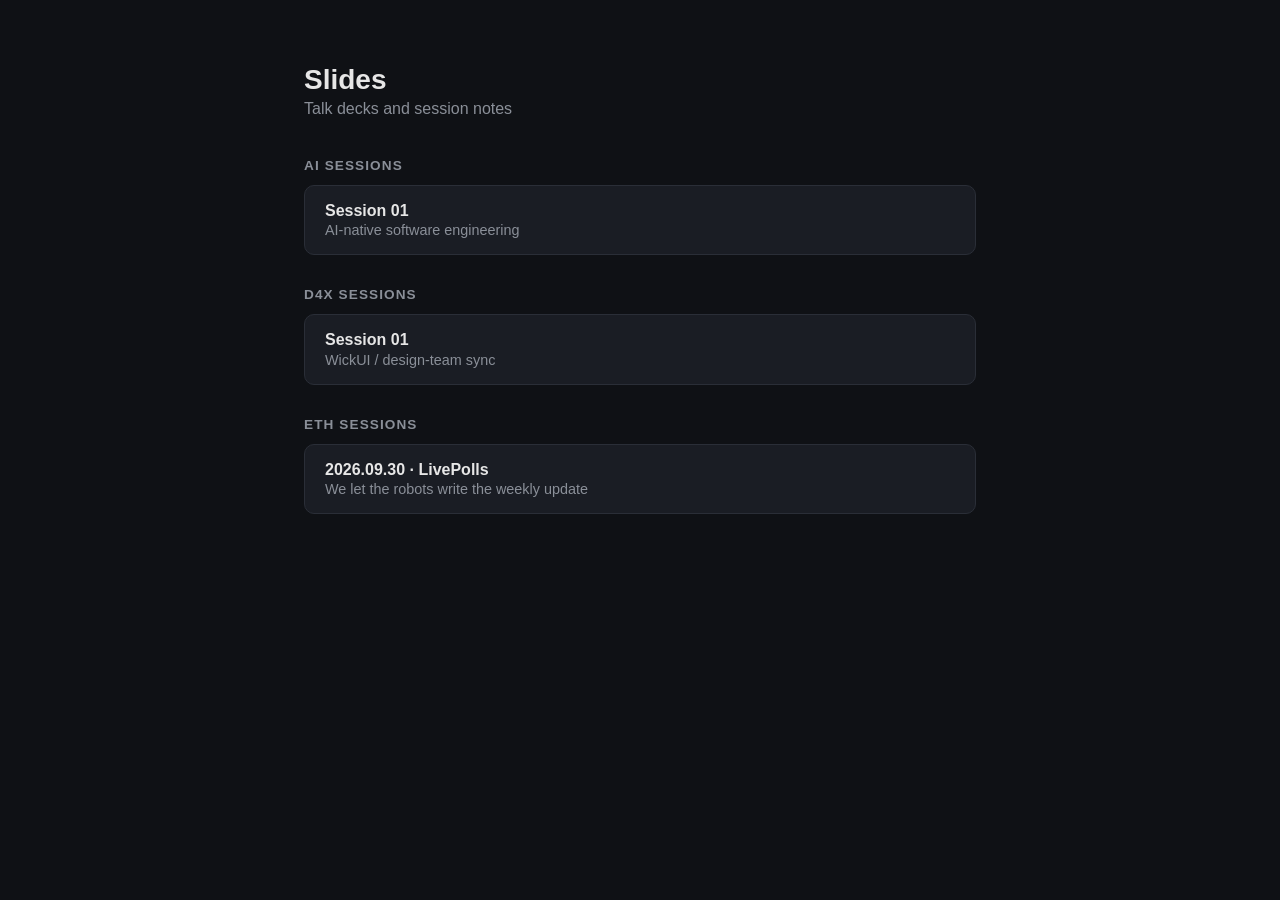
<file: index.html>
<!DOCTYPE html>
<html lang="en">
<head>
<meta charset="UTF-8">
<meta name="viewport" content="width=device-width, initial-scale=1">
<title>Slides</title>
<style>
  :root { color-scheme: dark; }
  * { box-sizing: border-box; }
  body {
    font-family: -apple-system, BlinkMacSystemFont, "Segoe UI", Roboto, sans-serif;
    max-width: 720px;
    margin: 0 auto;
    padding: 4rem 1.5rem;
    background: #0f1115;
    color: #e6e6e6;
  }
  h1 {
    font-size: 1.75rem;
    margin: 0 0 0.25rem;
  }
  p.subtitle {
    color: #8a8f98;
    margin: 0 0 2.5rem;
  }
  .group {
    margin-bottom: 2rem;
  }
  .group h2 {
    font-size: 0.85rem;
    text-transform: uppercase;
    letter-spacing: 0.08em;
    color: #8a8f98;
    margin: 0 0 0.75rem;
  }
  a.card {
    display: block;
    text-decoration: none;
    color: #e6e6e6;
    background: #1a1d24;
    border: 1px solid #2a2e37;
    border-radius: 10px;
    padding: 1rem 1.25rem;
    margin-bottom: 0.5rem;
    transition: border-color 0.15s, background 0.15s;
  }
  a.card:hover {
    border-color: #4a4f5c;
    background: #20242c;
  }
  a.card .title {
    font-weight: 600;
  }
  a.card .desc {
    color: #8a8f98;
    font-size: 0.9rem;
    margin-top: 0.15rem;
  }
</style>
</head>
<body>
<h1>Slides</h1>
<p class="subtitle">Talk decks and session notes</p>

<div class="group">
  <h2>AI Sessions</h2>
  <a class="card" href="ai_sessions/session_01.html">
    <div class="title">Session 01</div>
    <div class="desc">AI-native software engineering</div>
  </a>
</div>

<div class="group">
  <h2>D4X Sessions</h2>
  <a class="card" href="d4x_sessions/session_01.html">
    <div class="title">Session 01</div>
    <div class="desc">WickUI / design-team sync</div>
  </a>
</div>

<div class="group">
  <h2>ETH Sessions</h2>
  <a class="card" href="eth_sessions/2026.09.30/session.html">
    <div class="title">2026.09.30 · LivePolls</div>
    <div class="desc">We let the robots write the weekly update</div>
  </a>
</div>

</body>
</html>
</file>
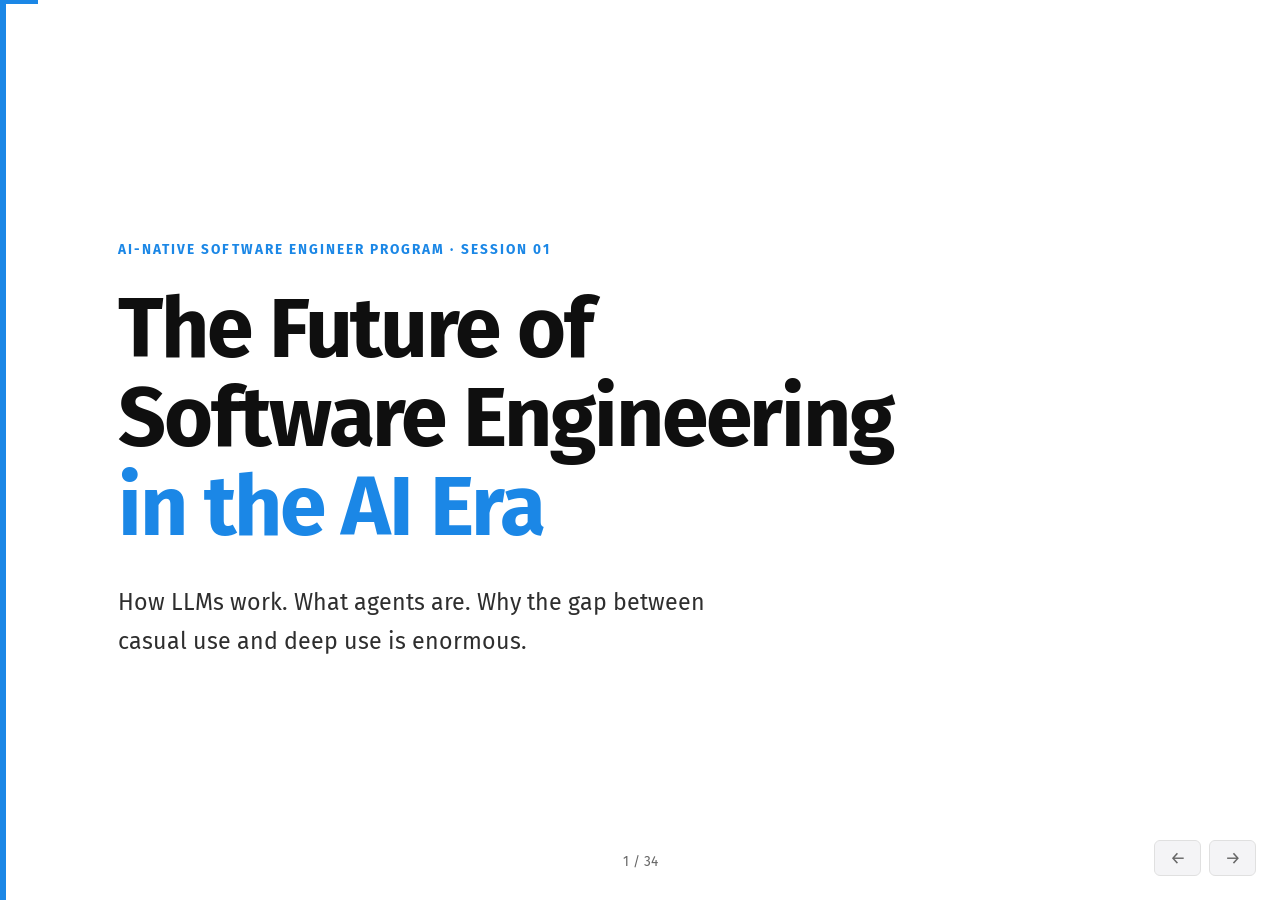
<file: ai_sessions/session_01.html>
<!DOCTYPE html>
<html lang="en">
<head>
  <meta charset="UTF-8" />
  <meta name="viewport" content="width=device-width, initial-scale=1.0" />
  <title>Session 01 — The Future of Software Engineering in the AI Era</title>
  <style>
  /* ============================================================
     Fonts
     ============================================================ */
  @import url('https://fonts.googleapis.com/css2?family=Fira+Sans:ital,wght@0,300;0,400;0,500;0,600;0,700;1,300;1,400;1,500&display=swap');

  /* ============================================================
     base.css  — colors, reset, layout, typography
     ============================================================ */
  :root {
    --wu-color-gray-lead: oklch(47.8% 0.0244 255);
    --wu-color-gray-subtle: oklch(68.9% 0 0);
    --wu-color-gray-switcher: oklch(37.1% 0 0);
    --wu-color-gray-notification: oklch(45% 0 0);
    --wu-color-gray-footer: oklch(71.5% 0 0);
    --wu-color-gray-40: oklch(88.2% 0 0);
    --wu-color-gray-25: oklch(93.1% 0 0);
    --wu-color-gray-20: oklch(0% 0 0 / 6%);
    --wu-color-gray-10: oklch(97% 0 0);
    --wu-color-blue-p: oklch(61.6% 0.1696 251.2);
    --wu-color-blue-p-hover: oklch(70.2% 0.1314 247.4);
    --wu-color-blue-p-hover-deep: oklch(49.5% 0.1695 256.4);
    --wu-color-blue-q: oklch(35.4% 0.1335 266.3);
    --wu-color-blue-deep: oklch(45.1% 0.1159 254.5);
    --wu-color-blue-soft: oklch(93.4% 0.0426 224.9);
    --wu-color-blue-focus: oklch(79.7% 0.0876 245.5);
    --wu-color-blue-sidebar: oklch(96.3% 0.012 259.8);
    --wu-color-blue-sidebar-hover: oklch(91.7% 0.0192 263);
    --wu-color-blue-switcher: oklch(22% 0.083 258.4);
    --wu-color-orange-deep: oklch(72.3% 0.1755 56.7);
    --wu-color-orange-soft: oklch(77.7% 0.1654 73.2);
    --wu-color-yellow-deep: oklch(54.7% 0.1213 66.6);
    --wu-color-yellow-soft: oklch(95% 0.0781 95.7);
    --wu-color-red-deep: oklch(53.1% 0.2178 29.2);
    --wu-color-red-soft: oklch(85.3% 0.0802 18.9);
    --wu-color-maroon: oklch(45.3% 0.186 29.2);
    --wu-color-maroon-hover: oklch(88.5% 0.0593 18.3);
    --wu-color-green-deep: oklch(49.9% 0.1603 139.9);
    --wu-color-green-soft: oklch(93.4% 0.0698 124.3);

    --slide-bg: #fff;
    --slide-text: var(--wu-color-gray-lead);
    --slide-text-subtle: var(--wu-color-gray-subtle);
    --slide-accent: var(--wu-color-blue-p);
    --slide-accent-deep: var(--wu-color-blue-deep);
    --slide-border: var(--wu-color-gray-40);
  }

  *, *::before, *::after { box-sizing: border-box; margin: 0; padding: 0; }

  html, body {
    height: 100%;
    font-family: 'Fira Sans', system-ui, sans-serif;
    font-size: 16px;
    font-weight: 400;
    line-height: 1.5;
    color: var(--slide-text);
    background: var(--slide-bg);
    -webkit-font-smoothing: antialiased;
  }

  .slides { width: 100vw; height: 100vh; overflow: hidden; position: relative; }

  .slide {
    position: absolute;
    inset: 0;
    display: flex;
    flex-direction: column;
    justify-content: center;
    align-items: center;
    padding: 4rem;
    opacity: 0;
    pointer-events: none;
    transition: opacity 0.35s ease;
  }
  .slide.active { opacity: 1; pointer-events: auto; }

  h1 { font-size: 3rem;    font-weight: 700; line-height: 1.15; }
  h2 { font-size: 2.25rem; font-weight: 600; line-height: 1.2;  }
  h3 { font-size: 1.75rem; font-weight: 600; line-height: 1.25; }
  h4 { font-size: 1.25rem; font-weight: 500; }
  p  { font-size: 1.125rem; font-weight: 400; color: var(--slide-text-subtle); }

  strong { font-weight: 600; }
  em     { font-style: italic; }

  .label {
    font-size: 0.75rem; font-weight: 500; letter-spacing: 0.08em;
    text-transform: uppercase; color: var(--slide-text-subtle);
  }

  .text-accent { color: var(--slide-accent); }
  .text-muted  { color: var(--slide-text-subtle); }
  .text-center { text-align: center; }

  .slide-nav {
    position: fixed; bottom: 1.5rem; right: 1.5rem;
    display: flex; gap: 0.5rem; z-index: 100;
  }
  .slide-nav button {
    font-family: inherit; font-size: 0.875rem; padding: 0.4rem 0.9rem;
    border: 1px solid var(--slide-border); border-radius: 6px;
    background: #fff; color: var(--slide-text); cursor: pointer;
    transition: background 0.15s ease, transform 0.15s ease;
  }
  .slide-nav button:hover { background: var(--wu-color-gray-10); }
  .slide-nav button:active { transform: scale(0.92); }

  .slide-counter {
    position: fixed; bottom: 1.75rem; left: 50%; transform: translateX(-50%);
    font-size: 0.8rem; color: var(--slide-text-subtle);
  }

  /* ============================================================
     session_01.css — slide styling
     ============================================================ */
  :root {
    --bg:      #ffffff;
    --fg:      #0f0f0f;
    --fg-sub:  #2e2e2e;
    --fg-muted:#666666;
    --border:  #e0e0e0;
    --surface: #f4f4f6;
    --accent:  var(--wu-color-blue-p);
  }

  body { background: var(--bg); color: var(--fg); }

  .slide { background: var(--bg); padding: 4.5rem 7rem; align-items: flex-start; justify-content: center; }
  .slide.center { align-items: center; text-align: center; }

  h1 { font-size: 5.25rem; font-weight: 700; color: var(--fg); line-height: 1.06; letter-spacing: -0.025em; }
  h2 { font-size: 3.75rem; font-weight: 600; color: var(--fg); line-height: 1.1;  letter-spacing: -0.015em; }
  p  { font-size: 1.45rem; color: var(--fg-sub); line-height: 1.65; }

  .kicker {
    font-size: 0.85rem; font-weight: 700; letter-spacing: 0.15em;
    text-transform: uppercase; color: var(--accent); margin-bottom: 1.5rem;
  }
  .accent { color: var(--accent); }

  .slide.title-slide { border-left: 6px solid var(--accent); }

  .slide.divider { background: var(--accent); }
  .slide.divider h2 { color: #fff; font-size: 3.75rem; }
  .slide.divider .sub { font-size: 1.35rem; color: oklch(100% 0 0 / 65%); margin-top: 0.75rem; }

  .phase-grid { display: grid; grid-template-columns: repeat(4, 1fr); gap: 0.85rem; width: 100%; margin-top: 2rem; }
  .phase-card { border: 1px solid var(--border); border-radius: 10px; padding: 1rem 1.25rem; background: var(--surface); }
  .phase-card .num { font-size: 0.72rem; font-weight: 700; letter-spacing: 0.1em; text-transform: uppercase; color: var(--fg-muted); margin-bottom: 0.3rem; }
  .phase-card .name { font-size: 1rem; font-weight: 500; color: var(--fg-sub); line-height: 1.3; }
  .phase-card.active { border-color: var(--accent); background: oklch(61.6% 0.1696 251.2 / 8%); }
  .phase-card.active .num  { color: var(--accent); }
  .phase-card.active .name { color: var(--fg); font-weight: 700; }

  .flow { display: flex; flex-direction: column; align-items: center; width: 100%; max-width: 680px; margin: 0 auto; }
  .flow-input { padding: 0.7rem 2.5rem; border: 3px solid var(--fg); border-radius: 12px; font-size: 1.5rem; font-weight: 700; color: var(--fg); }
  .flow-arrow { width: 2px; height: 24px; background: var(--border); position: relative; }
  .flow-arrow::after { content: ''; position: absolute; bottom: -6px; left: 50%; transform: translateX(-50%); border-left: 6px solid transparent; border-right: 6px solid transparent; border-top: 8px solid var(--border); }
  .flow-row { display: flex; align-items: center; gap: 1.25rem; width: 100%; padding: 0.5rem 0; }
  .flow-label { font-size: 1rem; font-weight: 700; color: var(--fg); width: 75px; flex-shrink: 0; }
  .flow-dash { flex: 1; border-top: 2px dashed var(--border); }
  .flow-chips { display: flex; gap: 0.65rem; }

  .chip { padding: 0.45rem 1.1rem; border-radius: 8px; font-size: 1.1rem; font-weight: 700; background: transparent; }
  .chip-blue  { border: 2.5px solid oklch(61.6% 0.1696 251.2); color: oklch(33% 0.13 254); }
  .chip-green { border: 2.5px solid oklch(49.9% 0.1603 139.9); color: oklch(31% 0.12 140); }
  .chip-red   { border: 2.5px solid oklch(53.1% 0.2178 29.2);  color: oklch(36% 0.19 29);  }
  .chip-orange{ border: 2.5px solid oklch(65%   0.16   50);    color: oklch(38% 0.15 50);  }

  .thinking { font-size: 1.15rem; font-style: italic; color: var(--fg-muted); }

  .token-compare { display: flex; flex-direction: column; gap: 1.5rem; margin-top: 2.25rem; }
  .token-line    { display: flex; align-items: center; gap: 1.25rem; }
  .token-count   { font-size: 1rem; font-weight: 700; color: var(--fg-muted); width: 90px; flex-shrink: 0; }

  .prob-list { display: flex; flex-direction: column; gap: 0.85rem; margin-top: 2.25rem; width: 100%; max-width: 600px; }
  .prob-row { display: flex; align-items: center; gap: 1.1rem; }
  .prob-label { font-size: 1.05rem; font-weight: 700; width: 110px; flex-shrink: 0; color: var(--fg); font-family: monospace; }
  .prob-bar-wrap { flex: 1; height: 28px; background: var(--surface); border-radius: 6px; overflow: hidden; border: 1px solid var(--border); }
  .prob-bar { height: 100%; background: oklch(61.6% 0.1696 251.2 / 25%); border-right: 2px solid var(--accent); display: flex; align-items: center; padding-left: 0.6rem; font-size: 0.82rem; font-weight: 700; color: var(--accent); }
  .prob-bar.top { background: oklch(61.6% 0.1696 251.2 / 45%); }

  .train-steps { display: flex; align-items: center; margin-top: 2.5rem; flex-wrap: wrap; }
  .train-step { display: flex; flex-direction: column; align-items: center; gap: 0.35rem; }
  .train-box { padding: 0.6rem 1.25rem; border: 2px solid var(--border); border-radius: 8px; font-size: 0.95rem; font-weight: 600; color: var(--fg-sub); background: var(--surface); white-space: nowrap; }
  .train-box.accent-box { border-color: var(--accent); color: var(--accent); background: oklch(61.6% 0.1696 251.2 / 6%); }
  .train-arrow { font-size: 1.4rem; color: var(--border); padding: 0 0.4rem; line-height: 1; align-self: center; }

  .rlhf-steps { display: flex; flex-direction: column; margin-top: 2rem; width: 100%; max-width: 620px; }
  .rlhf-row { display: flex; align-items: flex-start; gap: 1.25rem; padding: 0.85rem 1.25rem; border-bottom: 1px solid var(--border); background: var(--surface); }
  .rlhf-row:first-child { border-radius: 12px 12px 0 0; }
  .rlhf-row:last-child  { border-bottom: none; border-radius: 0 0 12px 12px; }
  .rlhf-num   { font-size: 0.72rem; font-weight: 700; color: var(--accent); width: 24px; flex-shrink: 0; padding-top: 0.15rem; }
  .rlhf-title { font-size: 1rem;    font-weight: 700; color: var(--fg); }
  .rlhf-desc  { font-size: 0.92rem; color: var(--fg-muted); margin-top: 0.2rem; }

  .terminal { background: #0e0e0e; border-radius: 12px; padding: 1.5rem 2rem; margin-top: 2.5rem; width: 100%; max-width: 640px; font-family: 'Fira Sans', monospace; }
  .terminal-bar { display: flex; gap: 0.5rem; margin-bottom: 1rem; }
  .terminal-dot { width: 12px; height: 12px; border-radius: 50%; }
  .terminal-dot:nth-child(1) { background: #ff5f57; }
  .terminal-dot:nth-child(2) { background: #febc2e; }
  .terminal-dot:nth-child(3) { background: #28c840; }
  .terminal-line   { font-size: 1.1rem; line-height: 1.8; color: #ccc; }
  .terminal-prompt { color: #528bff; }
  .terminal-cmd    { color: #efefef; }
  .terminal-cursor { display: inline-block; width: 2px; height: 1.2em; background: #528bff; animation: blink 1s step-end infinite; vertical-align: text-bottom; margin-left: 2px; }
  @keyframes blink { 50% { opacity: 0; } }

  .param-grid { display: grid; grid-template-columns: repeat(5, 1fr); gap: 0.5rem; margin-top: 2rem; width: 100%; max-width: 620px; }
  .param-cell { padding: 0.4rem 0.5rem; border-radius: 6px; background: var(--surface); border: 1px solid var(--border); font-size: 0.8rem; font-family: monospace; color: var(--fg-muted); text-align: center; }
  .param-cell.hot { border-color: var(--accent); color: var(--accent); background: oklch(61.6% 0.1696 251.2 / 8%); }

  .tool-loop { display: flex; flex-direction: column; margin-top: 2rem; width: 100%; max-width: 580px; }
  .loop-row { display: flex; align-items: center; gap: 1rem; padding: 0.75rem 1.25rem; border-bottom: 1px solid var(--border); background: var(--surface); }
  .loop-row:first-child { border-radius: 12px 12px 0 0; }
  .loop-row:last-child  { border-bottom: none; border-radius: 0 0 12px 12px; }
  .loop-icon  { font-size: 1.2rem; width: 28px; flex-shrink: 0; text-align: center; }
  .loop-text  { font-size: 1rem; color: var(--fg-sub); }
  .loop-text strong { color: var(--fg); font-weight: 700; }
  .loop-badge { margin-left: auto; font-size: 0.7rem; font-weight: 700; letter-spacing: 0.08em; text-transform: uppercase; color: var(--accent); border: 1px solid var(--accent); border-radius: 4px; padding: 0.15rem 0.5rem; }

  .thinking-block { width: 100%; max-width: 620px; margin-top: 2rem; }
  .thinking-inner { border: 1.5px dashed var(--border); border-radius: 10px; padding: 1rem 1.5rem; background: var(--surface); margin-bottom: 1rem; }
  .thinking-label { font-size: 0.72rem; font-weight: 700; letter-spacing: 0.1em; text-transform: uppercase; color: var(--fg-muted); margin-bottom: 0.5rem; }
  .thinking-text { font-size: 0.95rem; color: var(--fg-muted); font-style: italic; line-height: 1.5; }
  .answer-inner { border: 1.5px solid var(--accent); border-radius: 10px; padding: 1rem 1.5rem; background: oklch(61.6% 0.1696 251.2 / 5%); }
  .answer-label { font-size: 0.72rem; font-weight: 700; letter-spacing: 0.1em; text-transform: uppercase; color: var(--accent); margin-bottom: 0.5rem; }
  .answer-text { font-size: 1rem; color: var(--fg-sub); line-height: 1.5; }

  .attn-demo { display: flex; flex-direction: column; gap: 1.5rem; margin-top: 2.25rem; width: 100%; max-width: 640px; }
  .attn-sentence { display: flex; gap: 0.5rem; align-items: center; flex-wrap: wrap; }
  .attn-word { padding: 0.4rem 0.85rem; border-radius: 7px; font-size: 1.1rem; font-weight: 600; border: 2px solid var(--border); color: var(--fg-sub); background: var(--surface); }
  .attn-word.focus  { border-color: var(--accent); color: var(--accent); background: oklch(61.6% 0.1696 251.2 / 8%); }
  .attn-word.strong { border-color: oklch(49.9% 0.1603 139.9); color: oklch(31% 0.12 140); background: oklch(49.9% 0.1603 139.9 / 8%); }
  .attn-label { font-size: 0.8rem; color: var(--fg-muted); margin-left: 0.5rem; }

  .ctx-bar { width: 100%; max-width: 600px; height: 52px; border-radius: 10px; border: 2px solid var(--border); display: flex; overflow: hidden; margin: 2rem auto 0; }
  .ctx-used { width: 70%; background: oklch(61.6% 0.1696 251.2 / 15%); border-right: 2px dashed var(--accent); display: flex; align-items: center; justify-content: center; font-size: 0.85rem; font-weight: 700; color: var(--accent); letter-spacing: 0.06em; }
  .ctx-free { flex: 1; display: flex; align-items: center; justify-content: center; font-size: 0.85rem; color: var(--fg-muted); letter-spacing: 0.05em; }

  .harness-box { border: 1px solid var(--border); border-radius: 14px; overflow: hidden; margin-top: 2rem; width: 100%; max-width: 680px; }
  .layer { display: flex; align-items: flex-start; gap: 1.5rem; padding: 1rem 1.5rem; border-bottom: 1px solid var(--border); background: var(--surface); }
  .layer:last-child { border-bottom: none; }
  .layer-label { font-size: 0.72rem; font-weight: 700; letter-spacing: 0.1em; text-transform: uppercase; color: var(--accent); width: 140px; flex-shrink: 0; padding-top: 0.15rem; }
  .layer-desc { font-size: 1.05rem; color: var(--fg-sub); line-height: 1.55; }

  .tools-row { display: flex; gap: 1.1rem; margin-top: 2.25rem; flex-wrap: wrap; }
  .tool-chip { padding: 0.65rem 1.5rem; border-radius: 10px; border: 1.5px solid var(--border); font-size: 1.1rem; font-weight: 500; color: var(--fg-sub); background: var(--surface); }
  .tool-chip.highlight { border-color: var(--accent); color: var(--accent); background: oklch(61.6% 0.1696 251.2 / 6%); font-weight: 700; }

  .agenda { list-style: none; margin-top: 2.5rem; display: flex; flex-direction: column; width: 100%; }
  .agenda li { display: flex; align-items: flex-start; gap: 1.5rem; padding: 1.5rem 0; border-bottom: 1px solid var(--border); }
  .agenda li:last-child { border-bottom: none; }
  .ag-time  { font-size: 0.9rem;  font-weight: 700; color: var(--accent); width: 60px; flex-shrink: 0; padding-top: 0.2rem; }
  .ag-title { font-size: 1.2rem;  font-weight: 700; color: var(--fg); }
  .ag-desc  { font-size: 1rem;    color: var(--fg-muted); margin-top: 0.2rem; }

  .workflow-list { list-style: none; margin-top: 2.25rem; display: flex; flex-direction: column; gap: 1.25rem; }
  .workflow-list li { display: flex; align-items: baseline; gap: 1.25rem; }
  .wl-tool { font-size: 1.1rem; font-weight: 700; color: var(--accent); width: 120px; flex-shrink: 0; }
  .wl-desc { font-size: 1.1rem; color: var(--fg-sub); }

  /* Two-host stack comparison */
  .stacks { display: flex; gap: 3.5rem; width: 100%; margin-top: 1.75rem; }
  .stack { flex: 1; min-width: 0; }
  .stack-head { display: flex; align-items: baseline; gap: 0.7rem; margin-bottom: 1.1rem; padding-bottom: 0.6rem; border-bottom: 2px solid var(--border); }
  .stack-who { font-size: 1.5rem; font-weight: 700; color: var(--fg); }
  .stack-tag { font-size: 0.72rem; font-weight: 700; letter-spacing: 0.12em; text-transform: uppercase; color: var(--accent); }
  .stack ul { list-style: none; display: flex; flex-direction: column; gap: 0.85rem; }
  .stack .t { font-size: 1.05rem; font-weight: 700; color: var(--accent); display: flex; align-items: center; gap: 0.5rem; }
  .stack .d { font-size: 0.92rem; color: var(--fg-sub); line-height: 1.4; margin-top: 0.15rem; }
  .sec { font-size: 0.6rem; font-weight: 700; letter-spacing: 0.08em; text-transform: uppercase; padding: 0.1rem 0.45rem; border-radius: 4px; border: 1px solid var(--border); color: var(--fg-muted); background: var(--surface); }
  .sec-pri { color: var(--accent); border-color: var(--accent); background: oklch(61.6% 0.1696 251.2 / 8%); }

  .speakers-row { display: flex; gap: 5rem; margin-top: 3.5rem; align-items: flex-start; }
  .speaker { display: flex; flex-direction: column; align-items: center; gap: 1rem; }
  .speaker img { width: 160px; height: 160px; border-radius: 50%; object-fit: cover; object-position: center top; border: 3px solid var(--border); box-shadow: 0 6px 32px oklch(0% 0 0 / 10%); }
  .speaker-name { font-size: 1.15rem; font-weight: 700; color: var(--fg); }
  .speaker-role { font-size: 0.9rem;  color: var(--fg-muted); margin-top: -0.4rem; }

  .slide-nav button { background: var(--surface); color: var(--fg-muted); border-color: var(--border); font-size: 1.1rem; }
  .slide-nav button:hover { color: var(--fg); }
  .slide-counter { color: var(--fg-muted); font-size: 0.85rem; }

  /* ============================================================
     Animations — entrance reveals retrigger on .active
     ============================================================ */
  @media (prefers-reduced-motion: no-preference) {
    @keyframes riseIn   { from { opacity: 0; transform: translateY(28px); } to { opacity: 1; transform: none; } }
    @keyframes popIn    { from { opacity: 0; transform: scale(0.86); }      to { opacity: 1; transform: none; } }
    @keyframes slideInL { from { opacity: 0; transform: translateX(-24px); } to { opacity: 1; transform: none; } }
    @keyframes growBar  { from { transform: scaleX(0); }                    to { transform: scaleX(1); } }

    /* Headlines & body copy */
    .slide.active .kicker     { animation: riseIn 0.5s ease both; }
    .slide.active h1          { animation: riseIn 0.6s cubic-bezier(.2,.7,.2,1) 0.05s both; }
    .slide.active h2          { animation: riseIn 0.6s cubic-bezier(.2,.7,.2,1) 0.05s both; }
    .slide.active > p,
    .slide.active .flow,
    .slide.active .terminal,
    .slide.active .ctx-bar    { animation: riseIn 0.6s ease 0.15s both; }
    .slide.active > p ~ p     { animation-delay: 0.28s; }

    /* Divider slides */
    .slide.divider.active h2  { animation: popIn 0.55s cubic-bezier(.2,.8,.2,1) both; }
    .slide.divider.active .sub{ animation: riseIn 0.5s ease 0.2s both; }

    /* Staggered groups */
    .slide.active .phase-card { animation: popIn 0.5s ease both; }
    .slide.active .phase-card:nth-child(1){animation-delay:.10s} .slide.active .phase-card:nth-child(2){animation-delay:.16s}
    .slide.active .phase-card:nth-child(3){animation-delay:.22s} .slide.active .phase-card:nth-child(4){animation-delay:.28s}
    .slide.active .phase-card:nth-child(5){animation-delay:.34s} .slide.active .phase-card:nth-child(6){animation-delay:.40s}
    .slide.active .phase-card:nth-child(7){animation-delay:.46s} .slide.active .phase-card:nth-child(8){animation-delay:.52s}

    .slide.active .flow-chips .chip { animation: popIn 0.45s ease both; }
    .slide.active .flow-chips .chip:nth-child(1){animation-delay:.20s} .slide.active .flow-chips .chip:nth-child(2){animation-delay:.32s}
    .slide.active .flow-chips .chip:nth-child(3){animation-delay:.44s} .slide.active .flow-chips .chip:nth-child(4){animation-delay:.56s}
    .slide.active .flow-chips .chip:nth-child(5){animation-delay:.68s}

    .slide.active .param-cell { animation: popIn 0.4s ease both; }
    .slide.active .param-cell:nth-child(1){animation-delay:.05s}  .slide.active .param-cell:nth-child(2){animation-delay:.09s}
    .slide.active .param-cell:nth-child(3){animation-delay:.13s}  .slide.active .param-cell:nth-child(4){animation-delay:.17s}
    .slide.active .param-cell:nth-child(5){animation-delay:.21s}  .slide.active .param-cell:nth-child(6){animation-delay:.25s}
    .slide.active .param-cell:nth-child(7){animation-delay:.29s}  .slide.active .param-cell:nth-child(8){animation-delay:.33s}
    .slide.active .param-cell:nth-child(9){animation-delay:.37s}  .slide.active .param-cell:nth-child(10){animation-delay:.41s}
    .slide.active .param-cell:nth-child(11){animation-delay:.45s} .slide.active .param-cell:nth-child(12){animation-delay:.49s}
    .slide.active .param-cell:nth-child(13){animation-delay:.53s} .slide.active .param-cell:nth-child(14){animation-delay:.57s}
    .slide.active .param-cell:nth-child(15){animation-delay:.61s}

    .slide.active .rlhf-row,
    .slide.active .loop-row,
    .slide.active .layer,
    .slide.active .agenda li,
    .slide.active .workflow-list li,
    .slide.active .token-line { animation: slideInL 0.5s ease both; }
    .slide.active .rlhf-row:nth-child(1),.slide.active .loop-row:nth-child(1),.slide.active .layer:nth-child(1),.slide.active .agenda li:nth-child(1),.slide.active .workflow-list li:nth-child(1),.slide.active .token-line:nth-child(1){animation-delay:.15s}
    .slide.active .rlhf-row:nth-child(2),.slide.active .loop-row:nth-child(2),.slide.active .layer:nth-child(2),.slide.active .agenda li:nth-child(2),.slide.active .workflow-list li:nth-child(2),.slide.active .token-line:nth-child(2){animation-delay:.27s}
    .slide.active .rlhf-row:nth-child(3),.slide.active .loop-row:nth-child(3),.slide.active .layer:nth-child(3),.slide.active .agenda li:nth-child(3),.slide.active .workflow-list li:nth-child(3){animation-delay:.39s}
    .slide.active .rlhf-row:nth-child(4),.slide.active .loop-row:nth-child(4),.slide.active .layer:nth-child(4),.slide.active .workflow-list li:nth-child(4){animation-delay:.51s}

    .slide.active .attn-sentence { animation: riseIn 0.55s ease both; }
    .slide.active .attn-sentence:nth-child(1){animation-delay:.15s}
    .slide.active .attn-sentence:nth-child(2){animation-delay:.45s}

    .slide.active .speaker { animation: popIn 0.6s cubic-bezier(.2,.8,.2,1) both; }
    .slide.active .speaker:nth-child(2){animation-delay:.18s}

    .slide.active .tool-chip { animation: popIn 0.45s ease both; }
    .slide.active .tool-chip:nth-child(1){animation-delay:.1s} .slide.active .tool-chip:nth-child(2){animation-delay:.2s}
    .slide.active .tool-chip:nth-child(3){animation-delay:.3s} .slide.active .tool-chip:nth-child(4){animation-delay:.4s}

    .slide.active .train-step { animation: popIn 0.45s ease both; }
    .slide.active .train-step:nth-child(1){animation-delay:.1s} .slide.active .train-step:nth-child(3){animation-delay:.22s}
    .slide.active .train-step:nth-child(5){animation-delay:.34s} .slide.active .train-step:nth-child(7){animation-delay:.46s}
    .slide.active .train-step:nth-child(9){animation-delay:.58s}
    .slide.active .train-arrow { animation: popIn 0.4s ease both; }

    /* Probability bars grow from the left */
    .slide.active .prob-bar { transform-origin: left center; animation: growBar 0.7s cubic-bezier(.2,.8,.2,1) both; }
    .slide.active .prob-row:nth-child(1) .prob-bar{animation-delay:.2s} .slide.active .prob-row:nth-child(2) .prob-bar{animation-delay:.34s}
    .slide.active .prob-row:nth-child(3) .prob-bar{animation-delay:.48s} .slide.active .prob-row:nth-child(4) .prob-bar{animation-delay:.62s}

    .slide.active .thinking-inner { animation: riseIn 0.5s ease 0.15s both; }
    .slide.active .answer-inner   { animation: riseIn 0.5s ease 0.45s both; }

    .slide.active .stack { animation: riseIn 0.55s ease both; }
    .slide.active .stack:nth-child(1){ animation-delay: 0.10s; }
    .slide.active .stack:nth-child(2){ animation-delay: 0.24s; }
  }

  /* Top progress bar */
  .progress-bar { position: fixed; top: 0; left: 0; height: 4px; background: var(--accent); width: 0; z-index: 100; transition: width 0.35s cubic-bezier(.2,.8,.2,1); }

  /* Productivity Paradox slide */
  .paradox-wrap { display: flex; flex-direction: column; gap: 2rem; margin-top: 2.5rem; width: 100%; max-width: 720px; }
  .paradox-metrics { display: flex; gap: 2rem; }
  .paradox-metric { flex: 1; border: 1px solid var(--border); border-radius: 14px; padding: 1.5rem 1.75rem; background: var(--surface); display: flex; flex-direction: column; gap: 0.4rem; }
  .paradox-metric.dim { opacity: 0.95; }
  .paradox-metric.lit { border-color: var(--accent); background: oklch(61.6% 0.1696 251.2 / 6%); }
  .paradox-metric-label { font-size: 0.72rem; font-weight: 700; letter-spacing: 0.12em; text-transform: uppercase; color: var(--fg-muted); }
  .paradox-metric.lit .paradox-metric-label { color: var(--accent); }
  .paradox-metric-value { font-size: 3rem; font-weight: 700; color: var(--fg); letter-spacing: -0.03em; line-height: 1; }
  .paradox-metric.lit .paradox-metric-value { color: var(--accent); }
  .paradox-metric-sub { font-size: 0.88rem; color: var(--fg-muted); margin-top: 0.25rem; line-height: 1.4; }
  .paradox-pipeline { display: flex; align-items: stretch; gap: 0; width: 100%; }
  .paradox-step { flex: 1; display: flex; flex-direction: column; align-items: center; justify-content: center; gap: 0.2rem; padding: 0.55rem 0.5rem; border: 1.5px solid var(--border); border-radius: 8px; background: var(--surface); }
  .paradox-step.fast { border-color: var(--accent); background: oklch(61.6% 0.1696 251.2 / 8%); }
  .paradox-step-name { font-size: 0.8rem; font-weight: 700; color: var(--fg-muted); white-space: nowrap; }
  .paradox-step.fast .paradox-step-name { color: var(--accent); }
  .paradox-step-tag { font-size: 0.6rem; font-weight: 700; letter-spacing: 0.08em; text-transform: uppercase; color: var(--accent); background: oklch(61.6% 0.1696 251.2 / 18%); padding: 0.1rem 0.3rem; border-radius: 4px; }
  .paradox-step-slow { font-size: 0.6rem; font-weight: 700; letter-spacing: 0.08em; text-transform: uppercase; color: var(--fg-muted); }
  .paradox-arr { font-size: 0.9rem; color: var(--border); padding: 0 0.3rem; flex-shrink: 0; align-self: center; }
  .paradox-quote { font-size: 1.15rem; font-style: italic; color: var(--fg-muted); border-left: 3px solid var(--accent); padding-left: 1.1rem; line-height: 1.55; }

  @media (prefers-reduced-motion: no-preference) {
    .slide.active .paradox-metrics { animation: riseIn 0.55s ease 0.15s both; }
    .slide.active .paradox-pipeline { animation: riseIn 0.55s ease 0.38s both; }
    .slide.active .paradox-quote { animation: riseIn 0.5s ease 0.62s both; }
  }

  /* AI-native engineer flow slide */
  .eng-flow-wrap { display: flex; flex-direction: column; gap: 2.75rem; margin-top: 2.25rem; width: 100%; }
  .eng-row { display: flex; align-items: center; gap: 1.25rem; }
  .eng-row-label { font-size: 0.72rem; font-weight: 700; letter-spacing: 0.12em; text-transform: uppercase; color: var(--fg-muted); width: 80px; flex-shrink: 0; line-height: 1.4; }
  .eng-row-label.is-native { color: var(--accent); }
  .eng-pipeline { display: flex; align-items: stretch; flex: 1; gap: 0; }
  .eng-step { display: flex; flex-direction: column; align-items: center; gap: 0.2rem; padding: 0.55rem 0.75rem; border: 2px solid var(--border); border-radius: 10px; flex: 1; background: var(--surface); }
  .eng-step.dim { opacity: 0.35; }
  .eng-step.lit { border-color: var(--accent); background: oklch(61.6% 0.1696 251.2 / 8%); }
  .eng-step.native { border-color: var(--accent); background: oklch(61.6% 0.1696 251.2 / 7%); }
  .eng-step-badge { font-size: 0.6rem; font-weight: 700; letter-spacing: 0.1em; text-transform: uppercase; color: var(--accent); background: oklch(61.6% 0.1696 251.2 / 18%); padding: 0.1rem 0.35rem; border-radius: 4px; margin-bottom: 0.15rem; }
  .eng-step-name { font-size: 0.88rem; font-weight: 700; color: var(--fg); white-space: nowrap; }
  .eng-step.dim .eng-step-name { color: var(--fg-muted); }
  .eng-step-hint { font-size: 0.68rem; color: var(--fg-muted); text-align: center; line-height: 1.3; margin-top: 0.15rem; }
  .eng-arr { font-size: 1rem; color: var(--border); padding: 0 0.35rem; flex-shrink: 0; align-self: center; }
  .eng-arr.is-native { color: var(--accent); opacity: 0.5; }

  @media (prefers-reduced-motion: no-preference) {
    .slide.active .eng-row { animation: riseIn 0.55s ease both; }
    .slide.active .eng-row:nth-child(1) { animation-delay: 0.15s; }
    .slide.active .eng-row:nth-child(2) { animation-delay: 0.42s; }
  }
  </style>
</head>
<body>

<div class="slides">

  <!-- 01 · TITLE -->
  <div class="slide title-slide active">
    <div class="kicker">AI-Native Software Engineer Program · Session 01</div>
    <h1>The Future of<br>Software Engineering<br><span class="accent">in the AI Era</span></h1>
    <p style="margin-top: 2rem; max-width: 620px;">How LLMs work. What agents are. Why the gap between casual use and deep use is enormous.</p>
  </div>

  <!-- 02 · SPEAKERS -->
  <div class="slide center">
    <div class="kicker">Your hosts</div>
    <div class="speakers-row">
      <div class="speaker">
        <img src="sifat.png" alt="Salauddin Omar Sifat" />
        <div class="speaker-name">Salauddin Omar Sifat</div>
        <div class="speaker-role">Sr. Software Engineer · C-Fat</div>
      </div>
      <div class="speaker">
        <img src="anik.png" alt="Khairul Anik" />
        <div class="speaker-name">Khairul Anik</div>
        <div class="speaker-role">Software Engineer · Frontend</div>
      </div>
    </div>
  </div>

  <!-- 03 · THE "BUT" SLIDE -->
  <div class="slide">
    <div class="kicker">Let's be honest</div>
    <h2>You've tried it.<br>It was <span class="accent">fine.</span></h2>
    <p style="margin-top: 2rem; max-width: 620px;">You've pasted an error into ChatGPT. You've used Copilot autocomplete. It helped sometimes. It hallucinated sometimes. You moved on.</p>
    <p style="margin-top: 1.1rem; max-width: 620px;">That experience is not what we're here to talk about.</p>
  </div>

  <!-- 04 · THESIS -->
  <div class="slide center">
    <h1 style="max-width: 820px; margin: 0 auto;">The engineers who <span class="accent">understand</span> this will outpace those who don't.</h1>
    <p style="margin-top: 2rem; max-width: 600px;">Not because AI replaces them. Because they move differently.</p>
  </div>

  <!-- 05 · PRODUCTIVITY PARADOX -->
  <div class="slide">
    <div class="kicker">The productivity illusion</div>
    <h2>Coding faster ≠ <span class="accent">shipping faster.</span></h2>
    <div class="paradox-wrap">

      <div class="paradox-metrics">
        <div class="paradox-metric lit">
          <div class="paradox-metric-label">Coding speed</div>
          <div class="paradox-metric-value">↑↑</div>
          <div class="paradox-metric-sub">AI autocomplete, generation, and refactoring feel genuinely fast.</div>
        </div>
        <div class="paradox-metric dim">
          <div class="paradox-metric-label">Delivery speed</div>
          <div class="paradox-metric-value">1.1×</div>
          <div class="paradox-metric-sub">PRD, Spec, Tests, and Review are still done manually — they're the bottleneck.</div>
        </div>
      </div>

      <div class="paradox-pipeline">
        <div class="paradox-step"><div class="paradox-step-name">PRD / Proto</div><div class="paradox-step-slow">manual</div></div>
        <div class="paradox-arr">→</div>
        <div class="paradox-step"><div class="paradox-step-name">Plan</div><div class="paradox-step-slow">manual</div></div>
        <div class="paradox-arr">→</div>
        <div class="paradox-step"><div class="paradox-step-name">Spec</div><div class="paradox-step-slow">manual</div></div>
        <div class="paradox-arr">→</div>
        <div class="paradox-step"><div class="paradox-step-name">Tests</div><div class="paradox-step-slow">manual</div></div>
        <div class="paradox-arr">→</div>
        <div class="paradox-step fast"><div class="paradox-step-tag">AI</div><div class="paradox-step-name">Code</div></div>
        <div class="paradox-arr">→</div>
        <div class="paradox-step"><div class="paradox-step-name">Review</div><div class="paradox-step-slow">manual</div></div>
      </div>

      <div class="paradox-quote">"An hour lost at a bottleneck is an hour lost for the entire system." — Eliyahu Goldratt</div>
    </div>
  </div>

  <!-- 06 · AI-NATIVE ENGINEER -->
  <div class="slide">
    <div class="kicker">What makes an AI-native engineer</div>
    <h2>Most focus only on <span class="accent">Code.</span></h2>
    <div class="eng-flow-wrap">

      <!-- Row 1: Typical engineer -->
      <div class="eng-row">
        <div class="eng-row-label">Typical</div>
        <div class="eng-pipeline">
          <div class="eng-step dim"><div class="eng-step-name">PRD / Proto</div></div>
          <div class="eng-arr">→</div>
          <div class="eng-step dim"><div class="eng-step-name">Plan</div></div>
          <div class="eng-arr">→</div>
          <div class="eng-step dim"><div class="eng-step-name">Spec</div></div>
          <div class="eng-arr">→</div>
          <div class="eng-step dim"><div class="eng-step-name">Tests</div></div>
          <div class="eng-arr">→</div>
          <div class="eng-step lit">
            <div class="eng-step-badge">AI used here</div>
            <div class="eng-step-name">Code</div>
          </div>
          <div class="eng-arr">→</div>
          <div class="eng-step dim"><div class="eng-step-name">Review</div></div>
        </div>
      </div>

      <!-- Row 2: AI-native engineer -->
      <div class="eng-row">
        <div class="eng-row-label is-native">AI-native</div>
        <div class="eng-pipeline">
          <div class="eng-step native">
            <div class="eng-step-badge">AI</div>
            <div class="eng-step-name">PRD / Proto</div>
            <div class="eng-step-hint">Draft scope, surface gaps early</div>
          </div>
          <div class="eng-arr is-native">→</div>
          <div class="eng-step native">
            <div class="eng-step-badge">AI</div>
            <div class="eng-step-name">Plan</div>
            <div class="eng-step-hint">Explore approaches, spot risks</div>
          </div>
          <div class="eng-arr is-native">→</div>
          <div class="eng-step native">
            <div class="eng-step-badge">AI</div>
            <div class="eng-step-name">Spec</div>
            <div class="eng-step-hint">Edge cases, contracts, ambiguity</div>
          </div>
          <div class="eng-arr is-native">→</div>
          <div class="eng-step native">
            <div class="eng-step-badge">AI</div>
            <div class="eng-step-name">Tests</div>
            <div class="eng-step-hint">Generate cases before writing code</div>
          </div>
          <div class="eng-arr is-native">→</div>
          <div class="eng-step native">
            <div class="eng-step-badge">AI</div>
            <div class="eng-step-name">Code</div>
            <div class="eng-step-hint">Implement with full context</div>
          </div>
          <div class="eng-arr is-native">→</div>
          <div class="eng-step native">
            <div class="eng-step-badge">AI</div>
            <div class="eng-step-name">Review</div>
            <div class="eng-step-hint">Catch bugs, refactor, document</div>
          </div>
        </div>
      </div>

    </div>
    <p style="margin-top: 2rem; max-width: 700px;">Better spec &rarr; better code. Better plan &rarr; fewer rewrites. The leverage compounds at every step.</p>
  </div>

  <!-- 06 · ROADMAP (was 05) -->
  <div class="slide">
    <div class="kicker">The Program · Beta</div>
    <h2>8 Phases. <span class="accent">36 Sessions.</span></h2>
    <div class="phase-grid">
      <div class="phase-card active"><div class="num">Phase 1 · Today</div><div class="name">AI Mindset &amp; Foundations</div></div>
      <div class="phase-card"><div class="num">Phase 2</div><div class="name">AI-Powered Development</div></div>
      <div class="phase-card"><div class="num">Phase 3</div><div class="name">AI-Powered Learning</div></div>
      <div class="phase-card"><div class="num">Phase 4</div><div class="name">Building AI Applications</div></div>
      <div class="phase-card"><div class="num">Phase 5</div><div class="name">AI in Engineering Teams</div></div>
      <div class="phase-card"><div class="num">Phase 6</div><div class="name">Production AI Engineering</div></div>
      <div class="phase-card"><div class="num">Phase 7</div><div class="name">AI Leadership</div></div>
      <div class="phase-card"><div class="num">Phase 8</div><div class="name">Future Trends</div></div>
    </div>
  </div>

  <!-- 06 · TODAY -->
  <div class="slide">
    <div class="kicker">Today's session</div>
    <h2>What we'll cover</h2>
    <ul class="agenda">
      <li>
        <span class="ag-time">20 min</span>
        <div>
          <div class="ag-title">How LLMs Actually Work</div>
          <div class="ag-desc">Tokens, context windows, vocabulary — what that means for you as an engineer</div>
        </div>
      </li>
      <li>
        <span class="ag-time">15 min</span>
        <div>
          <div class="ag-title">What an Agent Harness Is</div>
          <div class="ag-desc">The scaffolding that turns a raw model into a thinking partner</div>
        </div>
      </li>
      <li>
        <span class="ag-time">5 min</span>
        <div>
          <div class="ag-title">A Glimpse of a Real AI-Native Workflow</div>
          <div class="ag-desc">Not a tutorial — just enough to make you curious</div>
        </div>
      </li>
    </ul>
  </div>

  <!-- 07 OPEN CLI -->
  <div class="slide">
    <div class="kicker">The Journey Begins</div>
    <h2>You open a CLI.<br>You type <span class="accent">a message.</span></h2>
    <div class="terminal">
      <div class="terminal-bar">
        <div class="terminal-dot"></div>
        <div class="terminal-dot"></div>
        <div class="terminal-dot"></div>
      </div>
      <div class="terminal-line"><span class="terminal-prompt">~/projects/api $</span> <span class="terminal-cmd">pi</span></div>
      <div class="terminal-line" style="margin-top:0.5rem; color:#888;">▶ Why is this function returning null?</div>
      <div class="terminal-line" style="color:#444;">▸ <span class="terminal-cursor"></span></div>
    </div>
    <p style="margin-top: 2rem; max-width: 620px;">Simple enough. But between that keystroke and the answer, something remarkable happens. Let&rsquo;s follow it.</p>
  </div>

  <!-- 08 TOKENS = CURRENCY -->
  <div class="slide center">
    <div class="kicker">Step 1 &middot; Tokenize</div>
    <h1>Tokens are the<br><span class="accent">currency</span> of LLMs.</h1>
    <p style="margin-top: 2rem; max-width: 600px;">Not words. Not characters. Subword chunks &mdash; the unit of cost, memory, and everything the model processes.</p>
  </div>

  <!-- 09 SPLIT -->
  <div class="slide center">
    <div class="kicker">Step 1 &middot; Tokenize</div>
    <h2>Your text is <span class="accent">split</span><br>into chunks.</h2>
    <div style="margin-top: 2.25rem;">
      <div class="flow">
        <div class="flow-input">&ldquo;Why is this null?&rdquo;</div>
        <div class="flow-arrow"></div>
        <div class="flow-row">
          <span class="flow-label">Split</span>
          <span class="flow-dash"></span>
          <div class="flow-chips">
            <span class="chip chip-blue">&ldquo;Why&rdquo;</span>
            <span class="chip chip-green">&ldquo; is&rdquo;</span>
            <span class="chip chip-blue">&ldquo; this&rdquo;</span>
            <span class="chip chip-red">&ldquo; null&rdquo;</span>
            <span class="chip chip-green">&ldquo;?&rdquo;</span>
          </div>
        </div>
      </div>
    </div>
    <p style="margin-top: 1.75rem;">Not words. Not characters. Subwords &mdash; from the model&rsquo;s trained vocabulary of ~100k pieces.</p>
  </div>

  <!-- 10 ENCODE -->
  <div class="slide center">
    <div class="kicker">Step 1 &middot; Tokenize</div>
    <h2>Each chunk becomes<br><span class="accent">a number.</span></h2>
    <div style="margin-top: 2rem;">
      <div class="flow">
        <div class="flow-input">&ldquo;Why is this null?&rdquo;</div>
        <div class="flow-arrow"></div>
        <div class="flow-row">
          <span class="flow-label">Split</span><span class="flow-dash"></span>
          <div class="flow-chips">
            <span class="chip chip-blue">&ldquo;Why&rdquo;</span>
            <span class="chip chip-green">&ldquo; is&rdquo;</span>
            <span class="chip chip-blue">&ldquo; this&rdquo;</span>
            <span class="chip chip-red">&ldquo; null&rdquo;</span>
            <span class="chip chip-green">&ldquo;?&rdquo;</span>
          </div>
        </div>
        <div class="flow-arrow"></div>
        <div class="flow-row">
          <span class="flow-label">Encode</span><span class="flow-dash"></span>
          <div class="flow-chips">
            <span class="chip chip-blue">10445</span>
            <span class="chip chip-green">374</span>
            <span class="chip chip-blue">420</span>
            <span class="chip chip-red">1202</span>
            <span class="chip chip-green">30</span>
          </div>
        </div>
      </div>
    </div>
    <p style="margin-top: 1.75rem;">The model only ever sees integers. Text is gone from this point forward.</p>
  </div>

  <!-- 11 VOCABULARY -->
  <div class="slide">
    <div class="kicker">Step 1 &middot; Tokenize</div>
    <h2>Every model has its<br>own <span class="accent">vocabulary.</span></h2>
    <p style="margin-top: 2rem; max-width: 660px;">Claude, GPT-4, Gemini &mdash; same text, different token IDs. Each trained with its own dictionary. &ldquo;null&rdquo; might be token 1202 in one model and 4498 in another.</p>
    <p style="margin-top: 1.1rem; max-width: 660px;">Larger vocabulary = bigger chunks = fewer tokens = cheaper and faster.</p>
    <p style="margin-top: 1.1rem; max-width: 660px; font-weight: 700; color: var(--fg);">This is why costs differ between providers even for identical prompts.</p>
  </div>

  <!-- 12 COMMON VS RARE -->
  <div class="slide">
    <div class="kicker">Step 1 &middot; Tokenize</div>
    <h2>Common is <span class="accent">cheap.</span><br>Rare is expensive.</h2>
    <div class="token-compare">
      <div class="token-line">
        <div class="flow-chips"><span class="chip chip-green">function</span></div>
        <span class="token-count">1 token</span>
        <span style="font-size: 1rem; color: var(--fg-muted);">&#8212; seen millions of times in training</span>
      </div>
      <div class="token-line">
        <div class="flow-chips">
          <span class="chip chip-red">fr</span>
          <span class="chip chip-red">aj</span>
          <span class="chip chip-red">b</span>
          <span class="chip chip-red">ous</span>
        </div>
        <span class="token-count">4 tokens</span>
        <span style="font-size: 1rem; color: var(--fg-muted);">&#8212; Lewis Carroll invented it</span>
      </div>
    </div>
    <p style="margin-top: 2rem; max-width: 660px;">JavaScript costs less than an obscure DSL. Your internal variable names cost more than plain English.</p>
  </div>

  <!-- 13 WHAT IS A PARAMETER -->
  <div class="slide">
    <div class="kicker">Step 2 &middot; Into the LLM</div>
    <h2>What is a <span class="accent">parameter?</span></h2>
    <div class="param-grid">
      <div class="param-cell">0.3721</div>
      <div class="param-cell">-1.2048</div>
      <div class="param-cell hot">0.8837</div>
      <div class="param-cell">-0.4920</div>
      <div class="param-cell">0.1739</div>
      <div class="param-cell">-0.9283</div>
      <div class="param-cell">0.7182</div>
      <div class="param-cell hot">-0.3847</div>
      <div class="param-cell">0.2948</div>
      <div class="param-cell">-0.6612</div>
      <div class="param-cell">0.5523</div>
      <div class="param-cell">-0.1047</div>
      <div class="param-cell hot">0.9913</div>
      <div class="param-cell">-0.7734</div>
      <div class="param-cell">0.4401</div>
    </div>
    <p style="margin-top: 1.75rem; max-width: 660px;">A parameter is a single floating-point number. A frontier model has hundreds of billions of them &mdash; GPT-4 is <em>reported</em> at ~1.8 <strong>trillion</strong>. They are the model&rsquo;s entire knowledge &mdash; every fact, grammar rule, coding pattern &mdash; encoded as numbers.</p>
    <p style="margin-top: 1rem; max-width: 660px; font-weight: 700; color: var(--fg);">Prompting never changes them. They are frozen after training.</p>
  </div>

  <!-- 14 TRAINING -->
  <div class="slide">
    <div class="kicker">Step 2 &middot; Into the LLM</div>
    <h2>It read the internet.<br>And learned from<br><span class="accent">every mistake.</span></h2>
    <div class="train-steps">
      <div class="train-step"><div class="train-box">Trillions of tokens</div></div>
      <span class="train-arrow">&rarr;</span>
      <div class="train-step"><div class="train-box">Predict next token</div></div>
      <span class="train-arrow">&rarr;</span>
      <div class="train-step"><div class="train-box accent-box">Measure error</div></div>
      <span class="train-arrow">&rarr;</span>
      <div class="train-step"><div class="train-box">Nudge every parameter</div></div>
      <span class="train-arrow">&rarr;</span>
      <div class="train-step"><div class="train-box">Repeat</div></div>
    </div>
    <p style="margin-top: 2rem; max-width: 640px;"><strong>Backpropagation.</strong> Each of those 1.8 trillion numbers gets nudged a tiny amount after every wrong prediction. After 10 trillion examples, the model knows essentially everything it will ever know.</p>
  </div>

  <!-- 15 RLHF -->
  <div class="slide">
    <div class="kicker">Step 2 &middot; Into the LLM</div>
    <h2>Then humans<br><span class="accent">rated its answers.</span></h2>
    <div class="rlhf-steps">
      <div class="rlhf-row">
        <div class="rlhf-num">01</div>
        <div>
          <div class="rlhf-title">Supervised Fine-Tuning</div>
          <div class="rlhf-desc">Human contractors wrote ideal Q&amp;A examples. Model trained on those. Now it behaves like an assistant, not a text autocomplete.</div>
        </div>
      </div>
      <div class="rlhf-row">
        <div class="rlhf-num">02</div>
        <div>
          <div class="rlhf-title">Reward Model</div>
          <div class="rlhf-desc">Humans ranked multiple responses to the same prompt. A separate model learned to predict which answer humans prefer.</div>
        </div>
      </div>
      <div class="rlhf-row">
        <div class="rlhf-num">03</div>
        <div>
          <div class="rlhf-title">Reinforcement Learning</div>
          <div class="rlhf-desc">The LLM was adjusted to maximise the reward score. Helpful, honest, safe &mdash; not because programmed, because humans rated those higher.</div>
        </div>
      </div>
    </div>
  </div>

  <!-- 16 ATTENTION -->
  <div class="slide">
    <div class="kicker">Step 2 &middot; Into the LLM</div>
    <h2>Every token looks at<br><span class="accent">every other token.</span></h2>
    <div class="attn-demo">
      <div class="attn-sentence">
        <span class="attn-word">I</span>
        <span class="attn-word">deposited</span>
        <span class="attn-word strong">money</span>
        <span class="attn-word">at</span>
        <span class="attn-word">the</span>
        <span class="attn-word focus">bank</span>
        <span class="attn-label">&larr; financial institution</span>
      </div>
      <div class="attn-sentence">
        <span class="attn-word">I</span>
        <span class="attn-word">sat</span>
        <span class="attn-word">by</span>
        <span class="attn-word">the</span>
        <span class="attn-word strong">river</span>
        <span class="attn-word focus">bank</span>
        <span class="attn-label">&larr; riverbank</span>
      </div>
    </div>
    <p style="margin-top: 1.75rem; max-width: 640px;">Same word. Completely different meaning. <strong>Attention</strong> lets every token update its meaning based on surrounding context. This is the core mechanism of the transformer.</p>
  </div>

  <!-- 17 EMERGENT -->
  <div class="slide center">
    <div class="kicker">Step 2 &middot; Into the LLM</div>
    <h1>Nobody programmed<br><span class="accent">reasoning.</span><br>It appeared.</h1>
    <p style="margin-top: 2rem; max-width: 640px;">At scale, the model began to reason, write code, translate languages, solve maths &mdash; none explicitly trained. Emergent behaviour from one objective: predict the next token.</p>
  </div>

  <!-- 18 PROBABILISTIC -->
  <div class="slide center">
    <div class="kicker">Step 2 &middot; Into the LLM</div>
    <h2>The output is a<br><span class="accent">probability distribution.</span></h2>
    <div class="prob-list">
      <div class="prob-row">
        <span class="prob-label">&ldquo;because&rdquo;</span>
        <div class="prob-bar-wrap"><div class="prob-bar top" style="width:58%">58%</div></div>
      </div>
      <div class="prob-row">
        <span class="prob-label">&ldquo;due&rdquo;</span>
        <div class="prob-bar-wrap"><div class="prob-bar" style="width:24%">24%</div></div>
      </div>
      <div class="prob-row">
        <span class="prob-label">&ldquo;since&rdquo;</span>
        <div class="prob-bar-wrap"><div class="prob-bar" style="width:11%">11%</div></div>
      </div>
      <div class="prob-row">
        <span class="prob-label">&ldquo;as&rdquo;</span>
        <div class="prob-bar-wrap"><div class="prob-bar" style="width:7%">7%</div></div>
      </div>
    </div>
    <p style="margin-top: 1.75rem; color: var(--fg-muted);">Given: &ldquo;This returns null &hellip;&rdquo; &mdash; every word is a bet on the most likely next token</p>
  </div>

  <!-- 19 TOOL CALL + LOOP -->
  <div class="slide">
    <div class="kicker">Step 3 &middot; Tool Call &amp; Loop</div>
    <h2>Sometimes the model<br>needs to <span class="accent">do something.</span></h2>
    <div class="tool-loop">
      <div class="loop-row">
        <span class="loop-icon">&#x1F4AC;</span>
        <span class="loop-text"><strong>Model decides</strong> it needs to read a file to answer</span>
        <span class="loop-badge">tool call</span>
      </div>
      <div class="loop-row">
        <span class="loop-icon">&#x2699;&#xFE0F;</span>
        <span class="loop-text"><strong>Harness executes</strong> &mdash; reads the file, runs bash, searches the web</span>
        <span class="loop-badge">execute</span>
      </div>
      <div class="loop-row">
        <span class="loop-icon">&#x21A9;&#xFE0F;</span>
        <span class="loop-text"><strong>Result injected</strong> back into the context window</span>
        <span class="loop-badge">inject</span>
      </div>
      <div class="loop-row">
        <span class="loop-icon">&#x1F501;</span>
        <span class="loop-text"><strong>Model runs again</strong> with new information &mdash; repeats until done</span>
        <span class="loop-badge">loop</span>
      </div>
    </div>
    <p style="margin-top: 1.75rem; max-width: 640px;">A raw API call does this once. An agent does this as many times as the task requires.</p>
  </div>

  <!-- 20 THINKING -->
  <div class="slide">
    <div class="kicker">Step 4 &middot; Thinking</div>
    <h2>Before answering,<br>it <span class="accent">thinks.</span></h2>
    <div class="thinking-block">
      <div class="thinking-inner">
        <div class="thinking-label">Internal reasoning (hidden tokens)</div>
        <div class="thinking-text">&ldquo;The function signature shows it returns a User object. Line 47 calls getUser() without a null check. If the database returns no record, getUser() returns null. The caller dereferences it directly. That&rsquo;s the crash site.&rdquo;</div>
      </div>
      <div class="answer-inner">
        <div class="answer-label">Visible response</div>
        <div class="answer-text">&ldquo;The null comes from getUser() on line 47. Add a null check before dereferencing or use optional chaining.&rdquo;</div>
      </div>
    </div>
    <p style="margin-top: 1.75rem; max-width: 620px;">&ldquo;Think step by step&rdquo; works because it activates token patterns associated with correct reasoning in the training data. The model has seen billions of examples of step-by-step reasoning leading to right answers.</p>
  </div>

  <!-- 21 CONTEXT -->
  <div class="slide center">
    <div class="kicker">Step 5 &middot; Context</div>
    <h1>Fixed window.<br><span class="accent">Everything</span><br>competes for space.</h1>
    <div class="ctx-bar">
      <div class="ctx-used">System prompt + history + tools + files</div>
      <div class="ctx-free">&larr; thinking room</div>
    </div>
    <p style="margin-top: 1.75rem; max-width: 640px;">Weights are what the model <em>knows</em>. Context is what it&rsquo;s <em>looking at</em> right now. When the window fills, early context falls off silently &mdash; the model isn&rsquo;t forgetting, it never had access to begin with.</p>
  </div>

  <!-- 22 TOKEN DISCIPLINE -->
  <div class="slide">
    <div class="kicker">Step 5 &middot; Context</div>
    <h2>Every token in your prompt<br>is a token <span class="accent">taken from thinking.</span></h2>
    <p style="margin-top: 2rem; max-width: 660px;">Bloated system prompts. Full files when only 10 lines matter. Long conversation history nobody trimmed. All of it eats the window.</p>
    <p style="margin-top: 1.1rem; max-width: 660px;">The best prompts are the shortest ones that still communicate everything necessary. Not style &mdash; engineering.</p>
  </div>

  <!-- 23 PONYTAIL/CAVEMAN -->
  <div class="slide">
    <div class="kicker">Step 5 &middot; Context</div>
    <h2>Engineer the model&rsquo;s<br><span class="accent">behaviour</span> through the prompt.</h2>
    <div class="harness-box">
      <div class="layer">
        <div class="layer-label">Ponytail Mode</div>
        <div class="layer-desc">Write the minimum code that works. No scaffolding, no speculative abstractions. Stop at the first rung that holds.</div>
      </div>
      <div class="layer">
        <div class="layer-label">Caveman Mode</div>
        <div class="layer-desc">Terse prose. Short sentences. Answer first, explain only if asked. No padding, no preamble.</div>
      </div>
    </div>
    <p style="margin-top: 1.75rem;">Less in &rarr; more room to think &rarr; better output. Every time.</p>
  </div>

  <!-- 24 OUTPUT -->
  <div class="slide center">
    <div class="kicker">Step 6 &middot; Output</div>
    <h2>Token IDs.<br><span class="accent">Decoded</span> back to text.<br>One at a time.</h2>
    <div style="margin-top: 2rem;">
      <div class="flow">
        <div class="flow-row">
          <span class="flow-label">Output</span><span class="flow-dash"></span>
          <div class="flow-chips">
            <span class="chip chip-orange">2028</span>
            <span class="chip chip-orange">2523</span>
            <span class="chip chip-orange">374</span>
            <span class="chip chip-orange">1202</span>
          </div>
        </div>
        <div class="flow-arrow"></div>
        <div class="flow-row">
          <span class="flow-label">Decode</span><span class="flow-dash"></span>
          <div class="flow-chips">
            <span class="chip chip-green">&ldquo;The&rdquo;</span>
            <span class="chip chip-green">&ldquo; issue&rdquo;</span>
            <span class="chip chip-green">&ldquo; is&rdquo;</span>
            <span class="chip chip-green">&ldquo; null&rdquo;</span>
          </div>
        </div>
      </div>
    </div>
    <p style="margin-top: 1.75rem; max-width: 600px;">Each token generated one at a time. That&rsquo;s why responses stream. That&rsquo;s why the model can&rsquo;t take back what it already wrote.</p>
  </div>

  <!-- DIVIDER · HARNESS -->
  <div class="slide divider center">
    <h2>What is an Agent Harness?</h2>
    <div class="sub">The scaffolding that turns a model into a tool</div>
  </div>

  <!-- 24 · RAW API VS HARNESS -->
  <div class="slide center">
    <div class="kicker">Agent Harness</div>
    <h1>A raw API call<br>is not an <span class="accent">agent.</span></h1>
    <p style="margin-top: 2rem; max-width: 620px;">Text in, text out. One turn. No memory. No tools. No loop. A very smart autocomplete.</p>
  </div>

  <!-- 25 · HARNESS DIAGRAM -->
  <div class="slide">
    <div class="kicker">What a harness does</div>
    <h2>Loop + Context + <span class="accent">Tools</span></h2>
    <div class="harness-box">
      <div class="layer">
        <div class="layer-label">System Prompt</div>
        <div class="layer-desc">Shapes persona, constraints, rules. Where ponytail/caveman live. The model's operating mode.</div>
      </div>
      <div class="layer">
        <div class="layer-label">Tool Definitions</div>
        <div class="layer-desc">Declares what the model can call — read files, run bash, search the web, call APIs.</div>
      </div>
      <div class="layer">
        <div class="layer-label">Loop Logic</div>
        <div class="layer-desc">Runs model → executes tool calls → feeds results back → repeats until done.</div>
      </div>
      <div class="layer">
        <div class="layer-label">Context Injection</div>
        <div class="layer-desc">Puts the right information in the window — repo contents, docs, memory, file diffs.</div>
      </div>
    </div>
  </div>

  <!-- 26 · EXAMPLES -->
  <div class="slide">
    <div class="kicker">Harness quality · In the wild</div>
    <h2>Same model.<br><span class="accent">Different harness.</span><br>Different output.</h2>
    <div class="tools-row">
      <div class="tool-chip highlight">pi</div>
      <div class="tool-chip highlight">Claude Code</div>
      <div class="tool-chip">Cursor</div>
      <div class="tool-chip">Copilot</div>
    </div>
    <p style="margin-top: 2.25rem; max-width: 660px;">All of these can run Claude under the hood. The harness determines context, tools, and how long it can work.</p>
    <p style="margin-top: 0.85rem; max-width: 660px; font-weight: 700; color: var(--fg);">The model is the engine. The harness is the car.</p>
  </div>

  <!-- 27 · WHY IT MATTERS -->
  <div class="slide center">
    <div class="kicker">The point</div>
    <h1>A <span class="accent">good harness</span><br>changes the output<br>drastically.</h1>
    <p style="margin-top: 2rem; max-width: 620px;">Most people blame the model. The model is usually fine. The harness is the problem.</p>
    <p style="margin-top: 0.85rem; max-width: 620px; color: var(--fg-muted);">We'll go deep in Phase 2 and Phase 4.</p>
  </div>

  <!-- DIVIDER · WORKFLOW -->
  <div class="slide divider center">
    <h2>How We Actually Use It</h2>
    <div class="sub">A glimpse — not a lesson</div>
  </div>

  <!-- 29 · WORKFLOWS -->
  <div class="slide">
    <div class="kicker">Our workflows</div>
    <h2>Same goal.<br>Two different <span class="accent">stacks.</span></h2>
    <div class="stacks">
      <div class="stack">
        <div class="stack-head"><span class="stack-who">Sifat</span><span class="stack-tag">Terminal-native</span></div>
        <ul>
          <li><div class="t">tmux</div><div class="d">Persistent sessions — agent in one pane, editor in another, always running.</div></li>
          <li><div class="t">pi <span class="sec sec-pri">primary</span></div><div class="d">My agent harness — custom skills, subagents, fast commands baked in.</div></li>
          <li><div class="t">Claude Code <span class="sec">secondary</span></div><div class="d">Anthropic&rsquo;s official CLI — for a second opinion and heavier autonomous runs.</div></li>
          <li><div class="t">neovim</div><div class="d">Terminal-native editor — zero context switch to reach the agent.</div></li>
          <li><div class="t">supermaven</div><div class="d">Inline autocomplete — fast, low-latency, stays out of the way.</div></li>
        </ul>
      </div>
      <div class="stack">
        <div class="stack-head"><span class="stack-who">Khairul</span><span class="stack-tag">IDE-native</span></div>
        <ul>
          <li><div class="t">Cursor <span class="sec sec-pri">primary</span></div><div class="d">AI-native IDE — inline edits and agent mode in one window.</div></li>
          <li><div class="t">Agent mode</div><div class="d">Multi-file changes with the loop running inside the editor.</div></li>
          <li><div class="t">Codebase index</div><div class="d">Semantic search over the repo feeds the model context automatically.</div></li>
          <li><div class="t">Tab autocomplete</div><div class="d">Cursor&rsquo;s multi-line predictions as you type.</div></li>
        </ul>
      </div>
    </div>
    <p style="margin-top: 1.75rem; max-width: 780px;">Different cars, often the <em>same</em> engine underneath — both can run the same model. The harness is the choice.</p>
  </div>

  <!-- 30 · CLOSE -->
  <div class="slide center">
    <div class="kicker">Next session</div>
    <h1>AI as a<br><span class="accent">Thinking Partner.</span></h1>
    <p style="margin-top: 2rem; max-width: 580px;">How to actually collaborate with a model — not just prompt it and hope.</p>
  </div>

</div>

<div class="progress-bar" id="progress"></div>

<nav class="slide-nav">
  <button id="prev" aria-label="Previous slide">←</button>
  <button id="next" aria-label="Next slide">→</button>
</nav>
<div class="slide-counter" id="counter"></div>

<script>
  const slides = document.querySelectorAll('.slide');
  const progress = document.getElementById('progress');
  const counter = document.getElementById('counter');
  let cur = 0;
  function show(n) {
    slides[cur].classList.remove('active');
    cur = (n + slides.length) % slides.length;
    slides[cur].classList.add('active');
    counter.textContent = `${cur + 1} / ${slides.length}`;
    progress.style.width = `${((cur + 1) / slides.length) * 100}%`;
  }
  document.getElementById('next').onclick = () => show(cur + 1);
  document.getElementById('prev').onclick  = () => show(cur - 1);
  document.addEventListener('keydown', e => {
    if (e.key === 'ArrowRight' || e.key === ' ') { e.preventDefault(); show(cur + 1); }
    if (e.key === 'ArrowLeft') show(cur - 1);
    if (e.key === 'Home') show(0);
    if (e.key === 'End') show(slides.length - 1);
  });
  show(0);
</script>
</body>
</html>
</file>
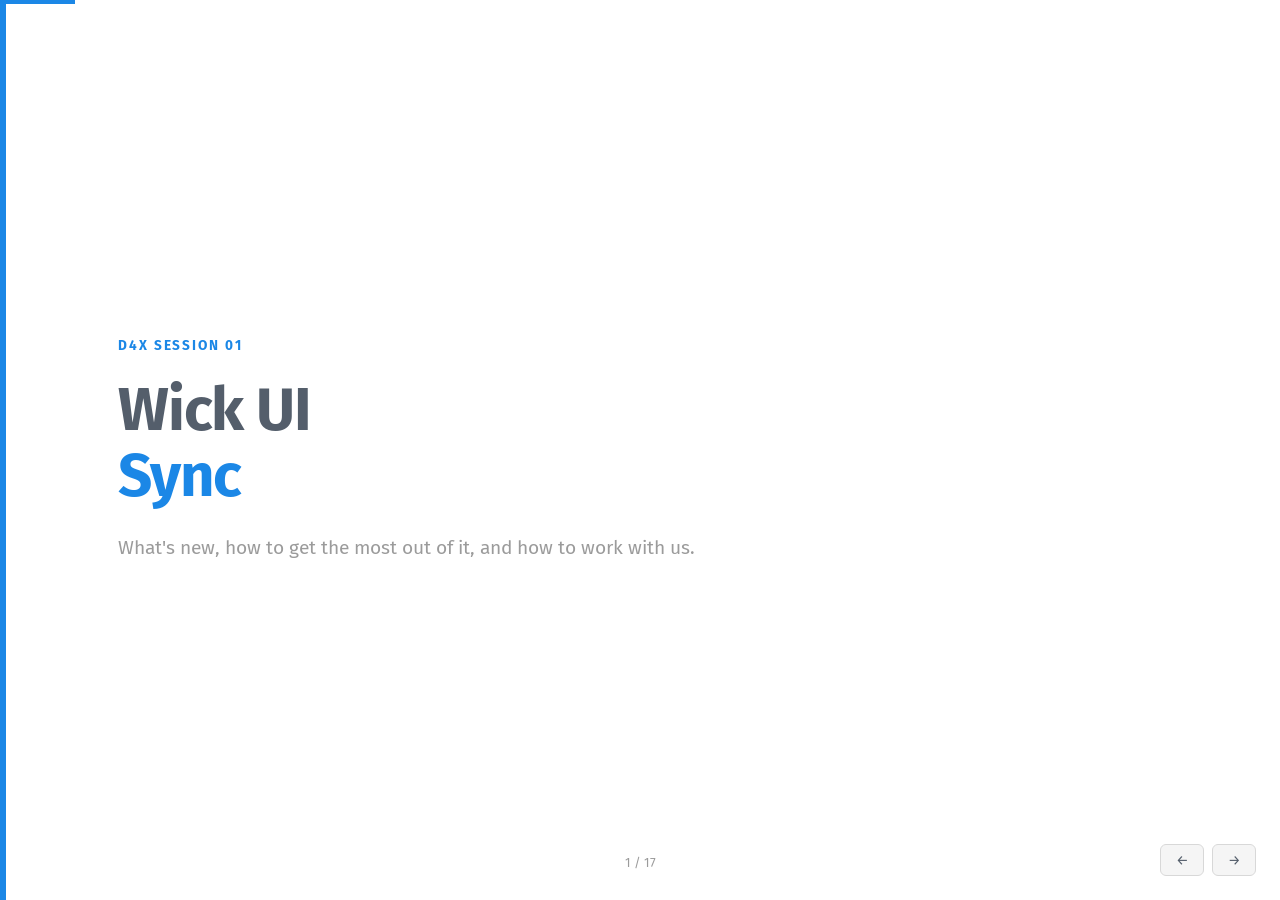
<file: d4x_sessions/session_01.html>
<!DOCTYPE html>
<html lang="en">
<head>
  <meta charset="UTF-8" />
  <meta name="viewport" content="width=device-width, initial-scale=1.0" />
  <title>D4X Session 01 — Wick UI Sync</title>
  <style>
  /* ============================================================
     Fonts
     ============================================================ */
  @import url('https://fonts.googleapis.com/css2?family=Fira+Sans:ital,wght@0,300;0,400;0,500;0,600;0,700;1,300;1,400;1,500&display=swap');

  /* ============================================================
     base.css — colors, reset, layout, typography
     ============================================================ */
  :root {
    --wu-color-gray-lead: oklch(47.8% 0.0244 255);
    --wu-color-gray-subtle: oklch(68.9% 0 0);
    --wu-color-gray-40: oklch(88.2% 0 0);
    --wu-color-gray-10: oklch(97% 0 0);
    --wu-color-blue-p: oklch(61.6% 0.1696 251.2);
    --wu-color-blue-deep: oklch(45.1% 0.1159 254.5);
    --wu-color-green-deep: oklch(49.9% 0.1603 139.9);
    --wu-color-orange-deep: oklch(72.3% 0.1755 56.7);
    --wu-color-red-deep: oklch(53.1% 0.2178 29.2);

    --slide-bg: #fff;
    --slide-text: var(--wu-color-gray-lead);
    --slide-text-subtle: var(--wu-color-gray-subtle);
    --slide-accent: var(--wu-color-blue-p);
    --slide-border: var(--wu-color-gray-40);
  }

  *, *::before, *::after { box-sizing: border-box; margin: 0; padding: 0; }

  html, body {
    height: 100%;
    font-family: 'Fira Sans', system-ui, sans-serif;
    font-size: 16px;
    line-height: 1.5;
    color: var(--slide-text);
    background: var(--slide-bg);
    -webkit-font-smoothing: antialiased;
  }

  .slides { width: 100vw; height: 100vh; overflow: hidden; position: relative; }

  .slide {
    position: absolute;
    inset: 0;
    display: flex;
    flex-direction: column;
    justify-content: center;
    align-items: flex-start;
    padding: 4.5rem 7rem;
    opacity: 0;
    pointer-events: none;
    transition: opacity 0.3s ease;
  }
  .slide.active { opacity: 1; pointer-events: auto; }
  .slide.center { align-items: center; text-align: center; }

  h1 { font-size: 3.75rem; font-weight: 700; color: var(--slide-text); line-height: 1.1; letter-spacing: -0.02em; }
  h2 { font-size: 2.75rem; font-weight: 600; color: var(--slide-text); line-height: 1.15; }
  p  { font-size: 1.2rem; font-weight: 400; color: var(--slide-text-subtle); line-height: 1.6; }
  strong { font-weight: 600; color: var(--slide-text); }
  .accent { color: var(--slide-accent); }
  code { font-family: 'SFMono-Regular', Consolas, 'Liberation Mono', Menlo, monospace; font-size: 0.9em; background: var(--wu-color-gray-10); border: 1px solid var(--slide-border); border-radius: 4px; padding: 0.1rem 0.4rem; }
  a.link { color: var(--slide-accent); font-weight: 600; text-decoration: none; border-bottom: 2px solid currentColor; }

  .kicker {
    font-size: 0.85rem; font-weight: 700; letter-spacing: 0.14em;
    text-transform: uppercase; color: var(--slide-accent); margin-bottom: 1.25rem;
  }

  /* Title slide */
  .title-slide { border-left: 6px solid var(--slide-accent); }

  /* Divider slide */
  .slide.divider { background: var(--slide-accent); }
  .slide.divider .kicker { color: oklch(100% 0 0 / 70%); }
  .slide.divider h2 { color: #fff; }
  .slide.divider p  { color: oklch(100% 0 0 / 75%); }

  /* Simple list — one line title + optional description */
  .simple-list { list-style: none; margin-top: 2rem; display: flex; flex-direction: column; width: 100%; max-width: 780px; }
  .simple-list li { display: flex; align-items: baseline; gap: 1.25rem; padding: 1rem 0; border-bottom: 1px solid var(--slide-border); }
  .simple-list li:last-child { border-bottom: none; }
  .sl-num   { font-size: 0.85rem; font-weight: 700; color: var(--slide-accent); width: 26px; flex-shrink: 0; }
  .sl-title { font-size: 1.2rem; font-weight: 700; color: var(--slide-text); }
  .sl-desc  { font-size: 1rem;   color: var(--slide-text-subtle); margin-top: 0.15rem; }

  /* Demo cue card — big single stop marker, minimal text, for live-demo transitions */
  .demo-stop { font-size: 0.85rem; font-weight: 700; letter-spacing: 0.1em; text-transform: uppercase; color: var(--slide-text-subtle); margin-top: 2.5rem; }
  .demo-stop .n { color: var(--slide-accent); }
  .cue-list { list-style: none; margin-top: 1.75rem; display: flex; flex-direction: column; gap: 0.6rem; }
  .cue-list li { font-size: 1.1rem; color: var(--slide-text-subtle); }
  .cue-list li::before { content: '→ '; color: var(--slide-accent); font-weight: 700; }

  /* Package grid — "what is Wick UI" intro */
  .pkg-grid { display: grid; grid-template-columns: repeat(2, 1fr); gap: 1rem; width: 100%; max-width: 680px; margin-top: 2rem; }
  .pkg-card { border: 1px solid var(--slide-border); border-radius: 10px; padding: 1rem 1.25rem; }
  .pkg-name { font-size: 1.05rem; font-weight: 700; color: var(--slide-accent); font-family: monospace; }
  .pkg-desc { font-size: 0.95rem; color: var(--slide-text-subtle); margin-top: 0.3rem; }


  /* People chips — shoutout (no photos) */
  .team-row { display: flex; gap: 1rem; margin-top: 2rem; flex-wrap: wrap; }
  .team-chip { padding: 0.7rem 1.5rem; border-radius: 10px; border: 2px solid var(--slide-accent); display: flex; flex-direction: column; align-items: center; gap: 0.2rem; }
  .team-chip .name { color: var(--slide-accent); font-size: 1.3rem; font-weight: 700; }
  .team-chip .role { font-size: 0.7rem; font-weight: 700; letter-spacing: 0.06em; text-transform: uppercase; color: var(--slide-text-subtle); }

  /* Speakers — photos */
  .speakers-row { display: flex; gap: 3.5rem; margin-top: 2.5rem; flex-wrap: wrap; }
  .speaker { display: flex; flex-direction: column; align-items: center; gap: 0.85rem; }
  .speaker img { width: 140px; height: 140px; border-radius: 50%; object-fit: cover; border: 3px solid var(--slide-border); }
  .speaker-name { font-size: 1.15rem; font-weight: 700; color: var(--slide-text); }
  .speaker-role { font-size: 0.85rem; color: var(--slide-text-subtle); margin-top: -0.5rem; }

  .slide-nav { position: fixed; bottom: 1.5rem; right: 1.5rem; display: flex; gap: 0.5rem; z-index: 100; }
  .slide-nav button {
    font-family: inherit; font-size: 0.875rem; padding: 0.4rem 0.9rem;
    border: 1px solid var(--slide-border); border-radius: 6px;
    background: var(--wu-color-gray-10); color: var(--slide-text); cursor: pointer;
  }
  .slide-nav button:hover { background: #fff; }
  .slide-counter { position: fixed; bottom: 1.75rem; left: 50%; transform: translateX(-50%); font-size: 0.8rem; color: var(--slide-text-subtle); }
  .progress-bar { position: fixed; top: 0; left: 0; height: 4px; background: var(--slide-accent); width: 0; z-index: 100; transition: width 0.3s ease; }

  @media (prefers-reduced-motion: no-preference) {
    @keyframes riseIn { from { opacity: 0; transform: translateY(24px); } to { opacity: 1; transform: none; } }
    .slide.active .kicker, .slide.active h1, .slide.active h2 { animation: riseIn 0.5s ease both; }
    .slide.active > p { animation: riseIn 0.5s ease 0.1s both; }
    .slide.active .simple-list li, .slide.active .cue-list li { animation: riseIn 0.45s ease both; }
    .slide.active .simple-list li:nth-child(1), .slide.active .cue-list li:nth-child(1){animation-delay:.1s}
    .slide.active .simple-list li:nth-child(2), .slide.active .cue-list li:nth-child(2){animation-delay:.16s}
    .slide.active .simple-list li:nth-child(3), .slide.active .cue-list li:nth-child(3){animation-delay:.22s}
    .slide.active .simple-list li:nth-child(4), .slide.active .cue-list li:nth-child(4){animation-delay:.28s}
    .slide.active .simple-list li:nth-child(5), .slide.active .cue-list li:nth-child(5){animation-delay:.34s}
    .slide.active .simple-list li:nth-child(6), .slide.active .cue-list li:nth-child(6){animation-delay:.40s}
    .slide.active .pkg-card, .slide.active .team-chip, .slide.active .speaker { animation: riseIn 0.4s ease both; }
    .slide.active .pkg-card:nth-child(1), .slide.active .team-chip:nth-child(1), .slide.active .speaker:nth-child(1){animation-delay:.1s}
    .slide.active .pkg-card:nth-child(2), .slide.active .team-chip:nth-child(2), .slide.active .speaker:nth-child(2){animation-delay:.16s}
    .slide.active .pkg-card:nth-child(3), .slide.active .team-chip:nth-child(3), .slide.active .speaker:nth-child(3){animation-delay:.22s}
    .slide.active .pkg-card:nth-child(4), .slide.active .team-chip:nth-child(4){animation-delay:.28s}
  }

  /* Print — one slide per page, no overlay stacking */
  @media print {
    .slide { position: static; opacity: 1 !important; page-break-after: always; padding: 2rem 3rem; }
    .slides { height: auto; overflow: visible; }
    .slide-nav, .progress-bar, .slide-counter { display: none !important; }
  }
  </style>
</head>
<body>

<div class="slides">

  <!-- 01 · TITLE -->
  <div class="slide title-slide active">
    <div class="kicker">D4X Session 01</div>
    <h1>Wick UI<br><span class="accent">Sync</span></h1>
    <p style="margin-top: 1.5rem; max-width: 620px;">What's new, how to get the most out of it, and how to work with us.</p>
  </div>

  <!-- 02 · SPEAKERS -->
  <div class="slide">
    <div class="kicker">Who's presenting</div>
    <h2>Meet the team</h2>
    <div class="speakers-row">
      <div class="speaker"><img src="sifat.png" alt="Sifat" /><div class="speaker-name">Sifat</div><div class="speaker-role">Dev</div></div>
      <div class="speaker"><img src="farhad.png" alt="Farhad" /><div class="speaker-name">Farhad</div><div class="speaker-role">Dev</div></div>
      <div class="speaker"><img src="monz.png" alt="Monz" /><div class="speaker-name">Monz</div><div class="speaker-role">Design</div></div>
    </div>
  </div>

  <!-- 03 · WHAT IS WICK UI -->
  <div class="slide">
    <div class="kicker">The basics</div>
    <h2>What is <span class="accent">Wick UI?</span></h2>
    <p style="margin-top: 1.25rem; max-width: 640px;">QuestionPro's component library &amp; utility packages for building React apps — one design system, one API, everywhere.</p>
    <div class="pkg-grid">
      <div class="pkg-card"><div class="pkg-name">wick-ui-lib</div><div class="pkg-desc">Core React component library</div></div>
      <div class="pkg-card"><div class="pkg-name">wick-ui-editor</div><div class="pkg-desc">Rich content editor components</div></div>
      <div class="pkg-card"><div class="pkg-name">wick-ui-i18n</div><div class="pkg-desc">Translation &amp; i18n utilities</div></div>
      <div class="pkg-card"><div class="pkg-name">wick-ui-icon</div><div class="pkg-desc">Material + QP icon library</div></div>
    </div>
    <p style="margin-top: 1.75rem;">Docs: <a class="link" href="https://wick-ui.questionpro.com" target="_blank">wick-ui.questionpro.com</a></p>
  </div>

  <!-- 04 · OBJECTIVES -->
  <div class="slide">
    <div class="kicker">Why we're here</div>
    <h2>Today's objectives</h2>
    <ul class="simple-list">
      <li>
        <span class="sl-num">01</span>
        <div>
          <div class="sl-title">State of Wick UI, from the devs</div>
        </div>
      </li>
      <li>
        <span class="sl-num">02</span>
        <div>
          <div class="sl-title">Get the best out of Wick UI</div>
          <div class="sl-desc">Live tour of docs, Storybook, and how to ask for things</div>
        </div>
      </li>
      <li>
        <span class="sl-num">03</span>
        <div>
          <div class="sl-title">Communicate better with Wick UI &amp; design</div>
          <div class="sl-desc">Bugs, feature requests, questions — all go through <code>#wick-ui-lib</code>. Need more depth? Book the John Wick Session.</div>
        </div>
      </li>
    </ul>
  </div>

  <!-- 05 · DIVIDER: DEV STATE -->
  <div class="slide divider center">
    <div class="kicker">The update</div>
    <h2>State of Wick UI —<br>from the devs</h2>
  </div>

  <!-- 06 · V2 LIVE -->
  <div class="slide">
    <div class="kicker">Wick UI v2.19.0 · live now</div>
    <h2>v2 is live.</h2>
    <ul class="cue-list" style="margin-top: 1.75rem; max-width: 640px;">
      <li>Component customization (Tailwind, <code>wu-*</code> overrides) is now fully deprecated — request changes via <code>#wick-ui-lib</code> instead</li>
      <li>Every package — lib, editor, i18n, icon — shares one version number, always in sync</li>
    </ul>
    <p style="margin-top: 1.5rem; font-size: 0.95rem;">(Also — some portal conflicts from the library changes. Flag them in <code>#wick-ui-lib</code> if you hit one.)</p>
  </div>

  <!-- 07 · REACT 18 SUNSET -->
  <div class="slide center">
    <div class="kicker">Mark your calendar</div>
    <h1>React 18 support<br>sunsets <span class="accent">end of 2026.</span></h1>
    <p style="margin-top: 1.75rem; max-width: 560px;">React 19 is done and live. Still on React 18? You have runway — but the clock is running.</p>
  </div>

  <!-- 08 · MIGRATION PHASE -->
  <div class="slide">
    <div class="kicker">Where this is headed</div>
    <h2>v2 is the<br><span class="accent">migration phase.</span></h2>
    <ul class="cue-list" style="margin-top: 2.25rem; max-width: 680px;">
      <li>Base UI, replacing Radix</li>
      <li>CSS Modules, replacing Tailwind</li>
      <li>Consistent UI across form components and beyond — roundness, spacing, unified</li>
      <li>Fewer third-party dependencies, more familiar APIs</li>
      <li>Small, low-impact breaking changes now and then</li>
      <li>Building toward a rock-solid v3</li>
    </ul>
  </div>

  <!-- 09 · WHAT THIS MEANS FOR YOU -->
  <div class="slide">
    <div class="kicker">Translate this</div>
    <h2>What this means<br>for <span class="accent">you.</span></h2>
    <ul class="cue-list" style="margin-top: 2.25rem; max-width: 680px;">
      <li>Fewer dependencies = fewer surprise bugs, faster fixes</li>
      <li>Custom styling now goes through a request, not a code override — more consistent UI across every team</li>
      <li>A few small bumps now, in exchange for a stable v3 later</li>
    </ul>
  </div>

  <!-- 10 · LIVE DEMO INTRO -->
  <div class="slide center">
    <div class="kicker">Live demo</div>
    <h1>Let's go<br><span class="accent">look at it.</span></h1>
  </div>

  <!-- 11 · DEMO: DOCS & STORYBOOK -->
  <div class="slide">
    <div class="demo-stop"><span class="n">Stop 1</span> · Docs &amp; Storybook</div>
    <h2>What's there,<br>and how to read it</h2>
    <ul class="cue-list" style="margin-top: 1.5rem; max-width: 640px;">
      <li>What's in the docs</li>
      <li>How to read them</li>
      <li>How they're improving — code examples over walls of text, AI-agent friendly</li>
    </ul>
    <p style="margin-top: 1.25rem;"><a class="link" href="https://wick-ui.questionpro.com" target="_blank">wick-ui.questionpro.com</a></p>
  </div>

  <!-- 12 · DEMO: I18N/TELEMETRY -->
  <div class="slide">
    <div class="demo-stop"><span class="n">Stop 2</span> · i18n + Telemetry</div>
    <h2>The Vite plugin,<br>and what it tracks</h2>
    <ul class="cue-list" style="margin-top: 1.5rem; max-width: 640px;">
      <li>What the plugin does</li>
      <li>What telemetry tracks — component + prop usage, package versions, build-time only, no user data</li>
    </ul>
    <p style="margin-top: 1.25rem;">Full docs: Storybook → <strong>i18n / Overview</strong></p>
  </div>

  <!-- 13 · DEMO: REQUESTS -->
  <div class="slide">
    <div class="demo-stop"><span class="n">Stop 3</span> · Requests</div>
    <h2>Reporting bugs<br>&amp; requests</h2>
    <ul class="cue-list" style="margin-top: 1.5rem; max-width: 640px;">
      <li>Bugs</li>
      <li>Feature requests</li>
      <li>Questions</li>
    </ul>
    <p style="margin-top: 1.25rem;">All through <code>#wick-ui-lib</code>.</p>
  </div>

  <!-- 13b · DEMO: AI USAGE -->
  <div class="slide">
    <div class="demo-stop"><span class="n">Stop 4</span> · AI Usage</div>
    <h2>Point your agent<br>at the MCP</h2>
    <ul class="cue-list" style="margin-top: 1.5rem; max-width: 640px;">
      <li>Setup — Claude Code, Cursor, Copilot, any MCP client</li>
      <li>Live component/prop discovery, no rules file to keep in sync</li>
      <li><code>AGENTS.md</code> project rules + prompt templates</li>
    </ul>
    <p style="margin-top: 1.25rem;"><a class="link" href="https://wick-ui.questionpro.com/mcp" target="_blank">wick-ui.questionpro.com/mcp</a></p>
  </div>

  <!-- 14 · LINKS + ASK -->
  <div class="slide">
    <div class="kicker">Take these with you</div>
    <h2>Everything,<br>in <span class="accent">one place.</span></h2>
    <ul class="cue-list" style="margin-top: 1.75rem; max-width: 640px;">
      <li>Docs &amp; Storybook: <a class="link" href="https://wick-ui.questionpro.com" target="_blank">wick-ui.questionpro.com</a></li>
      <li>MCP: <a class="link" href="https://wick-ui.questionpro.com/mcp" target="_blank">wick-ui.questionpro.com/mcp</a></li>
      <li>Bugs, features, questions: <code>#wick-ui-lib</code></li>
      <li>John Wick Session (weekly, bookable): <a class="link" href="https://calendar.app.google/adJNMBmHVS27xy6e8" target="_blank">book a slot</a></li>
    </ul>
    <p style="margin-top: 0.75rem; font-style: italic;">Come with your issues. We'll shoot them away.</p>
    <p style="margin-top: 2rem; max-width: 640px;"><strong>One ask back:</strong> tell us what to build next. Drop it in <code>#wick-ui-lib</code>.</p>
  </div>

  <!-- 15 · SHOUTOUT -->
  <div class="slide">
    <div class="kicker">A quick thanks</div>
    <h2>Shoutout to the<br>teams on the <span class="accent">bleeding edge.</span></h2>
    <div class="team-row">
      <div class="team-chip"><div class="name">Admin2</div></div>
      <div class="team-chip"><div class="name">Empower</div></div>
      <div class="team-chip"><div class="name">CLF</div></div>
      <div class="team-chip"><div class="name">Middleware</div></div>
    </div>
    <p style="margin-top: 2rem; max-width: 680px;">You run the latest version and hit the bugs first. We know that's frustrating — but you finding them early is what keeps everyone else's upgrade smooth. Thank you.</p>
  </div>

  <!-- 16 · CLOSE -->
  <div class="slide center">
    <div class="kicker">Open floor</div>
    <h1>Questions?</h1>
  </div>

</div>

<div class="progress-bar" id="progress"></div>

<nav class="slide-nav">
  <button id="prev" aria-label="Previous slide">←</button>
  <button id="next" aria-label="Next slide">→</button>
</nav>
<div class="slide-counter" id="counter"></div>

<script>
  const slides = document.querySelectorAll('.slide');
  const progress = document.getElementById('progress');
  const counter = document.getElementById('counter');
  let cur = 0;
  function show(n) {
    slides[cur].classList.remove('active');
    cur = (n + slides.length) % slides.length;
    slides[cur].classList.add('active');
    counter.textContent = `${cur + 1} / ${slides.length}`;
    progress.style.width = `${((cur + 1) / slides.length) * 100}%`;
  }
  document.getElementById('next').onclick = () => show(cur + 1);
  document.getElementById('prev').onclick  = () => show(cur - 1);
  document.addEventListener('keydown', e => {
    if (e.key === 'ArrowRight' || e.key === ' ') { e.preventDefault(); show(cur + 1); }
    if (e.key === 'ArrowLeft') show(cur - 1);
    if (e.key === 'Home') show(0);
    if (e.key === 'End') show(slides.length - 1);
  });
  show(0);
</script>
</body>
</html>
</file>
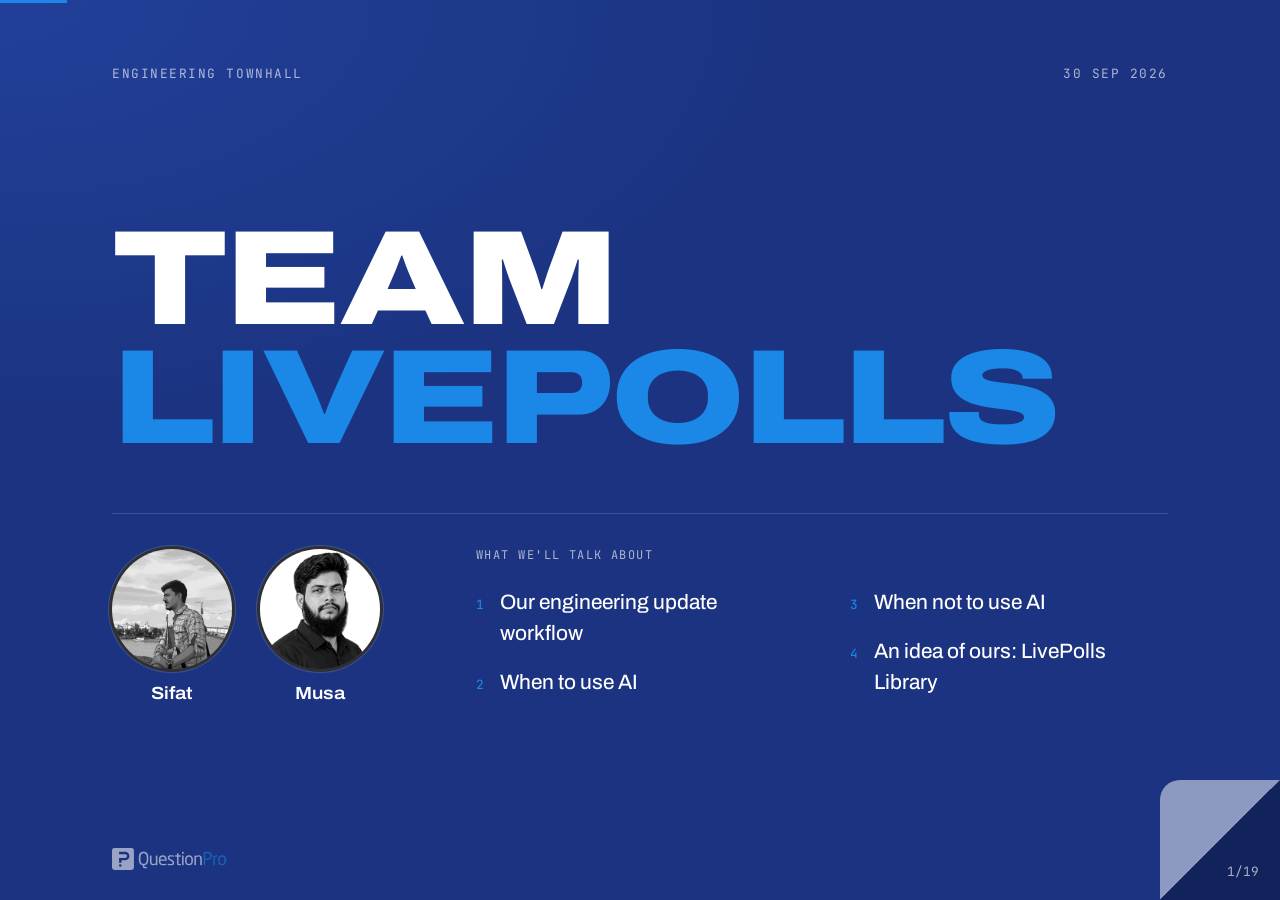
<file: eth_sessions/2026.09.30/session.html>
<!doctype html>
<html lang="en">
  <head>
    <meta charset="UTF-8" />
    <meta name="viewport" content="width=device-width, initial-scale=1.0" />
    <title>ETH · Team LivePolls</title>
    <link rel="preconnect" href="https://fonts.googleapis.com" />
    <link rel="preconnect" href="https://fonts.gstatic.com" crossorigin />
    <link
      href="https://fonts.googleapis.com/css2?family=Archivo:wdth,wght@62..125,100..900&family=JetBrains+Mono:wght@500&family=Lato:wght@400;700;900&display=swap"
      rel="stylesheet"
    />
    <style>
      /* QuestionPro brand, taken from the logo SVG */
      :root {
        --navy: #1b3380;
        --navy-deep: #12235c;
        --blue: #1b87e6;
        --paper: #fff;
        --mist: rgb(255 255 255 / 64%);
        --rule: rgb(255 255 255 / 14%);
        --curl: rgb(255 255 255 / 50%);

        --display: "Archivo", system-ui, sans-serif;
        --body: "Archivo", system-ui, sans-serif;
        --mono: "JetBrains Mono", ui-monospace, monospace;

        --pad-x: 7rem;
        --curl-size: 7.5rem;
      }

      *,
      *::before,
      *::after {
        box-sizing: border-box;
        margin: 0;
        padding: 0;
      }

      html,
      body {
        height: 100%;
        font-family: var(--body);
        font-variation-settings: "wdth" 100;
        line-height: 1.5;
        color: var(--paper);
        background: var(--navy-deep);
        -webkit-font-smoothing: antialiased;
      }

      .slides {
        width: 100vw;
        height: 100vh;
        overflow: hidden;
        position: relative;
      }

      /* Every slide is a LivePolls card: navy page, bottom-right corner peeled like the logo mark */
      .slide {
        position: absolute;
        inset: 0;
        display: flex;
        flex-direction: column;
        padding: 4rem var(--pad-x) 3.5rem;
        background: radial-gradient(
          120% 90% at 0% 0%,
          #22409a 0%,
          var(--navy) 55%
        );
        clip-path: polygon(
          0 0,
          100% 0,
          100% calc(100% - var(--curl-size)),
          calc(100% - var(--curl-size)) 100%,
          0 100%
        );
        opacity: 0;
        pointer-events: none;
        transition: opacity 0.35s ease;
      }
      .slide.active {
        opacity: 1;
        pointer-events: auto;
      }
      .slide::after {
        content: "";
        position: absolute;
        right: 0;
        bottom: 0;
        width: var(--curl-size);
        height: var(--curl-size);
        background: linear-gradient(
          to top left,
          transparent 50%,
          var(--curl) 50%
        );
        border-top-left-radius: 1.25rem;
      }

      .eyebrow {
        display: flex;
        justify-content: space-between;
        align-items: center;
        font-family: var(--mono);
        font-size: 0.8rem;
        letter-spacing: 0.12em;
        text-transform: uppercase;
        color: var(--mist);
      }

      /* ── Slide 01 ── */
      .title {
        margin-top: auto;
        font-family: var(--display);
        font-variation-settings: "wdth" 125;
        font-weight: 850;
        font-size: clamp(4rem, 10.5vw, 10rem);
        line-height: 0.88;
        letter-spacing: -0.02em;
        text-transform: uppercase;
      }
      .title .brand {
        color: var(--blue);
        display: block;
      }

      .intro {
        display: grid;
        grid-template-columns: auto 1fr;
        gap: 6rem;
        align-items: end;
        margin-top: 3.5rem;
        padding-top: 2rem;
        border-top: 1px solid var(--rule);
        margin-bottom: auto;
      }

      .team {
        display: flex;
        gap: 1.75rem;
      }
      .member {
        display: flex;
        flex-direction: column;
        align-items: center;
        gap: 0.7rem;
      }
      .member img {
        width: 120px;
        height: 120px;
        border-radius: 50%;
        object-fit: cover;
        object-position: center top;
        filter: grayscale(1) contrast(1.05);
        box-shadow:
          0 0 0 3px var(--navy),
          0 0 0 4px var(--rule);
      }
      .member-name {
        font-weight: 600;
        font-size: 1.1rem;
        font-variation-settings: "wdth" 112;
      }

      .agenda-label {
        font-family: var(--mono);
        font-size: 0.75rem;
        letter-spacing: 0.12em;
        text-transform: uppercase;
        color: var(--mist);
        margin-bottom: 0.9rem;
      }
      .agenda {
        list-style: none;
        counter-reset: a;
        columns: 2;
        column-gap: 3.5rem;
      }
      .agenda li {
        counter-increment: a;
        break-inside: avoid;
        display: flex;
        gap: 1rem;
        align-items: baseline;
        padding: 0.55rem 0;
        font-size: 1.3rem;
        font-weight: 450;
        color: var(--paper);
      }
      .agenda li::before {
        content: counter(a);
        font-family: var(--mono);
        font-size: 0.8rem;
        color: var(--blue);
        width: 1ch;
        flex-shrink: 0;
      }

      /* ── Shared content slide ── */
      .h2 {
        font-family: var(--display);
        font-variation-settings: "wdth" 118;
        font-weight: 800;
        font-size: 3.4rem;
        line-height: 1.02;
        letter-spacing: -0.02em;
      }
      .h2 .brand {
        color: var(--blue);
      }
      .lede {
        margin-top: 1.5rem;
        font-size: 1.3rem;
        color: var(--mist);
        max-width: 30rem;
      }
      .lede b {
        color: var(--paper);
        font-weight: 600;
      }
      .body {
        flex: 1;
        min-height: 0;
        display: flex;
        flex-direction: column;
        justify-content: center;
        padding-bottom: 2.5rem;
      }

      /* ── Slide 02: the Slack post ── */
      .post-layout {
        flex: 1;
        min-height: 0;
        display: grid;
        grid-template-columns: 1fr 40rem;
        gap: 4rem;
        align-items: center;
        padding-top: 1.5rem;
        padding-bottom: 5rem;
      }
      .slack {
        --view: calc(100vh - 17rem);
        height: var(--view);
        background: #fff;
        color: #1d1c1d;
        border-radius: 10px;
        font-family: "Lato", system-ui, sans-serif;
        font-size: 0.88rem;
        line-height: 1.5;
        box-shadow: 0 30px 60px -20px rgb(0 0 0 / 45%);
        display: flex;
        flex-direction: column;
        overflow: hidden;
      }
      .slack-bar {
        flex-shrink: 0;
        padding: 0.7rem 1.1rem;
        border-bottom: 1px solid #e8e8e8;
        font-weight: 900;
        font-size: 0.95rem;
      }
      .slack-bar span {
        color: #616061;
        font-weight: 400;
        margin-right: 0.2rem;
      }
      .slack-scroll {
        flex: 1;
        min-height: 0;
        overflow: hidden;
        position: relative;
      }
      .slack-scroll::after {
        content: "";
        position: absolute;
        inset: auto 0 0 0;
        height: 4rem;
        background: linear-gradient(transparent, #fff);
      }
      .slack-msg {
        padding: 1rem 1.25rem 3rem;
      }
      .slack-msg > b {
        display: block;
        font-size: 1rem;
        margin-bottom: 0.4rem;
      }
      .slack-msg ul {
        list-style: disc;
        padding-left: 1.4rem;
      }
      .slack-msg ul ul {
        list-style: circle;
      }
      .slack-msg ul ul ul {
        list-style: square;
      }
      .slack-msg li {
        margin: 0.1rem 0;
      }
      .slack-msg .gap {
        height: 0.9rem;
      }
      .slack-msg code {
        font-family: "JetBrains Mono", monospace;
        font-size: 0.75rem;
        color: #c01343;
        background: #f6f6f6;
        border: 1px solid #e3e3e3;
        border-radius: 3px;
        padding: 0 0.25rem;
      }
      .slack-msg code.q {
        color: #1d1c1d;
      }

      /* ── Slide 03: by hand ── */
      .sources {
        display: grid;
        grid-template-columns: repeat(3, 1fr);
        gap: 0;
        margin-top: 3rem;
        border-top: 1px solid var(--rule);
      }
      .source {
        padding: 1.5rem 2rem 1.5rem 0;
        border-bottom: 1px solid var(--rule);
      }
      .source-n {
        font-family: var(--display);
        font-variation-settings: "wdth" 125;
        font-weight: 800;
        font-size: 3rem;
        line-height: 1;
        color: var(--blue);
      }
      .source-t {
        margin-top: 0.6rem;
        font-size: 1.15rem;
        font-weight: 600;
      }
      .source-d {
        margin-top: 0.2rem;
        font-size: 0.95rem;
        color: var(--mist);
      }

      /* ── Slide 04: how the command works ── */
      .pipe {
        list-style: none;
        display: grid;
        grid-template-columns: repeat(4, 1fr);
        gap: 1.25rem;
        margin-top: 3rem;
      }
      .step {
        border-top: 3px solid var(--rule);
        padding-top: 1.1rem;
      }
      .step.model {
        border-top-color: var(--blue);
      }
      .step-who {
        font-family: var(--mono);
        font-size: 0.72rem;
        letter-spacing: 0.12em;
        text-transform: uppercase;
        color: var(--mist);
      }
      .step.model .step-who {
        color: var(--blue);
      }
      .step-t {
        margin-top: 0.5rem;
        font-family: var(--display);
        font-variation-settings: "wdth" 112;
        font-weight: 750;
        font-size: 1.6rem;
        line-height: 1.1;
      }
      .step ul {
        list-style: none;
        margin-top: 0.9rem;
        display: flex;
        flex-direction: column;
        gap: 0.35rem;
      }
      .step li {
        font-size: 0.98rem;
        color: var(--mist);
      }
      .step code {
        font-family: var(--mono);
        font-size: 0.85rem;
        color: var(--paper);
      }
      .pipe-note {
        margin-top: 2.5rem;
        font-size: 1.15rem;
        color: var(--mist);
      }
      .pipe-note b {
        color: var(--paper);
        font-weight: 600;
      }

      /* ── Section 2: when to use AI ── */
      .stamp {
        display: inline-block;
        flex-shrink: 0;
        font-family: var(--mono);
        font-size: 0.78rem;
        font-weight: 500;
        letter-spacing: 0.14em;
        text-transform: uppercase;
        padding: 0.3rem 0.7rem;
        border: 2px solid currentColor;
        border-radius: 4px;
        transform: rotate(-4deg);
        white-space: nowrap;
      }
      .stamp.ai {
        color: var(--paper);
        background: var(--blue);
        border-color: var(--blue);
      }
      .stamp.not {
        color: var(--paper);
        background: transparent;
      }
      .stamp.big {
        font-size: 1.1rem;
        padding: 0.45rem 1rem;
        border-width: 3px;
      }
      .h2-row {
        display: flex;
        align-items: flex-start;
        gap: 2rem;
      }

      .xform {
        list-style: none;
        margin-top: 3rem;
        display: flex;
        flex-direction: column;
        border-top: 1px solid var(--rule);
      }
      .xform li {
        display: grid;
        grid-template-columns: 1fr 2rem 1fr;
        gap: 1.5rem;
        align-items: center;
        padding: 1.2rem 0;
        border-bottom: 1px solid var(--rule);
      }
      .xform .commit {
        font-family: var(--mono);
        font-size: 1.05rem;
        color: var(--paper);
      }
      .xform .arrow {
        color: var(--blue);
        font-size: 1.4rem;
        text-align: center;
      }
      .xform .sentence {
        font-size: 1.15rem;
        color: var(--mist);
      }

      .board {
        display: grid;
        grid-template-columns: 1fr 1fr;
        column-gap: 4rem;
        margin-top: 2.75rem;
        border-top: 1px solid var(--rule);
      }
      .board-row {
        display: flex;
        justify-content: space-between;
        align-items: center;
        gap: 1.5rem;
        padding: 1rem 0;
        border-bottom: 1px solid var(--rule);
      }
      .board-task {
        font-size: 1.2rem;
      }
      .board-task code {
        display: block;
        margin-top: 0.15rem;
        font-family: var(--mono);
        font-size: 0.85rem;
        color: var(--mist);
      }

      .hooks {
        list-style: none;
        display: grid;
        grid-template-columns: repeat(3, 1fr);
        gap: 1.5rem;
        margin-top: 3rem;
      }
      .hook {
        border-top: 3px solid var(--rule);
        padding-top: 1.1rem;
      }
      .hook-when {
        font-family: var(--mono);
        font-size: 0.8rem;
        color: var(--blue);
      }
      .hook-name {
        margin-top: 0.3rem;
        font-family: var(--display);
        font-variation-settings: "wdth" 112;
        font-weight: 750;
        font-size: 1.7rem;
      }
      .hook ul {
        list-style: none;
        margin-top: 0.9rem;
        display: flex;
        flex-direction: column;
        gap: 0.4rem;
      }
      .hook li {
        font-size: 1.05rem;
        color: var(--mist);
      }
      .hook li b {
        color: var(--paper);
        font-weight: 600;
        font-family: var(--mono);
        font-size: 0.95rem;
      }

      .split {
        display: grid;
        grid-template-columns: 1fr 1fr;
        gap: 3rem;
        align-items: stretch;
        margin-top: 2.75rem;
      }
      .panel {
        border: 1px solid var(--rule);
        border-radius: 10px;
        padding: 1.4rem 1.6rem;
        display: flex;
        flex-direction: column;
      }
      .panel.strong {
        border-color: var(--blue);
        background: rgb(27 135 230 / 8%);
      }
      .panel-top {
        display: flex;
        justify-content: space-between;
        align-items: center;
      }
      .panel-label {
        font-family: var(--mono);
        font-size: 0.78rem;
        letter-spacing: 0.12em;
        text-transform: uppercase;
        color: var(--mist);
      }
      .panel pre {
        margin-top: 1.1rem;
        font-family: var(--mono);
        font-size: 0.95rem;
        line-height: 1.7;
        white-space: pre-wrap;
        color: var(--paper);
      }
      .panel pre .c {
        color: var(--mist);
      }
      .panel pre .e {
        color: #ff8a80;
      }
      .panel pre .k {
        color: var(--blue);
      }
      .panel-verdict {
        margin-top: auto;
        padding-top: 1.75rem;
        font-size: 1.15rem;
      }
      .panel-verdict span {
        color: var(--mist);
      }
      .loop {
        margin-top: 1.75rem;
        font-family: var(--mono);
        font-size: 0.95rem;
        color: var(--mist);
      }
      .loop b {
        color: var(--paper);
        font-weight: 500;
      }

      .code {
        background: var(--navy-deep);
        border: 1px solid var(--rule);
        border-radius: 10px;
        padding: 1.4rem 1.6rem;
        font-family: var(--mono);
        font-size: 0.95rem;
        line-height: 1.75;
        white-space: pre;
        color: var(--paper);
        overflow: hidden;
      }
      .code .c {
        color: var(--mist);
      }
      .code .k {
        color: var(--blue);
      }
      .code-cap {
        margin-top: 0.7rem;
        font-family: var(--mono);
        font-size: 0.75rem;
        color: var(--mist);
      }
      .bash-layout .h2-row {
        flex-direction: column;
        gap: 1.25rem;
      }
      .bash-layout .h2 {
        white-space: nowrap;
        font-size: 3rem;
      }
      .bash-layout {
        flex: 1;
        min-height: 0;
        display: grid;
        grid-template-columns: 1fr 1fr;
        gap: 4rem;
        align-items: center;
      }
      .reasons {
        list-style: none;
        margin-top: 2rem;
        display: flex;
        flex-direction: column;
        gap: 0.8rem;
      }
      .reasons li {
        font-size: 1.2rem;
        display: grid;
        grid-template-columns: 8rem 1fr 1fr;
        gap: 1rem;
        padding-bottom: 0.8rem;
        border-bottom: 1px solid var(--rule);
      }
      .reasons li span:first-child {
        color: var(--mist);
      }
      .reasons li span:last-child {
        color: var(--mist);
      }
      .reasons li.head span {
        font-family: var(--mono);
        font-size: 0.75rem;
        letter-spacing: 0.12em;
        text-transform: uppercase;
        color: var(--mist);
      }
      .protip {
        margin-top: 2rem;
        font-size: 1.15rem;
        color: var(--mist);
      }
      .protip b {
        color: var(--blue);
        font-weight: 600;
      }

      /* ── Section 3: the idea ── */
      .lms {
        display: flex;
        gap: 1.25rem;
        margin-top: 3rem;
      }
      .lms span {
        font-family: var(--display);
        font-variation-settings: "wdth" 118;
        font-weight: 750;
        font-size: 1.6rem;
        padding: 0.8rem 1.6rem;
        border: 1px solid var(--rule);
        border-radius: 999px;
      }

      .uploads {
        list-style: none;
        margin-top: 2.75rem;
        display: flex;
        flex-direction: column;
        gap: 0.6rem;
        max-width: 46rem;
      }
      .uploads li {
        display: grid;
        grid-template-columns: 7rem 1fr auto;
        align-items: center;
        gap: 1.25rem;
        padding: 0.8rem 1.2rem;
        border: 1px solid var(--rule);
        border-radius: 8px;
        background: rgb(255 255 255 / 3%);
      }
      .uploads .day {
        font-family: var(--mono);
        font-size: 0.8rem;
        color: var(--mist);
        text-transform: uppercase;
        letter-spacing: 0.1em;
      }
      .uploads .file {
        font-family: var(--mono);
        font-size: 1.05rem;
      }
      .uploads .ask {
        font-size: 0.95rem;
        color: var(--mist);
      }
      .uploads li:nth-child(n + 2) {
        opacity: 0.8;
      }
      .uploads li:nth-child(n + 3) {
        opacity: 0.6;
      }
      .uploads li:nth-child(n + 4) {
        opacity: 0.4;
      }

      .benefits {
        list-style: none;
        display: grid;
        grid-template-columns: repeat(3, 1fr);
        gap: 2rem;
        margin-top: 3rem;
      }
      .benefit {
        border-top: 3px solid var(--blue);
        padding-top: 1.1rem;
      }
      .benefit-t {
        font-family: var(--display);
        font-variation-settings: "wdth" 112;
        font-weight: 750;
        font-size: 1.6rem;
        line-height: 1.15;
      }
      .benefit-d {
        margin-top: 0.6rem;
        font-size: 1.1rem;
        color: var(--mist);
      }

      .def-layout {
        flex: 1;
        min-height: 0;
        display: grid;
        grid-template-columns: 1fr 1fr;
        gap: 4rem;
        align-items: center;
        padding-bottom: 2.5rem;
      }
      .def-n {
        font-family: var(--mono);
        font-size: 0.8rem;
        letter-spacing: 0.12em;
        text-transform: uppercase;
        color: var(--blue);
        margin-bottom: 1rem;
      }

      .emb-map {
        position: relative;
        height: 22rem;
        border: 1px solid var(--rule);
        border-radius: 12px;
        background: rgb(255 255 255 / 3%);
      }
      .emb-cluster {
        position: absolute;
        font-family: var(--mono);
        font-size: 0.72rem;
        letter-spacing: 0.12em;
        text-transform: uppercase;
        color: var(--mist);
      }
      .emb-dot {
        position: absolute;
        transform: translate(-50%, -50%);
        font-size: 1rem;
        font-weight: 600;
        padding: 0.3rem 0.8rem;
        border-radius: 999px;
        white-space: nowrap;
      }
      .emb-dot.a {
        background: var(--blue);
        color: var(--paper);
      }
      .emb-dot.b {
        border: 1px solid var(--mist);
        color: var(--mist);
      }
      .emb-vec {
        margin-top: 1.75rem;
        font-family: var(--mono);
        font-size: 1rem;
        line-height: 2;
        color: var(--mist);
      }
      .emb-vec b {
        color: var(--paper);
        font-weight: 500;
      }

      .query {
        margin-top: 2.5rem;
        font-family: var(--mono);
        font-size: 1.1rem;
        padding: 0.9rem 1.2rem;
        border: 1px solid var(--blue);
        border-radius: 8px;
        background: rgb(27 135 230 / 10%);
      }
      .query span {
        color: var(--mist);
        margin-right: 0.6rem;
      }
      .hits {
        list-style: none;
        margin-top: 0.9rem;
        display: flex;
        flex-direction: column;
        gap: 0.5rem;
      }
      .hits li {
        display: grid;
        grid-template-columns: 1fr 4rem;
        gap: 1rem;
        align-items: center;
        padding: 0.75rem 1.2rem;
        border: 1px solid var(--rule);
        border-radius: 8px;
        font-size: 1.05rem;
      }
      .hits .score {
        font-family: var(--mono);
        font-size: 0.9rem;
        color: var(--blue);
        text-align: right;
      }
      .hits li.miss > span {
        opacity: 0.45;
      }
      .hits li.miss .score {
        color: var(--mist);
      }
      .hits-cap {
        margin-top: 0.7rem;
        font-family: var(--mono);
        font-size: 0.75rem;
        color: var(--mist);
      }

      /* Kudos + LivePoll */
      .kudos-head {
        display: flex;
        align-items: center;
        gap: 2.5rem;
      }
      .kudos-head img {
        width: 150px;
        height: 150px;
        border-radius: 50%;
        object-fit: cover;
        object-position: center top;
        filter: grayscale(1) contrast(1.05);
        box-shadow:
          0 0 0 3px var(--navy),
          0 0 0 5px var(--blue);
      }
      .kudos {
        list-style: none;
        display: grid;
        grid-template-columns: repeat(4, 1fr);
        gap: 1.5rem;
        margin-top: 3rem;
      }
      .kudo {
        border-top: 3px solid var(--blue);
        padding-top: 1rem;
      }
      .kudo-t {
        font-family: var(--display);
        font-variation-settings: "wdth" 112;
        font-weight: 750;
        font-size: 1.45rem;
        line-height: 1.15;
      }
      .kudo-d {
        margin-top: 0.5rem;
        font-size: 1rem;
        color: var(--mist);
      }
      .finale {
        margin: auto 0;
      }
      .finale .title {
        margin-top: 0;
      }

      /* ── Slide 05: live ── */
      .cmd {
        font-family: var(--mono);
        font-size: clamp(2.5rem, 6vw, 5.5rem);
        font-weight: 500;
        letter-spacing: -0.02em;
      }
      .cmd .prompt {
        color: var(--blue);
        margin-right: 0.4em;
      }
      .cmd .caret {
        display: inline-block;
        width: 0.08em;
        height: 0.9em;
        background: var(--blue);
        vertical-align: -0.08em;
        margin-left: 0.08em;
      }

      /* ── Chrome ── */
      .watermark {
        position: fixed;
        left: var(--pad-x);
        bottom: 1.9rem;
        height: 22px;
        opacity: 0.55;
        z-index: 10;
        pointer-events: none;
      }
      .slide-counter {
        position: fixed;
        right: 1.3rem;
        bottom: 1.2rem;
        z-index: 10;
        font-family: var(--mono);
        font-size: 0.8rem;
        color: var(--mist);
      }
      .progress-bar {
        position: fixed;
        top: 0;
        left: 0;
        height: 3px;
        background: var(--blue);
        width: 0;
        z-index: 10;
        transition: width 0.35s cubic-bezier(0.2, 0.8, 0.2, 1);
      }

      @media (prefers-reduced-motion: no-preference) {
        @keyframes rise {
          from {
            opacity: 0;
            transform: translateY(1.5rem);
          }
          to {
            opacity: 1;
            transform: none;
          }
        }
        @keyframes widen {
          from {
            font-variation-settings: "wdth" 62;
            opacity: 0;
          }
          to {
            font-variation-settings: "wdth" 125;
            opacity: 1;
          }
        }
        .slide.active .title {
          animation: widen 0.9s cubic-bezier(0.2, 0.8, 0.2, 1) both;
        }
        .slide.active .intro {
          animation: rise 0.6s ease 0.45s both;
        }

        /* the post is long: let it scroll by itself */
        @keyframes read {
          0%,
          2% {
            transform: none;
          }
          92%,
          100% {
            transform: translateY(calc(-100% + var(--view) - 3rem));
          }
        }
        .slide.active .slack-msg {
          animation: read 38s ease-in-out 0.3s infinite alternate;
        }
        .slide.active .h2,
        .slide.active .lede {
          animation: rise 0.6s ease both;
        }
        .slide.active .source,
        .slide.active .step {
          animation: rise 0.5s ease both;
        }
        .slide.active .source:nth-child(2),
        .slide.active .step:nth-child(2) {
          animation-delay: 0.08s;
        }
        .slide.active .source:nth-child(3),
        .slide.active .step:nth-child(3) {
          animation-delay: 0.16s;
        }
        .slide.active .source:nth-child(4),
        .slide.active .step:nth-child(4) {
          animation-delay: 0.24s;
        }
        .slide.active .source:nth-child(5) {
          animation-delay: 0.32s;
        }
        .slide.active .source:nth-child(6) {
          animation-delay: 0.4s;
        }
        @keyframes blink {
          50% {
            opacity: 0;
          }
        }
        .slide.active .caret {
          animation: blink 1s step-end infinite;
        }
        .slide.active .xform li,
        .slide.active .board-row,
        .slide.active .hook,
        .slide.active .reasons li {
          animation: rise 0.5s ease both;
        }
        .slide.active .xform li:nth-child(2),
        .slide.active .hook:nth-child(2),
        .slide.active .reasons li:nth-child(2) {
          animation-delay: 0.1s;
        }
        .slide.active .xform li:nth-child(3),
        .slide.active .hook:nth-child(3),
        .slide.active .reasons li:nth-child(3) {
          animation-delay: 0.2s;
        }
        .slide.active .reasons li:nth-child(4) {
          animation-delay: 0.3s;
        }
        .slide.active .reasons li:nth-child(5) {
          animation-delay: 0.4s;
        }
        @keyframes stampIn {
          0% {
            opacity: 0;
            transform: rotate(-4deg) scale(2);
          }
          70% {
            opacity: 1;
            transform: rotate(-4deg) scale(0.95);
          }
          100% {
            transform: rotate(-4deg) scale(1);
          }
        }
        .slide.active .stamp {
          animation: stampIn 0.4s cubic-bezier(0.2, 0.8, 0.2, 1)
            calc(0.4s + var(--i, 0) * 0.15s) both;
        }
        .slide.active .code,
        .slide.active .panel,
        .slide.active .loop,
        .slide.active .protip {
          animation: rise 0.6s ease 0.15s both;
        }
        .slide.active .panel.strong {
          animation-delay: 0.3s;
        }
        .slide.active .lms span,
        .slide.active .uploads li,
        .slide.active .benefit {
          animation: rise 0.5s ease both;
        }
        .slide.active .lms span:nth-child(2),
        .slide.active .uploads li:nth-child(2),
        .slide.active .benefit:nth-child(2) {
          animation-delay: 0.12s;
        }
        .slide.active .lms span:nth-child(3),
        .slide.active .uploads li:nth-child(3),
        .slide.active .benefit:nth-child(3) {
          animation-delay: 0.24s;
        }
        .slide.active .uploads li:nth-child(4) {
          animation-delay: 0.36s;
        }
        @keyframes pop {
          from {
            opacity: 0;
            transform: translate(-50%, -50%) scale(0.6);
          }
          to {
            opacity: 1;
            transform: translate(-50%, -50%) scale(1);
          }
        }
        .slide.active .emb-dot {
          animation: pop 0.45s cubic-bezier(0.2, 0.8, 0.2, 1)
            calc(0.2s + var(--i, 0) * 0.08s) both;
        }
        .slide.active .query,
        .slide.active .emb-vec {
          animation: rise 0.5s ease 0.2s both;
        }
        .slide.active .hits li {
          animation: rise 0.45s ease calc(0.5s + var(--i, 0) * 0.12s) both;
        }
        .slide.active .kudos-head {
          animation: rise 0.6s ease both;
        }
        .slide.active .kudo {
          animation: rise 0.5s ease calc(0.3s + var(--i, 0) * 0.1s) both;
        }
      }
    </style>
  </head>
  <body>
    <div class="slides">
      <!-- 01 · TEAM + AGENDA -->
      <section class="slide active">
        <div class="eyebrow">
          <span>Engineering Townhall</span><span>30 Sep 2026</span>
        </div>
        <h1 class="title">Team<span class="brand">LivePolls</span></h1>
        <div class="intro">
          <div class="team">
            <div class="member">
              <img src="sifat.png" alt="Sifat" /><span class="member-name"
                >Sifat</span
              >
            </div>
            <div class="member">
              <img src="musa.png" alt="Musa" /><span class="member-name"
                >Musa</span
              >
            </div>
          </div>
          <div>
            <div class="agenda-label">What we'll talk about</div>
            <ol class="agenda">
              <li>Our engineering update workflow</li>
              <li>When to use AI</li>
              <li>When not to use AI</li>
              <li>An idea of ours: LivePolls Library</li>
            </ol>
          </div>
        </div>
      </section>

      <!-- 02 · THE UPDATE -->
      <section class="slide">
        <div class="eyebrow">
          <span>1 · Engineering update workflow</span><span>#livepolls</span>
        </div>
        <div class="post-layout">
          <div>
            <h2 class="h2">
              Every week,<br />this goes to<br /><span class="brand"
                >Slack.</span
              >
            </h2>
            <p class="lede">
              Users, bugs, errors, slow queries, test coverage, and every change
              we shipped. <b>One post, every week.</b>
            </p>
          </div>
          <div class="slack">
            <div class="slack-bar"><span>#</span>livepolls</div>
            <div class="slack-scroll">
              <div class="slack-msg">
                <b
                  >Engineering weekly updates:
                  <code class="q">Sep 21–25, 2026</code></b
                >
                <ul>
                  <li>
                    <b>Total Users</b>
                    <ul>
                      <li>
                        Total: <code class="q">37,606</code> (US: 35,463 / EU:
                        1,511 / CA: 203 / AU: 300 / AE: 129)
                      </li>
                      <li>
                        New this week: <code class="q">91</code> (US: 78 / EU: 7
                        / CA: 0 / AU: 5 / AE: 1)
                      </li>
                    </ul>
                  </li>
                </ul>
                <div class="gap"></div>
                <ul>
                  <li><b>Radar Bug Count:</b> <code class="q">0</code></li>
                  <li><b>500 Errors:</b> <code class="q">0</code></li>
                </ul>
                <div class="gap"></div>
                <ul>
                  <li>
                    <b>Query Performance Breakdown</b>
                    <ul>
                      <li>
                        Total <code class="q">161,275</code> queries:
                        <ul>
                          <li>50–100 ms: 58 (0.34%)</li>
                          <li>100–200 ms: 37 (0.37%)</li>
                          <li>200–500 ms: 4 (0.02%)</li>
                          <li>500–1000 ms: 1 (0.00%)</li>
                          <li>&gt;1000 ms: 1 (0.02%)</li>
                        </ul>
                      </li>
                    </ul>
                  </li>
                </ul>
                <div class="gap"></div>
                <ul>
                  <li>
                    <b>Top 3 Slowest Queries</b>
                    <ul>
                      <li>
                        <code class="q"
                          >select * from respondent where email_address = ?
                          order by id desc</code
                        >
                        <ul>
                          <li>
                            Avg Latency: <code class="q">1,882.96 ms</code>
                          </li>
                          <li>
                            Plan: missing index on email_address, select * pulls
                            unneeded columns too
                          </li>
                        </ul>
                      </li>
                      <li>
                        <code class="q"
                          >select count(*) as count from livepoll inner join
                          user_preference as up on livepoll.user_id = up.user_id
                          where up.email not like ? and livepoll.created_at
                          &gt;= ? and livepoll.created_at &lt;= ?</code
                        >
                        <ul>
                          <li>Avg Latency: <code class="q">677.80 ms</code></li>
                          <li>
                            Plan: missing composite index on
                            livepoll(created_at, user_id), NOT LIKE prevents
                            index use on email
                          </li>
                        </ul>
                      </li>
                      <li>
                        <code class="q"
                          >select * from livepoll_session_snapshot where
                          live_poll_session_id = ?</code
                        >
                        <ul>
                          <li>Avg Latency: <code class="q">249.00 ms</code></li>
                          <li>
                            Plan: missing index on live_poll_session_id, select
                            * over-fetches snapshot blob column
                          </li>
                        </ul>
                      </li>
                    </ul>
                  </li>
                </ul>
                <div class="gap"></div>
                <ul>
                  <li>
                    <b>Test Cases &amp; Coverage</b>
                    <ul>
                      <li>
                        Presenter App
                        <ul>
                          <li>Test Cases: <code class="q">1,456</code></li>
                          <li>
                            Coverage (Lines): <code class="q">86.22%</code>
                          </li>
                        </ul>
                      </li>
                      <li>
                        Respondent App
                        <ul>
                          <li>Test Cases: <code class="q">471</code></li>
                          <li>
                            Coverage (Lines): <code class="q">89.71%</code>
                          </li>
                        </ul>
                      </li>
                      <li>
                        Server (e2e)
                        <ul>
                          <li>Test Cases: <code class="q">929</code></li>
                          <li>
                            Coverage (Lines): <code class="q">83.41%</code>
                          </li>
                        </ul>
                      </li>
                      <li>
                        Playwright
                        <ul>
                          <li>Total API Calls: <code class="q">109</code></li>
                          <li>
                            Api Coverage: <code class="q">100%</code> (Excluded
                            integration and exposed apis for third party)
                          </li>
                        </ul>
                      </li>
                    </ul>
                  </li>
                </ul>
                <div class="gap"></div>
                <ul>
                  <li>
                    <b>EQC Scores</b>
                    <ul>
                      <li>V1.2: <code class="q">High</code></li>
                      <li>V1.3: <code class="q">High</code></li>
                    </ul>
                  </li>
                  <li>
                    <b>wick-ui-lib Version:</b> <code class="q">2.21.0</code>
                  </li>
                  <li>
                    <b>Task Updates</b>
                    <ul>
                      <li>
                        <b>Feat</b>
                        <ul>
                          <li>
                            Added instructions text to the word cloud answer
                            screen for respondents <code>Production</code>
                          </li>
                          <li>
                            Added a workspace switcher to the Google Slides
                            LivePolls list <code>In Progress</code>
                          </li>
                          <li>
                            Added Google Meet meeting-app integration, reworked
                            to match the Teams meeting integration pattern
                            <code>In Progress</code>
                          </li>
                        </ul>
                      </li>
                      <li>
                        <b>Fixes</b>
                        <ul>
                          <li>
                            Fixed the mobile main layout not showing its
                            navigation trigger on the edit app
                            <code>Production</code>
                          </li>
                          <li>
                            Fixed a layout bug causing main-app content to
                            overflow instead of scrolling correctly
                            <code>Production</code>
                          </li>
                          <li>
                            Fixed 3 Microsoft Teams Store certification must-fix
                            items: a dead Terms of Use link, a non-compliant app
                            description, and a missing account-dependency
                            disclosure <code>In Progress</code>
                          </li>
                          <li>
                            Fixed a security issue in the Google Slides
                            integration where an unverified stored origin could
                            be used as the API base URL <code>In Progress</code>
                          </li>
                          <li>
                            Fixed inconsistent shared UI component library
                            versions across apps causing icon and
                            accessibility-label mismatches
                            <code>In Progress</code>
                          </li>
                          <li>
                            Fixed a crash risk in the respondent app's PIN-entry
                            screen from state updates after the component
                            unmounted <code>In Progress</code>
                          </li>
                          <li>
                            Fixed the respondent app failing to load when local
                            storage held corrupted session data
                            <code>In Progress</code>
                          </li>
                        </ul>
                      </li>
                      <li>
                        <b>Engineering</b>
                        <ul>
                          <li>
                            Migrated the entire monorepo (server, all client
                            apps, playwright, load-testing) to a unified pnpm
                            workspace with a shared dependency catalog
                            <code>In Progress</code>
                          </li>
                          <li>
                            Replaced Prettier with oxfmt as the single formatter
                            and consolidated ESLint into one root config, adding
                            stylelint with enforced property ordering
                            <code>In Progress</code>
                          </li>
                          <li>
                            Retired the old Azure/Heroku CI pipeline and rewrote
                            PR checks around a single required status gate
                            <code>In Progress</code>
                          </li>
                          <li>
                            Removed a circular dependency between the shared UI
                            component library and the edit app
                            <code>In Progress</code>
                          </li>
                        </ul>
                      </li>
                    </ul>
                  </li>
                </ul>
              </div>
            </div>
          </div>
        </div>
      </section>

      <!-- 03 · BY HAND -->
      <section class="slide">
        <div class="eyebrow">
          <span>1 · Engineering update workflow</span><span>By hand</span>
        </div>
        <div class="body">
          <h2 class="h2">
            Doing it by hand is<br /><span class="brand">tedious.</span>
          </h2>
          <div class="sources">
            <div class="source">
              <div class="source-n">5</div>
              <div class="source-t">Datacenters</div>
              <div class="source-d">
                US, EU, CA, AU, AE: user counts, one Metabase query each
              </div>
            </div>
            <div class="source">
              <div class="source-n">3</div>
              <div class="source-t">More Metabase lookups</div>
              <div class="source-d">
                Radar bugs, 500 errors, query performance
              </div>
            </div>
            <div class="source">
              <div class="source-n">4</div>
              <div class="source-t">Test suites</div>
              <div class="source-d">
                Presenter, respondent, server e2e, Playwright
              </div>
            </div>
            <div class="source">
              <div class="source-n">2</div>
              <div class="source-t">Branches to compare</div>
              <div class="source-d">
                <code>prod</code> vs <code>master</code> decides each change's
                stage
              </div>
            </div>
            <div class="source">
              <div class="source-n">N</div>
              <div class="source-t">Pull requests</div>
              <div class="source-d">
                Open each one, find who really wrote it, turn commits into
                sentences
              </div>
            </div>
            <div class="source">
              <div class="source-n">1</div>
              <div class="source-t">Slack post</div>
              <div class="source-d">
                Nested bullets that don't collapse into a wall of text
              </div>
            </div>
          </div>
        </div>
      </section>

      <!-- 04 · HOW IT WORKS -->
      <section class="slide">
        <div class="eyebrow">
          <span>1 · Engineering update workflow</span><span>How it works</span>
        </div>
        <div class="body">
          <h2 class="h2">
            So we made one command:<br /><span class="brand"
              >/weekly-update</span
            >
          </h2>
          <ol class="pipe">
            <li class="step">
              <div class="step-who">Shell scripts</div>
              <div class="step-t">Fetch the numbers</div>
              <ul>
                <li><code>total-users.sh</code></li>
                <li><code>radar-bugs.sh</code></li>
                <li><code>500-errors.sh</code></li>
                <li><code>query-perf.sh</code></li>
                <li><code>run-tests.sh</code></li>
              </ul>
            </li>
            <li class="step">
              <div class="step-who">git + gh</div>
              <div class="step-t">Find what shipped</div>
              <ul>
                <li>Merged PRs since Saturday</li>
                <li>In <code>prod</code>: Production</li>
                <li>Only in <code>master</code>: Staging</li>
                <li>Still open: In Progress</li>
              </ul>
            </li>
            <li class="step model">
              <div class="step-who">The model</div>
              <div class="step-t">Write it up</div>
              <ul>
                <li>Drop lint and version-bump noise</li>
                <li>Sort into Feat / Fixes / Engineering</li>
                <li>Turn commits into plain sentences</li>
              </ul>
            </li>
            <li class="step">
              <div class="step-who">Scripts again</div>
              <div class="step-t">Post to Slack</div>
              <ul>
                <li><code>build-blocks.js</code> builds the bullets</li>
                <li><code>post-slack.sh</code> sends it</li>
                <li>Lands in #livepolls</li>
              </ul>
            </li>
          </ol>
          <p class="pipe-note">
            Scripts fetch the numbers, the model only writes.
            <b>No data means SKIPPED, never a guess.</b>
          </p>
        </div>
      </section>

      <!-- 05 · LIVE -->
      <section class="slide">
        <div class="eyebrow">
          <span>1 · Engineering update workflow</span><span>Live</span>
        </div>
        <div class="body">
          <div class="cmd">
            <span class="prompt">❯</span>/weekly-update<span
              class="caret"
            ></span>
          </div>
        </div>
      </section>

      <!-- 06 · DID YOU NOTICE -->
      <section class="slide">
        <div class="eyebrow">
          <span>2 · When to use AI, and when not</span
          ><span>Did you notice?</span>
        </div>
        <div class="body">
          <h2 class="h2">
            Did you notice? "What shipped"<br />was written from our
            <span class="brand">commits.</span>
          </h2>
          <ul class="xform">
            <li>
              <span class="commit"
                >fix(edit-app): show nav trigger on mobile main layout</span
              ><span class="arrow">→</span
              ><span class="sentence"
                >Fixed the mobile main layout not showing its navigation trigger
                on the edit app</span
              >
            </li>
            <li>
              <span class="commit"
                >feat(google-slides): add workspace switcher to LivePolls
                list</span
              ><span class="arrow">→</span
              ><span class="sentence"
                >Added a workspace switcher to the Google Slides LivePolls
                list</span
              >
            </li>
            <li>
              <span class="commit"
                >feat(take-app): add instructions text to word cloud answer
                screen</span
              ><span class="arrow">→</span
              ><span class="sentence"
                >Added instructions text to the word cloud answer screen for
                respondents</span
              >
            </li>
          </ul>
          <p class="lede" style="max-width: none">
            Good commits in, readable update out.
            <b>So who made the commits this clean?</b>
          </p>
        </div>
      </section>

      <!-- 07 · AI OR NOT AI -->
      <section class="slide">
        <div class="eyebrow">
          <span>2 · When to use AI, and when not</span
          ><span>AI or not AI?</span>
        </div>
        <div class="body">
          <h2 class="h2">AI or <span class="brand">not AI?</span></h2>
          <div class="board">
            <div class="board-row">
              <span class="board-task"
                >Write the commit message<code>/commit</code></span
              ><span class="stamp ai" style="--i: 0">AI</span>
            </div>
            <div class="board-row">
              <span class="board-task"
                >Check the commit format<code>commitlint</code></span
              ><span class="stamp not" style="--i: 1">Not AI</span>
            </div>
            <div class="board-row">
              <span class="board-task">Format the code<code>oxfmt</code></span
              ><span class="stamp not" style="--i: 2">Not AI</span>
            </div>
            <div class="board-row">
              <span class="board-task"
                >Describe the PR from its diff<code>/pr</code></span
              ><span class="stamp ai" style="--i: 3">AI</span>
            </div>
            <div class="board-row">
              <span class="board-task"
                >Catch bugs and bad patterns<code>eslint</code></span
              ><span class="stamp not" style="--i: 4">Not AI</span>
            </div>
            <div class="board-row">
              <span class="board-task"
                >Review the PR, read failing CI<code>/pr-check</code></span
              ><span class="stamp ai" style="--i: 5">AI</span>
            </div>
            <div class="board-row">
              <span class="board-task"
                >Enforce CSS tokens and order<code>stylelint</code></span
              ><span class="stamp not" style="--i: 6">Not AI</span>
            </div>
            <div class="board-row">
              <span class="board-task"
                >Fetch the weekly numbers<code>bash scripts</code></span
              ><span class="stamp not" style="--i: 7">Not AI</span>
            </div>
            <div class="board-row">
              <span class="board-task"
                >Summarize the week for humans<code>/weekly-update</code></span
              ><span class="stamp ai" style="--i: 8">AI</span>
            </div>
            <div class="board-row">
              <span class="board-task"
                >Run related tests before push<code>husky pre-push</code></span
              ><span class="stamp not" style="--i: 9">Not AI</span>
            </div>
          </div>
          <p class="lede" style="max-width: none">
            If you can write down the exact steps, <b>it's not AI.</b>
          </p>
        </div>
      </section>

      <!-- 08 · HUSKY -->
      <section class="slide">
        <div class="eyebrow">
          <span>2 · When to use AI, and when not</span><span>Husky</span>
        </div>
        <div class="body">
          <div class="h2-row">
            <h2 class="h2">
              Husky: every commit<br />goes through
              <span class="brand">the gate.</span>
            </h2>
            <span class="stamp not big">Not AI</span>
          </div>
          <ol class="hooks">
            <li class="hook">
              <div class="hook-when">git commit</div>
              <div class="hook-name">pre-commit</div>
              <ul>
                <li><b>lint-staged</b>, staged files only</li>
                <li><b>eslint</b> + <b>oxfmt</b> on .ts / .tsx</li>
                <li><b>stylelint --fix</b> on .css / .scss</li>
              </ul>
            </li>
            <li class="hook">
              <div class="hook-when">git commit</div>
              <div class="hook-name">commit-msg</div>
              <ul>
                <li><b>commitlint</b>, conventional commits</li>
                <li>Bad format? The commit bounces.</li>
              </ul>
            </li>
            <li class="hook">
              <div class="hook-when">git push</div>
              <div class="hook-name">pre-push</div>
              <ul>
                <li>Maps changed files to their tests</li>
                <li>Runs only those</li>
              </ul>
            </li>
          </ol>
          <p class="lede" style="max-width: none">
            Staged files only: the repo still has ~26k old stylelint violations.
            <b>We fix what we touch.</b>
          </p>
        </div>
      </section>

      <!-- 09 · LINTERS > CLAUDE.MD -->
      <section class="slide">
        <div class="eyebrow">
          <span>2 · When to use AI, and when not</span
          ><span>Reliable AI code</span>
        </div>
        <div class="body">
          <h2 class="h2">
            Want reliable AI code? Give it a
            <span class="brand">linter</span>,<br />not a longer CLAUDE.md.
          </h2>
          <div class="split">
            <div class="panel">
              <div class="panel-top">
                <span class="panel-label">CLAUDE.md / skill file</span>
              </div>
              <pre><span class="c">## CSS</span>
- Use design tokens.
- No hex colors.
- Keep property order.</pre>
              <div class="panel-verdict">
                A suggestion. <span>Easy to lose in a long session.</span>
              </div>
            </div>
            <div class="panel strong">
              <div class="panel-top">
                <span class="panel-label">stylelint.config.mjs</span>
              </div>
              <pre><span class="k">'color-no-hex'</span>: true,
<span class="k">'order/properties-order'</span>: [ … ],

<span class="c">$ git commit</span>
<span class="e">✖ Unexpected hex color "#1b87e6"  color-no-hex</span></pre>
              <div class="panel-verdict">
                A rule.
                <span
                  >The commit fails, the AI reads the error and fixes it.</span
                >
              </div>
            </div>
          </div>
          <p class="loop">
            AI writes <b>→</b> lint fails <b>→</b> AI reads the error
            <b>→</b> AI fixes it <b>→</b> lint passes
          </p>
        </div>
      </section>

      <!-- 10 · BASH > SKILL -->
      <section class="slide">
        <div class="eyebrow">
          <span>2 · When to use AI, and when not</span
          ><span>Bash vs skill</span>
        </div>
        <div class="bash-layout">
          <div>
            <div class="h2-row">
              <h2 class="h2">
                The numbers?<br /><span class="brand">10 lines of bash.</span>
              </h2>
              <span class="stamp not big">Not AI</span>
            </div>
            <ul class="reasons">
              <li class="head">
                <span></span><span>Bash</span><span>A skill</span>
              </li>
              <li>
                <span>Speed</span><span>Milliseconds</span
                ><span>Seconds, minutes</span>
              </li>
              <li>
                <span>Cost</span><span>Free</span><span>Tokens, every run</span>
              </li>
              <li>
                <span>Output</span><span>Same every time</span
                ><span>Can drift</span>
              </li>
              <li>
                <span>Breaks</span><span>Loudly, with a line</span
                ><span>Confidently wrong</span>
              </li>
            </ul>
          </div>
          <div>
<pre class="code"><span class="k">set</span> -euo pipefail
<span class="c"># since last Saturday</span>
SINCE=<span class="k">$(</span>date -v-Sat +%Y-%m-%d<span class="k">)</span>

<span class="c"># LivePoll (US) Errors card</span>
curl -s -X POST \
  -H <span class="k">"Cookie: metabase.SESSION=$TOKEN"</span> \
  <span class="k">"$METABASE/api/card/3982/query"</span> \
| count_rows_matching <span class="k">"500"</span> <span class="k">--since</span> <span class="k">"$SINCE"</span></pre>
            <div class="code-cap">
              simplified from scripts/weekly-update/500-errors.sh
            </div>
            <p class="protip">
              <b>Pro tip: learn bash.</b> Ask AI to write the script once, then
              run it forever.
            </p>
          </div>
        </div>
      </section>

      <!-- 11 · WE'RE IN THE LMS -->
      <section class="slide">
        <div class="eyebrow">
          <span>3 · An idea of ours: LivePolls Library</span
          ><span>Where we are</span>
        </div>
        <div class="body">
          <h2 class="h2">
            LivePolls is moving<br />into the
            <span class="brand">classroom.</span>
          </h2>
          <p class="lede" style="max-width: 44rem">
            We're integrating with learning management systems, so teachers run
            LivePolls right inside their course.
          </p>
          <div class="lms"><span>Canvas</span><span>Moodle</span></div>
        </div>
      </section>

      <!-- 12 · TODAY -->
      <section class="slide">
        <div class="eyebrow">
          <span>3 · An idea of ours: LivePolls Library</span><span>Today</span>
        </div>
        <div class="body">
          <h2 class="h2">
            Today: upload the PDF.<br /><span class="brand"
              >Every single time.</span
            >
          </h2>
          <ul class="uploads">
            <li>
              <span class="day">Monday</span
              ><span class="file">biology-textbook.pdf</span
              ><span class="ask">Quiz on chapter 3</span>
            </li>
            <li>
              <span class="day">Wednesday</span
              ><span class="file">biology-textbook.pdf</span
              ><span class="ask">Quiz on chapter 4</span>
            </li>
            <li>
              <span class="day">Friday</span
              ><span class="file">biology-textbook.pdf</span
              ><span class="ask">Chapter 4 again, new questions</span>
            </li>
            <li>
              <span class="day">Next week</span
              ><span class="file">biology-textbook.pdf</span
              ><span class="ask">…</span>
            </li>
          </ul>
          <p class="lede" style="max-width: none">
            Same book, uploaded again.
            <b>The AI reads all of it, from scratch, every time.</b>
          </p>
        </div>
      </section>

      <!-- EMBEDDING -->
      <section class="slide">
        <div class="eyebrow">
          <span>3 &middot; An idea of ours: LivePolls Library</span
          ><span>Embeddings</span>
        </div>
        <div class="def-layout">
          <div>
            <div class="def-n">First, three words</div>
            <h2 class="h2">
              <span class="brand">Embedding:</span><br />meaning as numbers.
            </h2>
            <p class="lede">
              A model turns a piece of text into a list of numbers. Text with
              similar meaning gets similar numbers.
            </p>
            <div class="emb-vec">
              "chlorophyll" &rarr; <b>[0.12, -0.83, 0.44, &hellip;]</b
              ><br />"mitosis" &rarr; <b>[-0.71, 0.09, -0.22, &hellip;]</b>
            </div>
          </div>
          <div class="emb-map">
            <span class="emb-cluster" style="left: 1.25rem; top: 1rem"
              >Chapter 4</span
            >
            <span class="emb-cluster" style="right: 1.25rem; bottom: 1rem"
              >Chapter 5</span
            >
            <span class="emb-dot a" style="left: 24%; top: 26%; --i: 0"
              >photosynthesis</span
            >
            <span class="emb-dot a" style="left: 40%; top: 44%; --i: 1"
              >chlorophyll</span
            >
            <span class="emb-dot a" style="left: 20%; top: 58%; --i: 2"
              >sunlight</span
            >
            <span class="emb-dot b" style="left: 74%; top: 46%; --i: 3"
              >mitosis</span
            >
            <span class="emb-dot b" style="left: 66%; top: 70%; --i: 4"
              >chromosome</span
            >
          </div>
        </div>
      </section>

      <!-- VECTOR DB -->
      <section class="slide">
        <div class="eyebrow">
          <span>3 &middot; An idea of ours: LivePolls Library</span
          ><span>Vector DB</span>
        </div>
        <div class="def-layout">
          <div>
            <h2 class="h2">
              <span class="brand">Vector DB:</span><br />search by meaning.
            </h2>
            <p class="lede">
              It stores every chunk of the book as an embedding. Ask a question,
              and it returns the chunks closest in meaning.
            </p>
            <p class="lede">
              <b>Ctrl+F finds words. A vector DB finds meaning.</b>
            </p>
          </div>
          <div>
            <div class="query"><span>ask</span>how do plants make food?</div>
            <ul class="hits">
              <li style="--i: 0">
                <span>Ch 4 &middot; Photosynthesis overview</span
                ><span class="score">0.91</span>
              </li>
              <li style="--i: 1">
                <span>Ch 4 &middot; Chlorophyll and light</span
                ><span class="score">0.88</span>
              </li>
              <li style="--i: 2">
                <span>Ch 4 &middot; Glucose and energy</span
                ><span class="score">0.84</span>
              </li>
              <li class="miss" style="--i: 3">
                <span>Ch 5 &middot; Mitosis</span
                ><span class="score">0.21</span>
              </li>
            </ul>
            <div class="hits-cap">
              No word in common with "photosynthesis". Still the top hit.
            </div>
          </div>
        </div>
      </section>

      <!-- RAG -->
      <section class="slide">
        <div class="eyebrow">
          <span>3 &middot; An idea of ours: LivePolls Library</span
          ><span>RAG</span>
        </div>
        <div class="body">
          <h2 class="h2">
            <span class="brand">RAG:</span> look it up,<br />then answer.
          </h2>
          <ol class="pipe" style="grid-template-columns: repeat(3, 1fr)">
            <li class="step">
              <div class="step-who">R &middot; Retrieve</div>
              <div class="step-t">Find the chunks</div>
              <ul>
                <li>Vector DB returns the chapter 4 chunks</li>
              </ul>
            </li>
            <li class="step">
              <div class="step-who">A &middot; Augment</div>
              <div class="step-t">Build the prompt</div>
              <ul>
                <li>Only those chunks go to the model, not all 300 pages</li>
              </ul>
            </li>
            <li class="step model">
              <div class="step-who">G &middot; Generate</div>
              <div class="step-t">Write the answer</div>
              <ul>
                <li>Grounded in the book, not the model's memory</li>
              </ul>
            </li>
          </ol>
          <p class="pipe-note">An open-book exam, <b>not a memory test.</b></p>
        </div>
      </section>

      <!-- 13 · THE IDEA -->
      <section class="slide">
        <div class="eyebrow">
          <span>3 · An idea of ours: LivePolls Library</span
          ><span>The idea</span>
        </div>
        <div class="body">
          <div class="def-n">Meet LivePolls Library</div>
          <h2 class="h2">
            Upload the course once.<br /><span class="brand"
              >Quiz from it forever.</span
            >
          </h2>
          <ol class="pipe" style="grid-template-columns: repeat(3, 1fr)">
            <li class="step">
              <div class="step-who">Once</div>
              <div class="step-t">Add to the Library</div>
              <ul>
                <li>Textbooks, PDFs, docs</li>
                <li>Later: lecture audio and video</li>
              </ul>
            </li>
            <li class="step">
              <div class="step-who">Once</div>
              <div class="step-t">We index it</div>
              <ul>
                <li>Split into chunks by chapter</li>
                <li>Embed each chunk</li>
                <li>Store in our vector DB</li>
              </ul>
            </li>
            <li class="step model">
              <div class="step-who">Any time</div>
              <div class="step-t">Ask for a quiz</div>
              <ul>
                <li>"10 questions from chapter 4"</li>
                <li>RAG pulls only chapter 4</li>
                <li>Fast, and different every time</li>
              </ul>
            </li>
          </ol>
        </div>
      </section>

      <!-- 14 · COURSE TAKERS -->
      <section class="slide">
        <div class="eyebrow">
          <span>3 · An idea of ours: LivePolls Library</span
          ><span>Why it matters</span>
        </div>
        <div class="body">
          <h2 class="h2">
            Course takers' life,<br /><span class="brand">made easy.</span>
          </h2>
          <ul class="benefits">
            <li class="benefit">
              <div class="benefit-t">Any chapter, any time</div>
              <div class="benefit-d">
                Pick a chapter and practice before the exam. No file hunting.
              </div>
            </li>
            <li class="benefit">
              <div class="benefit-t">A fresh quiz every try</div>
              <div class="benefit-d">
                New questions each attempt, so they learn the material, not the
                answers.
              </div>
            </li>
            <li class="benefit">
              <div class="benefit-t">From their own course</div>
              <div class="benefit-d">
                Questions come from the course material, not the open internet.
              </div>
            </li>
          </ul>
          <p class="lede" style="max-width: none">
            We're still in R&amp;D, mostly on infra:
            <b
              >does it fit our current stack, or do we need to add something?</b
            >
          </p>
        </div>
      </section>

      <!-- KUDOS -->
      <section class="slide">
        <div class="eyebrow"><span>Kudos</span><span>Integrations</span></div>
        <div class="body">
          <div class="kudos-head">
            <img src="musa.png" alt="Musa" />
            <h2 class="h2">
              Kudos, <span class="brand">Musa.</span><br />LivePolls,
              everywhere.
            </h2>
          </div>
          <ul class="kudos">
            <li class="kudo" style="--i: 0">
              <div class="kudo-t">LMS</div>
              <div class="kudo-d">
                Moodle through LTI, plus a fix so nobody can hijack a grade
                passback
              </div>
            </li>
            <li class="kudo" style="--i: 1">
              <div class="kudo-t">Google Meet</div>
              <div class="kudo-d">
                A new meeting-app integration, reworked to match the Teams
                pattern
              </div>
            </li>
            <li class="kudo" style="--i: 3">
              <div class="kudo-t">The OAuth fix</div>
              <div class="kudo-d">
                Login popups that failed silently, and a Slides bridge stealing
                the Teams login code
              </div>
            </li>
          </ul>
          <p class="lede" style="max-width: none">
            Classrooms, meetings, slides: LivePolls now shows up wherever people
            are. <b>Thank you, Musa.</b>
          </p>
        </div>
      </section>

      <!-- LIVEPOLL -->
      <section class="slide">
        <div class="eyebrow"><span>LivePoll</span><span>5 minutes</span></div>
        <div class="finale">
          <h2 class="title">
            Let's do<span class="brand">LivePolls now!</span>
          </h2>
        </div>
      </section>
    </div>

    <img class="watermark" src="questionpro-logo-white.svg" alt="QuestionPro" />
    <div class="progress-bar" id="progress"></div>
    <div class="slide-counter" id="counter"></div>

    <script>
      const slides = document.querySelectorAll(".slide");
      const progress = document.getElementById("progress");
      const counter = document.getElementById("counter");
      let cur = 0;
      function show(n) {
        slides[cur].classList.remove("active");
        cur = (n + slides.length) % slides.length;
        slides[cur].classList.add("active");
        counter.textContent = `${cur + 1}/${slides.length}`;
        progress.style.width = `${((cur + 1) / slides.length) * 100}%`;
      }
      document.addEventListener("keydown", (e) => {
        if (e.key === "ArrowRight" || e.key === " " || e.key === "PageDown") {
          e.preventDefault();
          show(cur + 1);
        }
        if (e.key === "ArrowLeft" || e.key === "PageUp") show(cur - 1);
        if (e.key === "Home") show(0);
        if (e.key === "End") show(slides.length - 1);
      });
      document.addEventListener("click", (e) =>
        show(e.clientX > innerWidth / 2 ? cur + 1 : cur - 1),
      );
      show(0);
    </script>
  </body>
</html>
</file>
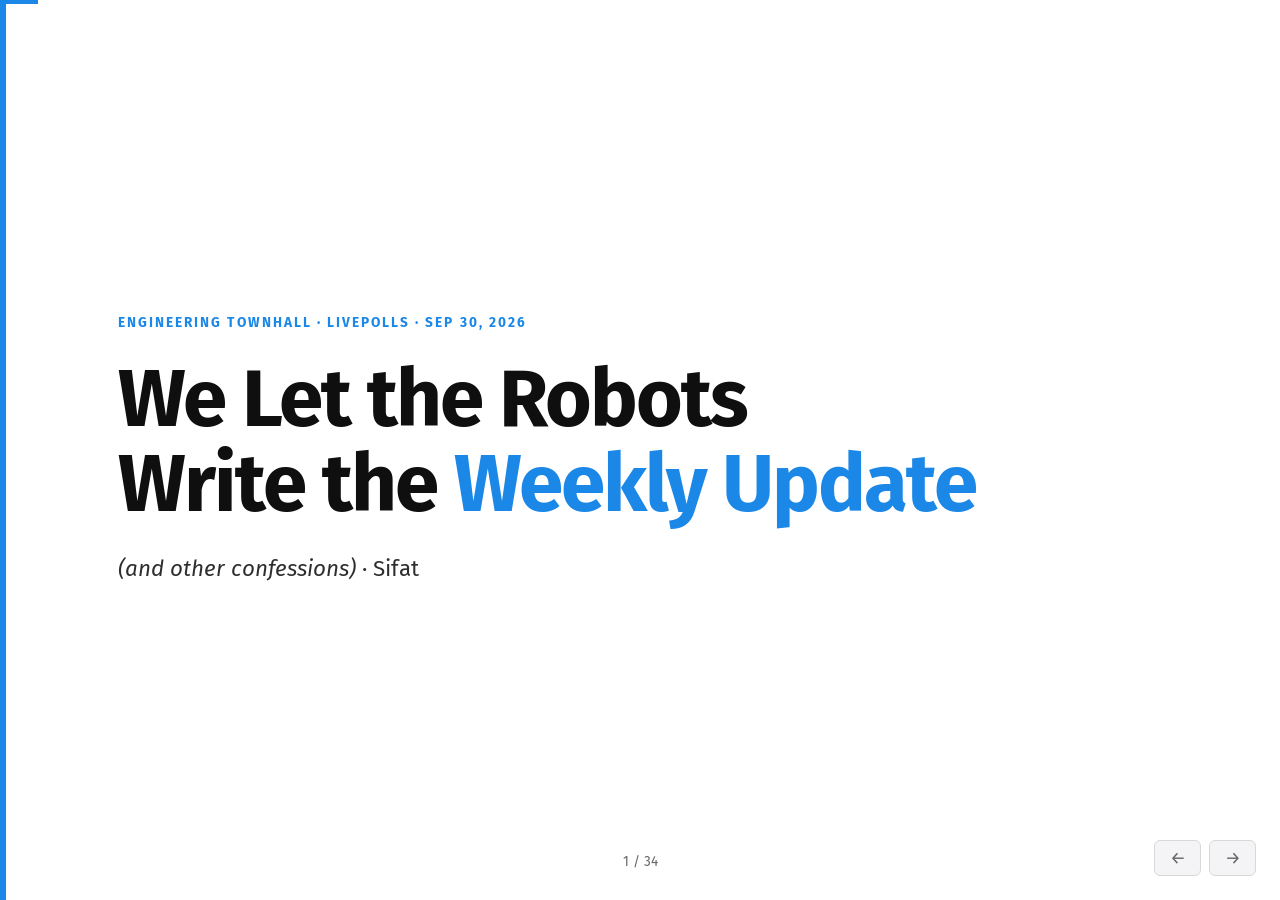
<file: eth_sessions/2026.09.30/session_v1.html>
<!DOCTYPE html>
<html lang="en">
<head>
  <meta charset="UTF-8" />
  <meta name="viewport" content="width=device-width, initial-scale=1.0" />
  <title>ETH · LivePolls — We Let the Robots Write the Weekly Update</title>
  <style>
  @import url('https://fonts.googleapis.com/css2?family=Fira+Sans:ital,wght@0,300;0,400;0,500;0,600;0,700;1,400&family=Fira+Mono:wght@400;500&display=swap');

  /* ============================================================
     base — wick-ui tokens (QuestionPro)
     ============================================================ */
  :root {
    --wu-color-gray-lead: oklch(47.8% 0.0244 255);
    --wu-color-gray-subtle: oklch(68.9% 0 0);
    --wu-color-gray-40: oklch(88.2% 0 0);
    --wu-color-gray-10: oklch(97% 0 0);
    --wu-color-blue-p: oklch(61.6% 0.1696 251.2);
    --wu-color-blue-q: oklch(35.4% 0.1335 266.3);
    --wu-color-blue-deep: oklch(45.1% 0.1159 254.5);
    --wu-color-blue-soft: oklch(93.4% 0.0426 224.9);
    --wu-color-orange-deep: oklch(72.3% 0.1755 56.7);
    --wu-color-red-deep: oklch(53.1% 0.2178 29.2);
    --wu-color-maroon: oklch(45.3% 0.186 29.2);
    --wu-color-green-deep: oklch(49.9% 0.1603 139.9);

    --bg: #fff;
    --fg: #0f0f0f;
    --fg-sub: #2e2e2e;
    --fg-muted: #666;
    --border: var(--wu-color-gray-40);
    --surface: #f4f4f6;
    --accent: var(--wu-color-blue-p);
    --ai: var(--wu-color-blue-p);
    --not-ai: var(--wu-color-red-deep);
    --accent-tint: oklch(61.6% 0.1696 251.2 / 8%);
    --red-tint: oklch(53.1% 0.2178 29.2 / 7%);
  }

  *, *::before, *::after { box-sizing: border-box; margin: 0; padding: 0; }

  html, body {
    height: 100%;
    font-family: 'Fira Sans', system-ui, sans-serif;
    font-size: 16px;
    line-height: 1.5;
    color: var(--fg);
    background: var(--bg);
    -webkit-font-smoothing: antialiased;
  }

  code, .mono { font-family: 'Fira Mono', ui-monospace, monospace; }

  .slides { width: 100vw; height: 100vh; overflow: hidden; position: relative; }

  .slide {
    position: absolute; inset: 0;
    display: flex; flex-direction: column; justify-content: center; align-items: flex-start;
    padding: 4.5rem 7rem;
    background: var(--bg);
    opacity: 0; pointer-events: none;
    transition: opacity 0.35s ease;
  }
  .slide.active { opacity: 1; pointer-events: auto; }
  .slide.center { align-items: center; text-align: center; }
  .slide.title-slide { border-left: 6px solid var(--accent); }

  h1 { font-size: 5rem; font-weight: 700; line-height: 1.06; letter-spacing: -0.025em; }
  h2 { font-size: 3.5rem; font-weight: 600; line-height: 1.1; letter-spacing: -0.015em; }
  p  { font-size: 1.4rem; color: var(--fg-sub); line-height: 1.6; }
  .accent { color: var(--accent); }
  .red { color: var(--not-ai); }
  .muted { color: var(--fg-muted); }

  .kicker {
    font-size: 0.85rem; font-weight: 700; letter-spacing: 0.15em;
    text-transform: uppercase; color: var(--accent); margin-bottom: 1.5rem;
  }

  .slide.divider { background: var(--accent); }
  .slide.divider .kicker { color: oklch(100% 0 0 / 70%); }
  .slide.divider h2 { color: #fff; }
  .slide.divider .sub { font-size: 1.35rem; color: oklch(100% 0 0 / 70%); margin-top: 0.75rem; }

  /* ── AI / Not AI stamp ── */
  .stamp {
    display: inline-block;
    font-size: 1.1rem; font-weight: 700; letter-spacing: 0.14em; text-transform: uppercase;
    padding: 0.35rem 1rem;
    border: 3px solid currentColor; border-radius: 8px;
    transform: rotate(-6deg);
    white-space: nowrap;
  }
  .stamp.ai  { color: var(--ai);  background: var(--accent-tint); }
  .stamp.not { color: var(--not-ai); background: var(--red-tint); }
  .stamp.later { color: var(--wu-color-orange-deep); background: oklch(72.3% 0.1755 56.7 / 8%); }
  .stamp.big { font-size: 2.6rem; padding: 0.6rem 2rem; border-width: 5px; border-radius: 14px; }
  .corner-stamp { position: absolute; top: 3.5rem; right: 5rem; }

  /* ── LIVE cue ── */
  .live {
    position: absolute; top: 3.75rem; left: 7rem;
    display: inline-flex; align-items: center; gap: 0.5rem;
    font-size: 0.8rem; font-weight: 700; letter-spacing: 0.15em; text-transform: uppercase;
    color: var(--not-ai);
  }
  .live::before {
    content: ''; width: 10px; height: 10px; border-radius: 50%; background: var(--not-ai);
  }
  @media (prefers-reduced-motion: no-preference) {
    .live::before { animation: pulse 1.4s ease-in-out infinite; }
    @keyframes pulse { 50% { opacity: 0.25; } }
  }

  /* ── Terminal ── */
  .terminal { background: #0e0e0e; border-radius: 12px; padding: 1.4rem 1.9rem; margin-top: 2.25rem; width: 100%; max-width: 760px; text-align: left; }
  .terminal-bar { display: flex; gap: 0.5rem; margin-bottom: 1rem; }
  .terminal-dot { width: 12px; height: 12px; border-radius: 50%; }
  .terminal-dot:nth-child(1) { background: #ff5f57; }
  .terminal-dot:nth-child(2) { background: #febc2e; }
  .terminal-dot:nth-child(3) { background: #28c840; }
  .terminal-line { font-family: 'Fira Mono', monospace; font-size: 1.05rem; line-height: 1.8; color: #ccc; }
  .t-prompt { color: #528bff; }
  .t-cmd { color: #efefef; }
  .t-dim { color: #777; }
  .t-ok { color: #3ecf6e; }
  .t-cursor { display: inline-block; width: 2px; height: 1.1em; background: #528bff; vertical-align: text-bottom; margin-left: 2px; animation: blink 1s step-end infinite; }
  @keyframes blink { 50% { opacity: 0; } }

  /* ── Agenda ── */
  .agenda { list-style: none; margin-top: 2.25rem; width: 100%; max-width: 860px; }
  .agenda li { display: flex; gap: 1.5rem; padding: 1.3rem 0; border-bottom: 1px solid var(--border); align-items: baseline; }
  .agenda li:last-child { border-bottom: none; }
  .ag-time { font-size: 0.95rem; font-weight: 700; color: var(--accent); width: 80px; flex-shrink: 0; }
  .ag-title { font-size: 1.3rem; font-weight: 700; }
  .ag-desc { font-size: 1.05rem; color: var(--fg-muted); margin-top: 0.15rem; }

  /* ── Two-column split ── */
  .split { display: grid; grid-template-columns: 1fr 1fr; gap: 3rem; width: 100%; margin-top: 2.25rem; }
  .col { border: 1px solid var(--border); border-radius: 14px; padding: 1.5rem 1.75rem; background: var(--surface); position: relative; }
  .col.ai { border-color: var(--ai); background: var(--accent-tint); }
  .col.not { border-color: var(--not-ai); background: var(--red-tint); }
  .col .stamp { position: absolute; top: -1.1rem; right: 1.25rem; background: #fff; }
  .col h4 { font-size: 1.2rem; font-weight: 700; margin-bottom: 1rem; }
  .col ul { list-style: none; display: flex; flex-direction: column; gap: 0.6rem; }
  .col li { font-size: 1.05rem; color: var(--fg-sub); line-height: 1.4; }
  .col li code { font-size: 0.95rem; color: var(--fg); }
  .col .foot { margin-top: 1.1rem; font-size: 0.95rem; color: var(--fg-muted); font-style: italic; }

  /* ── Rows (commands / hooks / layers) ── */
  .rows { display: flex; flex-direction: column; margin-top: 2.25rem; width: 100%; max-width: 900px; border: 1px solid var(--border); border-radius: 14px; overflow: hidden; }
  .row { display: flex; align-items: center; gap: 1.5rem; padding: 1.1rem 1.5rem; border-bottom: 1px solid var(--border); background: var(--surface); }
  .row:last-child { border-bottom: none; }
  .row-key { font-family: 'Fira Mono', monospace; font-size: 1.15rem; font-weight: 500; color: var(--accent); width: 190px; flex-shrink: 0; }
  .row-key.red { color: var(--not-ai); }
  .row-desc { font-size: 1.1rem; color: var(--fg-sub); flex: 1; }
  .row-tag { font-size: 0.72rem; font-weight: 700; letter-spacing: 0.08em; text-transform: uppercase; color: var(--fg-muted); border: 1px solid var(--border); background: #fff; border-radius: 4px; padding: 0.2rem 0.55rem; white-space: nowrap; }
  .row-tag.hot { color: var(--accent); border-color: var(--accent); }

  /* ── Lightning round ── */
  .lightning { display: grid; grid-template-columns: 1fr 1fr; gap: 1rem 3rem; margin-top: 2.25rem; width: 100%; max-width: 980px; }
  .ln { display: flex; align-items: center; justify-content: space-between; gap: 1rem; padding: 0.9rem 0; border-bottom: 1px dashed var(--border); }
  .ln span { font-size: 1.3rem; font-weight: 500; }
  .ln .stamp { font-size: 0.85rem; }

  /* ── Flow ── */
  .flow { display: flex; align-items: stretch; gap: 0; margin-top: 2.5rem; width: 100%; max-width: 1000px; }
  .flow-step { flex: 1; border: 2px solid var(--border); border-radius: 12px; padding: 1rem 1.1rem; background: var(--surface); text-align: left; }
  .flow-step.lit { border-color: var(--accent); background: var(--accent-tint); }
  .flow-step .n { font-size: 0.72rem; font-weight: 700; letter-spacing: 0.12em; text-transform: uppercase; color: var(--accent); }
  .flow-step .t { font-size: 1.2rem; font-weight: 700; margin-top: 0.2rem; }
  .flow-step .d { font-size: 0.95rem; color: var(--fg-muted); margin-top: 0.3rem; line-height: 1.4; }
  .flow-arr { align-self: center; font-size: 1.4rem; color: var(--fg-muted); padding: 0 0.6rem; }

  /* ── Embedding map ── */
  .emb { display: flex; gap: 3rem; align-items: center; margin-top: 2.25rem; width: 100%; }
  .emb-map { position: relative; width: 460px; height: 300px; border: 1px solid var(--border); border-radius: 14px; background: var(--surface); flex-shrink: 0; }
  .emb-dot { position: absolute; transform: translate(-50%, -50%); font-size: 1rem; font-weight: 600; padding: 0.25rem 0.7rem; border-radius: 999px; border: 2px solid var(--border); background: #fff; white-space: nowrap; }
  .emb-dot.a { border-color: var(--accent); color: var(--wu-color-blue-deep); }
  .emb-dot.b { border-color: var(--wu-color-orange-deep); color: oklch(45% 0.13 56); }
  .emb-vec { font-family: 'Fira Mono', monospace; font-size: 1.05rem; color: var(--fg-sub); line-height: 2; }
  .emb-vec b { color: var(--accent); font-weight: 500; }

  /* ── Scoreboard ── */
  .score { width: 100%; max-width: 900px; margin-top: 2rem; border-collapse: collapse; }
  .score th, .score td { text-align: left; padding: 0.9rem 1.1rem; border-bottom: 1px solid var(--border); font-size: 1.15rem; }
  .score th { font-size: 0.75rem; font-weight: 700; letter-spacing: 0.12em; text-transform: uppercase; color: var(--fg-muted); }
  .score td:first-child { font-weight: 600; }
  .score td.blank { color: var(--border); font-family: 'Fira Mono', monospace; }
  .score tr.base td { color: var(--accent); }

  /* ── Big quote / one-liner ── */
  .oneliner { margin-top: 2rem; font-family: 'Fira Mono', monospace; font-size: 1.25rem; background: var(--surface); border: 1px solid var(--border); border-left: 4px solid var(--accent); border-radius: 8px; padding: 1.1rem 1.4rem; color: var(--fg-sub); text-align: left; max-width: 980px; }
  .oneliner b { color: var(--fg); font-weight: 500; }

  /* ── Kudos ── */
  .kudos-grid { display: grid; grid-template-columns: repeat(3, 1fr); gap: 1.25rem; margin-top: 2.5rem; width: 100%; max-width: 1000px; }
  .kudo { border: 1px solid var(--border); border-radius: 14px; padding: 1.4rem 1.5rem; background: var(--surface); text-align: left; }
  .kudo .n { font-size: 0.72rem; font-weight: 700; letter-spacing: 0.12em; text-transform: uppercase; color: var(--accent); }
  .kudo .t { font-size: 1.35rem; font-weight: 700; margin-top: 0.3rem; }
  .kudo .d { font-size: 1rem; color: var(--fg-muted); margin-top: 0.4rem; line-height: 1.45; }

  /* ── Nav chrome ── */
  .slide-nav { position: fixed; bottom: 1.5rem; right: 1.5rem; display: flex; gap: 0.5rem; z-index: 100; }
  .slide-nav button { font-family: inherit; font-size: 1.1rem; padding: 0.4rem 0.9rem; border: 1px solid var(--border); border-radius: 6px; background: var(--surface); color: var(--fg-muted); cursor: pointer; }
  .slide-nav button:hover { color: var(--fg); }
  .slide-counter { position: fixed; bottom: 1.75rem; left: 50%; transform: translateX(-50%); font-size: 0.85rem; color: var(--fg-muted); }
  .progress-bar { position: fixed; top: 0; left: 0; height: 4px; background: var(--accent); width: 0; z-index: 100; transition: width 0.35s cubic-bezier(.2,.8,.2,1); }

  /* ── Motion ── */
  @media (prefers-reduced-motion: no-preference) {
    @keyframes riseIn  { from { opacity: 0; transform: translateY(24px); } to { opacity: 1; transform: none; } }
    @keyframes stampIn { 0% { opacity: 0; transform: rotate(-6deg) scale(2.2); } 70% { opacity: 1; transform: rotate(-6deg) scale(0.94); } 100% { transform: rotate(-6deg) scale(1); } }

    .slide.active .kicker { animation: riseIn 0.5s ease both; }
    .slide.active h1, .slide.active h2 { animation: riseIn 0.6s cubic-bezier(.2,.7,.2,1) 0.05s both; }
    .slide.active > p, .slide.active .terminal, .slide.active .split, .slide.active .rows,
    .slide.active .flow, .slide.active .emb, .slide.active .score, .slide.active .oneliner,
    .slide.active .agenda, .slide.active .lightning, .slide.active .kudos-grid { animation: riseIn 0.6s ease 0.18s both; }
    .slide.active .stamp { animation: stampIn 0.45s cubic-bezier(.2,.8,.2,1) 0.45s both; }
    .slide.active .ln:nth-child(n) .stamp { animation-delay: calc(0.4s + var(--i, 0) * 0.12s); }
  }
  </style>
</head>
<body>

<div class="slides">

  <!-- 01 · TITLE -->
  <div class="slide title-slide active">
    <div class="kicker">Engineering Townhall · LivePolls · Sep 30, 2026</div>
    <h1>We Let the Robots<br>Write the <span class="accent">Weekly Update</span></h1>
    <p style="margin-top: 1.5rem;"><em>(and other confessions)</em> · Sifat</p>
  </div>

  <!-- 02 · THE GAME -->
  <div class="slide center">
    <div class="kicker">House rule for the next 30 minutes</div>
    <h2>Everything gets a stamp.</h2>
    <div style="display: flex; gap: 4rem; margin-top: 3rem;">
      <span class="stamp ai big">AI</span>
      <span class="stamp not big">Not AI</span>
    </div>
    <p style="margin-top: 3rem; max-width: 720px;">Knowing when <em>not</em> to use AI is half the skill. There will be a quiz. Of course there will be a quiz. It's LivePolls.</p>
  </div>

  <!-- 03 · AGENDA -->
  <div class="slide">
    <div class="kicker">Today</div>
    <h2>Four confessions, one quiz, one hero.</h2>
    <ul class="agenda">
      <li><span class="ag-time">01</span><div><div class="ag-title">Nobody writes the weekly update anymore</div><div class="ag-desc">/weekly-update, live, straight into Slack</div></div></li>
      <li><span class="ag-time">02</span><div><div class="ag-title">We still don't let AI format our code</div><div class="ag-desc">AI commands vs husky guardrails</div></div></li>
      <li><span class="ag-time">03</span><div><div class="ag-title">We have an idea we haven't built</div><div class="ag-desc">The LivePolls Library: embeddings, vector DB, RAG</div></div></li>
      <li><span class="ag-time">04</span><div><div class="ag-title">The system prompt matters more than you think</div><div class="ag-desc">Live A/B on a real bug</div></div></li>
    </ul>
  </div>

  <!-- ─────────── CONFESSION 1 ─────────── -->
  <div class="slide divider center">
    <div class="kicker">Confession #1</div>
    <h2>Nobody writes the<br>weekly update anymore.</h2>
    <div class="sub">It writes itself. We just proofread.</div>
  </div>

  <!-- 05 · LIVE KICKOFF -->
  <div class="slide">
    <span class="live">Live</span>
    <span class="stamp ai corner-stamp">AI</span>
    <div class="kicker">Kicking it off now</div>
    <h2>One command. Then we wait.</h2>
    <div class="terminal">
      <div class="terminal-bar"><div class="terminal-dot"></div><div class="terminal-dot"></div><div class="terminal-dot"></div></div>
      <div class="terminal-line"><span class="t-prompt">ruby ❯</span> <span class="t-cmd">/weekly-update skip tests</span><span class="t-cursor"></span></div>
      <div class="terminal-line t-dim">→ radar bugs · total users · 500s · query perf · commits → #livepolls-bd</div>
    </div>
    <p style="margin-top: 2rem;">Tests skipped because nobody wants to watch Playwright boot on a projector.</p>
  </div>

  <!-- 06 · NOT A MAGIC BUTTON -->
  <div class="slide">
    <div class="kicker">While it cooks</div>
    <h2>Not a magic button.<br>A <span class="accent">296-line</span> prompt.</h2>
    <div class="rows">
      <div class="row"><span class="row-key">Never guess</span><span class="row-desc">No data? Print <code>SKIPPED</code>. A fake number is worse than no number.</span></div>
      <div class="row"><span class="row-key">Real authors</span><span class="row-desc">Credit comes from the PR's commits, not whoever clicked "merge".</span></div>
      <div class="row"><span class="row-key">Deploy stage</span><span class="row-desc">In <code>prod</code>? Production. In <code>master</code> only? Staging. Open? In Progress.</span></div>
      <div class="row"><span class="row-key">Drop the noise</span><span class="row-desc">Lint fixes, version bumps, flaky-test patches: not announcement-worthy.</span></div>
    </div>
  </div>

  <!-- 07 · SH VS AI INSIDE WEEKLY-UPDATE -->
  <div class="slide">
    <div class="kicker">Look inside</div>
    <h2>Even our AI command<br>mostly isn't AI.</h2>
    <div class="split">
      <div class="col not">
        <span class="stamp not">Not AI</span>
        <h4>Shell scripts: the numbers</h4>
        <ul>
          <li><code>radar-bugs.sh</code> · <code>total-users.sh</code></li>
          <li><code>500-errors.sh</code> · <code>query-perf.sh</code></li>
          <li><code>run-tests.sh</code> (four suites, in parallel)</li>
          <li><code>build-blocks.js</code> → <code>post-slack.sh</code></li>
        </ul>
        <div class="foot">Same input, same output. Every time.</div>
      </div>
      <div class="col ai">
        <span class="stamp ai">AI</span>
        <h4>The model: the judgment</h4>
        <ul>
          <li>Is this commit worth announcing?</li>
          <li>Feat, Fix, or Engineering?</li>
          <li>Turn <code>fix(edit-app): nav trigger</code> into a sentence a PM reads</li>
        </ul>
        <div class="foot">The parts where a human would have to think.</div>
      </div>
    </div>
  </div>

  <!-- 08 · WHY -->
  <div class="slide center">
    <div class="kicker">Why split it</div>
    <h1>LLMs are great at <span class="accent">judgment</span>.<br>Terrible at <span class="red">counting</span>.</h1>
    <p style="margin-top: 2rem; max-width: 760px;">You wouldn't ask the intern to retype a SQL result by hand. Don't ask the model either. Scripts fetch, the model writes.</p>
  </div>

  <!-- 09 · IT LANDED -->
  <div class="slide center">
    <span class="live" style="left: 50%; transform: translateX(-50%);">Live · #livepolls-bd</span>
    <div class="kicker" style="margin-top: 2rem;">Back to Slack</div>
    <h2>It landed.</h2>
    <p style="margin-top: 1.5rem; max-width: 720px;">Now pick any bullet in that thread and ask: <em>how did this commit get written in the first place?</em></p>
  </div>

  <!-- ─────────── CONFESSION 2 ─────────── -->
  <div class="slide divider center">
    <div class="kicker">Confession #2</div>
    <h2>We still don't let AI<br>format our code.</h2>
    <div class="sub">On purpose.</div>
  </div>

  <!-- 11 · AI COMMANDS -->
  <div class="slide">
    <span class="stamp ai corner-stamp">AI</span>
    <div class="kicker">Where AI earns its tokens</div>
    <h2>Three commands.<br>Three different brains.</h2>
    <div class="rows">
      <div class="row"><span class="row-key">/commit</span><span class="row-desc">Split staged changes into conventional commits, one per scope</span><span class="row-tag">haiku · cheap</span></div>
      <div class="row"><span class="row-key">/pr</span><span class="row-desc">Push, fill our PR template, open the PR</span><span class="row-tag hot">sonnet</span></div>
      <div class="row"><span class="row-key">/pr-check</span><span class="row-desc">Template + CLAUDE.md checklist, CI log triage, inline review</span><span class="row-tag hot">sonnet</span></div>
    </div>
    <p style="margin-top: 1.75rem;">Don't send a senior architect to write a commit message.</p>
  </div>

  <!-- 12 · LIVE COMMIT/PR -->
  <div class="slide">
    <span class="live">Live</span>
    <div class="kicker">Watch it</div>
    <h2>Stage. Commit. PR. Check.</h2>
    <div class="terminal">
      <div class="terminal-bar"><div class="terminal-dot"></div><div class="terminal-dot"></div><div class="terminal-dot"></div></div>
      <div class="terminal-line"><span class="t-prompt">ruby ❯</span> <span class="t-cmd">/commit</span></div>
      <div class="terminal-line t-ok">✓ fix(edit-app): show nav trigger on mobile</div>
      <div class="terminal-line t-ok">✓ docs: update weekly-update notes</div>
      <div class="terminal-line"><span class="t-prompt">ruby ❯</span> <span class="t-cmd">/pr</span></div>
      <div class="terminal-line"><span class="t-prompt">ruby ❯</span> <span class="t-cmd">/pr-check</span><span class="t-cursor"></span></div>
    </div>
  </div>

  <!-- 13 · PR-CHECK FORMAT -->
  <div class="slide">
    <div class="kicker">/pr-check house style</div>
    <h2>One line. What, why, fix.<br><span class="muted">No essays.</span></h2>
    <div class="oneliner"><b>Migration has no down()</b> — rollback on regional DBs will fail. Fix: add down() dropping answer_text.</div>
    <div class="oneliner"><b>CI e2e failed on ENOTFOUND mysql-test</b> — runner infra, not your code. Fix: re-run the job.</div>
    <p style="margin-top: 1.75rem;">Posted as inline review comments. Never approves, never blocks. It advises.</p>
  </div>

  <!-- 14 · HUSKY -->
  <div class="slide">
    <span class="stamp not corner-stamp">Not AI</span>
    <div class="kicker">Where AI is not invited</div>
    <h2>Husky does the boring,<br>for free, forever.</h2>
    <div class="rows">
      <div class="row"><span class="row-key red">pre-commit</span><span class="row-desc"><code>lint-staged</code>: lint + format only the files you touched</span></div>
      <div class="row"><span class="row-key red">commit-msg</span><span class="row-desc"><code>commitlint</code>: conventional commits or it bounces</span></div>
      <div class="row"><span class="row-key red">pre-push</span><span class="row-desc">Runs only the tests related to what you changed</span></div>
    </div>
    <p style="margin-top: 1.75rem;">Deterministic. Instant. Zero tokens. Never hallucinates a semicolon.</p>
  </div>

  <!-- 15 · THE RULE + LIGHTNING -->
  <div class="slide">
    <div class="kicker">The rule</div>
    <h2>If a guardrail can do it,<br>AI doesn't.</h2>
    <div class="lightning">
      <div class="ln" style="--i:0"><span>Format the code</span><span class="stamp not">Not AI</span></div>
      <div class="ln" style="--i:1"><span>Write the commit message</span><span class="stamp ai">AI</span></div>
      <div class="ln" style="--i:2"><span>Count total users</span><span class="stamp not">Not AI</span></div>
      <div class="ln" style="--i:3"><span>Triage a 2,000-line CI log</span><span class="stamp ai">AI</span></div>
      <div class="ln" style="--i:4"><span>Enforce commit format</span><span class="stamp not">Not AI</span></div>
      <div class="ln" style="--i:5"><span>Summarize the week</span><span class="stamp ai">AI</span></div>
    </div>
  </div>

  <!-- 16 · CTA -->
  <div class="slide center">
    <div class="kicker">Yours tomorrow</div>
    <h2><code>git pull</code></h2>
    <div class="terminal" style="max-width: 620px;">
      <div class="terminal-bar"><div class="terminal-dot"></div><div class="terminal-dot"></div><div class="terminal-dot"></div></div>
      <div class="terminal-line t-dim">ruby/.claude/commands/</div>
      <div class="terminal-line">├── <span class="t-cmd">weekly-update.md</span></div>
      <div class="terminal-line">├── <span class="t-cmd">commit.md</span></div>
      <div class="terminal-line">├── <span class="t-cmd">pr.md</span></div>
      <div class="terminal-line">└── <span class="t-cmd">pr-check.md</span></div>
    </div>
  </div>

  <!-- ─────────── CONFESSION 3 ─────────── -->
  <div class="slide divider center">
    <div class="kicker">Confession #3</div>
    <h2>We have an idea<br>we haven't built.</h2>
    <div class="sub">No demo. Just ambition and three definitions.</div>
  </div>

  <!-- 18 · TODAY: LIVE GEN -->
  <div class="slide">
    <span class="live">Live · LivePolls</span>
    <span class="stamp ai corner-stamp">AI</span>
    <div class="kicker">What we have today</div>
    <h2>Attach a file.<br>Get questions.</h2>
    <p style="margin-top: 1.75rem; max-width: 800px;">Right now: I'm feeding <em>this deck</em> to LivePolls' AI generator. Six questions. They're your quiz in 15 minutes.</p>
    <p style="margin-top: 0.75rem; max-width: 800px;" class="muted">If a question is wrong, blame the AI. If it's too easy, blame me.</p>
  </div>

  <!-- 19 · THE PROBLEM -->
  <div class="slide center">
    <div class="kicker">The catch</div>
    <h1>"10 questions from<br>chapter 4, please."</h1>
    <p style="margin-top: 2rem; max-width: 780px;">Today the model re-reads the <em>whole</em> 300-page book. Every time. Ask again, pay again, wait again.</p>
  </div>

  <!-- 20 · EMBEDDING -->
  <div class="slide">
    <div class="kicker">Definition 1 of 3</div>
    <h2><span class="accent">Embedding</span>: meaning, as numbers.</h2>
    <div class="emb">
      <div class="emb-map">
        <span class="emb-dot a" style="left: 22%; top: 28%;">photosynthesis</span>
        <span class="emb-dot a" style="left: 36%; top: 48%;">chlorophyll</span>
        <span class="emb-dot a" style="left: 20%; top: 66%;">sunlight</span>
        <span class="emb-dot b" style="left: 76%; top: 30%;">invoice</span>
        <span class="emb-dot b" style="left: 70%; top: 70%;">refund</span>
      </div>
      <div>
        <div class="emb-vec">"chlorophyll" → <b>[0.12, -0.83, 0.44, …]</b></div>
        <div class="emb-vec">"invoice" → <b>[-0.71, 0.09, -0.22, …]</b></div>
        <p style="margin-top: 1.25rem; max-width: 440px;">Similar meaning, nearby numbers. "Chlorophyll" lives next to "sunlight", far from "refund".</p>
      </div>
    </div>
  </div>

  <!-- 21 · VECTOR DB -->
  <div class="slide">
    <div class="kicker">Definition 2 of 3</div>
    <h2><span class="accent">Vector DB</span>: Ctrl+F for meaning.</h2>
    <div class="rows">
      <div class="row"><span class="row-key">Stores</span><span class="row-desc">Every chunk of the book, as an embedding</span></div>
      <div class="row"><span class="row-key">Finds</span><span class="row-desc">The chunks <em>closest in meaning</em> to your question, in milliseconds</span></div>
      <div class="row"><span class="row-key">Embedded</span><span class="row-desc">Lives inside the app as a file. No extra server to babysit.</span></div>
    </div>
  </div>

  <!-- 22 · RAG -->
  <div class="slide">
    <div class="kicker">Definition 3 of 3</div>
    <h2><span class="accent">RAG</span>: look it up, then answer.</h2>
    <div class="flow">
      <div class="flow-step"><div class="n">R · Retrieve</div><div class="t">Find the chunks</div><div class="d">Vector DB returns chapter 4's relevant pages</div></div>
      <div class="flow-arr">→</div>
      <div class="flow-step"><div class="n">A · Augment</div><div class="t">Stuff the prompt</div><div class="d">Only those pages go to the model, not all 300</div></div>
      <div class="flow-arr">→</div>
      <div class="flow-step lit"><div class="n">G · Generate</div><div class="t">Write the quiz</div><div class="d">Grounded in your book, not the model's memory</div></div>
    </div>
    <p style="margin-top: 2rem;">Open-book exam instead of a memory test.</p>
  </div>

  <!-- 23 · LIBRARY -->
  <div class="slide">
    <span class="stamp later corner-stamp">AI, later</span>
    <div class="kicker">The idea</div>
    <h2>The LivePolls <span class="accent">Library</span></h2>
    <div class="flow">
      <div class="flow-step"><div class="n">Once</div><div class="t">Upload</div><div class="d">Your books, PDFs, docs</div></div>
      <div class="flow-arr">→</div>
      <div class="flow-step"><div class="n">Once</div><div class="t">Index</div><div class="d">Chunk, embed, store</div></div>
      <div class="flow-arr">→</div>
      <div class="flow-step lit"><div class="n">Forever</div><div class="t">Ask</div><div class="d">"10 Qs, chapter 4": fast, and different every time</div></div>
    </div>
    <div class="rows" style="max-width: 1000px;">
      <div class="row"><span class="row-key">Step 1</span><span class="row-desc">PDF &amp; docs</span></div>
      <div class="row"><span class="row-key">Step 2</span><span class="row-desc">Chapters &amp; sections as first-class targets</span></div>
      <div class="row"><span class="row-key">Step 3</span><span class="row-desc">Audio &amp; video: quiz from last week's lecture</span></div>
    </div>
  </div>

  <!-- 24 · ASK -->
  <div class="slide center">
    <div class="kicker">The ask</div>
    <h1>POC in <span class="accent">Q4</span>.<br>Send us your use case.</h1>
    <p style="margin-top: 2rem; max-width: 700px;">What would you upload first? Tell us, and it goes on the list.</p>
  </div>

  <!-- ─────────── CONFESSION 4 ─────────── -->
  <div class="slide divider center">
    <div class="kicker">Confession #4</div>
    <h2>The system prompt matters<br>more than you think.</h2>
    <div class="sub">Same model. Very different engineer.</div>
  </div>

  <!-- 26 · LAYERS -->
  <div class="slide">
    <div class="kicker">What the model actually reads</div>
    <h2>Three layers.<br>Most people only touch one.</h2>
    <div class="rows">
      <div class="row"><span class="row-key">System prompt</span><span class="row-desc"><strong>How</strong> the agent behaves: rules, discipline, output style</span><span class="row-tag hot">this talk</span></div>
      <div class="row"><span class="row-key">CLAUDE.md</span><span class="row-desc"><strong>What</strong> the project is: stack, commands, conventions</span><span class="row-tag">context</span></div>
      <div class="row"><span class="row-key">Your message</span><span class="row-desc"><strong>What</strong> you want right now</span><span class="row-tag">task</span></div>
    </div>
  </div>

  <!-- 27 · GENERIC VS MINE -->
  <div class="slide">
    <div class="kicker">Default vs tuned</div>
    <h2>Claude Code's prompt is<br>written for <span class="red">everyone</span>.</h2>
    <div class="split">
      <div class="col">
        <h4>Stock Claude Code</h4>
        <ul>
          <li>Generic software-engineering rules</li>
          <li>Tuned for the average user</li>
          <li>Tends to add "helpful" extras</li>
        </ul>
      </div>
      <div class="col ai">
        <h4>My 176-line system prompt</h4>
        <ul>
          <li>Read before you edit. Evidence over assumption.</li>
          <li>Smallest correct change. No drive-by refactors.</li>
          <li>Verify once, at the end. Then stop.</li>
          <li>Terse output. Three lines, not three paragraphs.</li>
        </ul>
      </div>
    </div>
  </div>

  <!-- 28 · A/B LIVE -->
  <div class="slide">
    <span class="live">Live · A/B</span>
    <div class="kicker">Same bug, two agents</div>
    <h2>"Nav trigger doesn't show<br>on mobile. Fix it."</h2>
    <table class="score">
      <thead><tr><th></th><th>Files touched</th><th>Lines changed</th><th>Tokens out</th></tr></thead>
      <tbody>
        <tr class="base"><td>The human fix (c13be28a2)</td><td>2</td><td>+15 −1</td><td>—</td></tr>
        <tr><td>Stock Claude Code</td><td class="blank">__</td><td class="blank">__</td><td class="blank">__</td></tr>
        <tr><td>pi + system prompt</td><td class="blank">__</td><td class="blank">__</td><td class="blank">__</td></tr>
      </tbody>
    </table>
    <p style="margin-top: 1.5rem;" class="muted">Real bug from last week, reverted on a demo branch. Closest to the human wins.</p>
  </div>

  <!-- 29 · TAKEAWAY -->
  <div class="slide center">
    <div class="kicker">Steal this</div>
    <h2>Write the rules once.<br>Stop repeating them every prompt.</h2>
    <div class="terminal" style="max-width: 760px;">
      <div class="terminal-bar"><div class="terminal-dot"></div><div class="terminal-dot"></div><div class="terminal-dot"></div></div>
      <div class="terminal-line"><span class="t-prompt">❯</span> <span class="t-cmd">claude --append-system-prompt-file ./rules.md</span></div>
    </div>
    <p style="margin-top: 1.75rem; max-width: 760px;">Is it pi or the prompt? Both. But the prompt is the part you can copy tomorrow.</p>
  </div>

  <!-- 30 · RECAP -->
  <div class="slide">
    <div class="kicker">Recap</div>
    <h2>Four confessions, stamped.</h2>
    <div class="lightning">
      <div class="ln" style="--i:0"><span>Weekly update prose</span><span class="stamp ai">AI</span></div>
      <div class="ln" style="--i:1"><span>Weekly update numbers</span><span class="stamp not">Not AI</span></div>
      <div class="ln" style="--i:2"><span>Commit / PR / PR check</span><span class="stamp ai">AI</span></div>
      <div class="ln" style="--i:3"><span>Lint / format / commitlint</span><span class="stamp not">Not AI</span></div>
      <div class="ln" style="--i:4"><span>The Library</span><span class="stamp later">AI, later</span></div>
      <div class="ln" style="--i:5"><span>Your system prompt</span><span class="stamp ai">You</span></div>
    </div>
  </div>

  <!-- ─────────── LIVEPOLL ─────────── -->
  <div class="slide divider center">
    <div class="kicker">LivePoll · 5 minutes</div>
    <h2>Your turn.</h2>
    <div class="sub">Six questions, written by LivePolls AI 15 minutes ago. Fastest correct answers win.</div>
  </div>

  <!-- ─────────── KUDOS ─────────── -->
  <div class="slide">
    <div class="kicker">Kudos</div>
    <h2><span class="accent">Musa</span> put LivePolls inside<br>other people's products.</h2>
    <div class="kudos-grid">
      <div class="kudo"><div class="n">LTI</div><div class="t">Canvas &amp; Moodle</div><div class="d">Resource-link binding, and nobody can hijack a grade passback on his watch.</div></div>
      <div class="kudo"><div class="n">OAuth bridge</div><div class="t">Google Slides</div><div class="d">Iframe API bridge so presenters stay logged in inside Slides. With e2e tests.</div></div>
      <div class="kudo"><div class="n">Auth fix</div><div class="t">Microsoft Teams</div><div class="d">Teams auth iframe fixed, app renamed to its proper "LivePolls".</div></div>
    </div>
    <p style="margin-top: 1.75rem;">51 commits in three months. Now imagine him with <code>/commit</code>.</p>
  </div>

  <!-- THANKS -->
  <div class="slide center">
    <div class="kicker">That's it</div>
    <h1>Thank you.</h1>
    <p style="margin-top: 1.5rem;">Questions? Stamp them yourself.</p>
  </div>

  <!-- EMERGENCY (press End) -->
  <div class="slide center">
    <div class="kicker">AI or Not AI?</div>
    <h1>The demo broke.</h1>
    <div style="margin-top: 2.5rem;"><span class="stamp not big">Not AI</span></div>
    <p style="margin-top: 2.5rem;">That was me. Rolling the recording.</p>
  </div>

</div>

<div class="progress-bar" id="progress"></div>

<nav class="slide-nav">
  <button id="prev" aria-label="Previous slide">←</button>
  <button id="next" aria-label="Next slide">→</button>
</nav>
<div class="slide-counter" id="counter"></div>

<script>
  const slides = document.querySelectorAll('.slide');
  const progress = document.getElementById('progress');
  const counter = document.getElementById('counter');
  let cur = 0;
  function show(n) {
    slides[cur].classList.remove('active');
    cur = (n + slides.length) % slides.length;
    slides[cur].classList.add('active');
    counter.textContent = `${cur + 1} / ${slides.length}`;
    progress.style.width = `${((cur + 1) / slides.length) * 100}%`;
  }
  document.getElementById('next').onclick = () => show(cur + 1);
  document.getElementById('prev').onclick = () => show(cur - 1);
  document.addEventListener('keydown', e => {
    if (e.key === 'ArrowRight' || e.key === ' ') { e.preventDefault(); show(cur + 1); }
    if (e.key === 'ArrowLeft') show(cur - 1);
    if (e.key === 'Home') show(0);
    if (e.key === 'End') show(slides.length - 1);
  });
  show(0);
</script>
</body>
</html>
</file>
